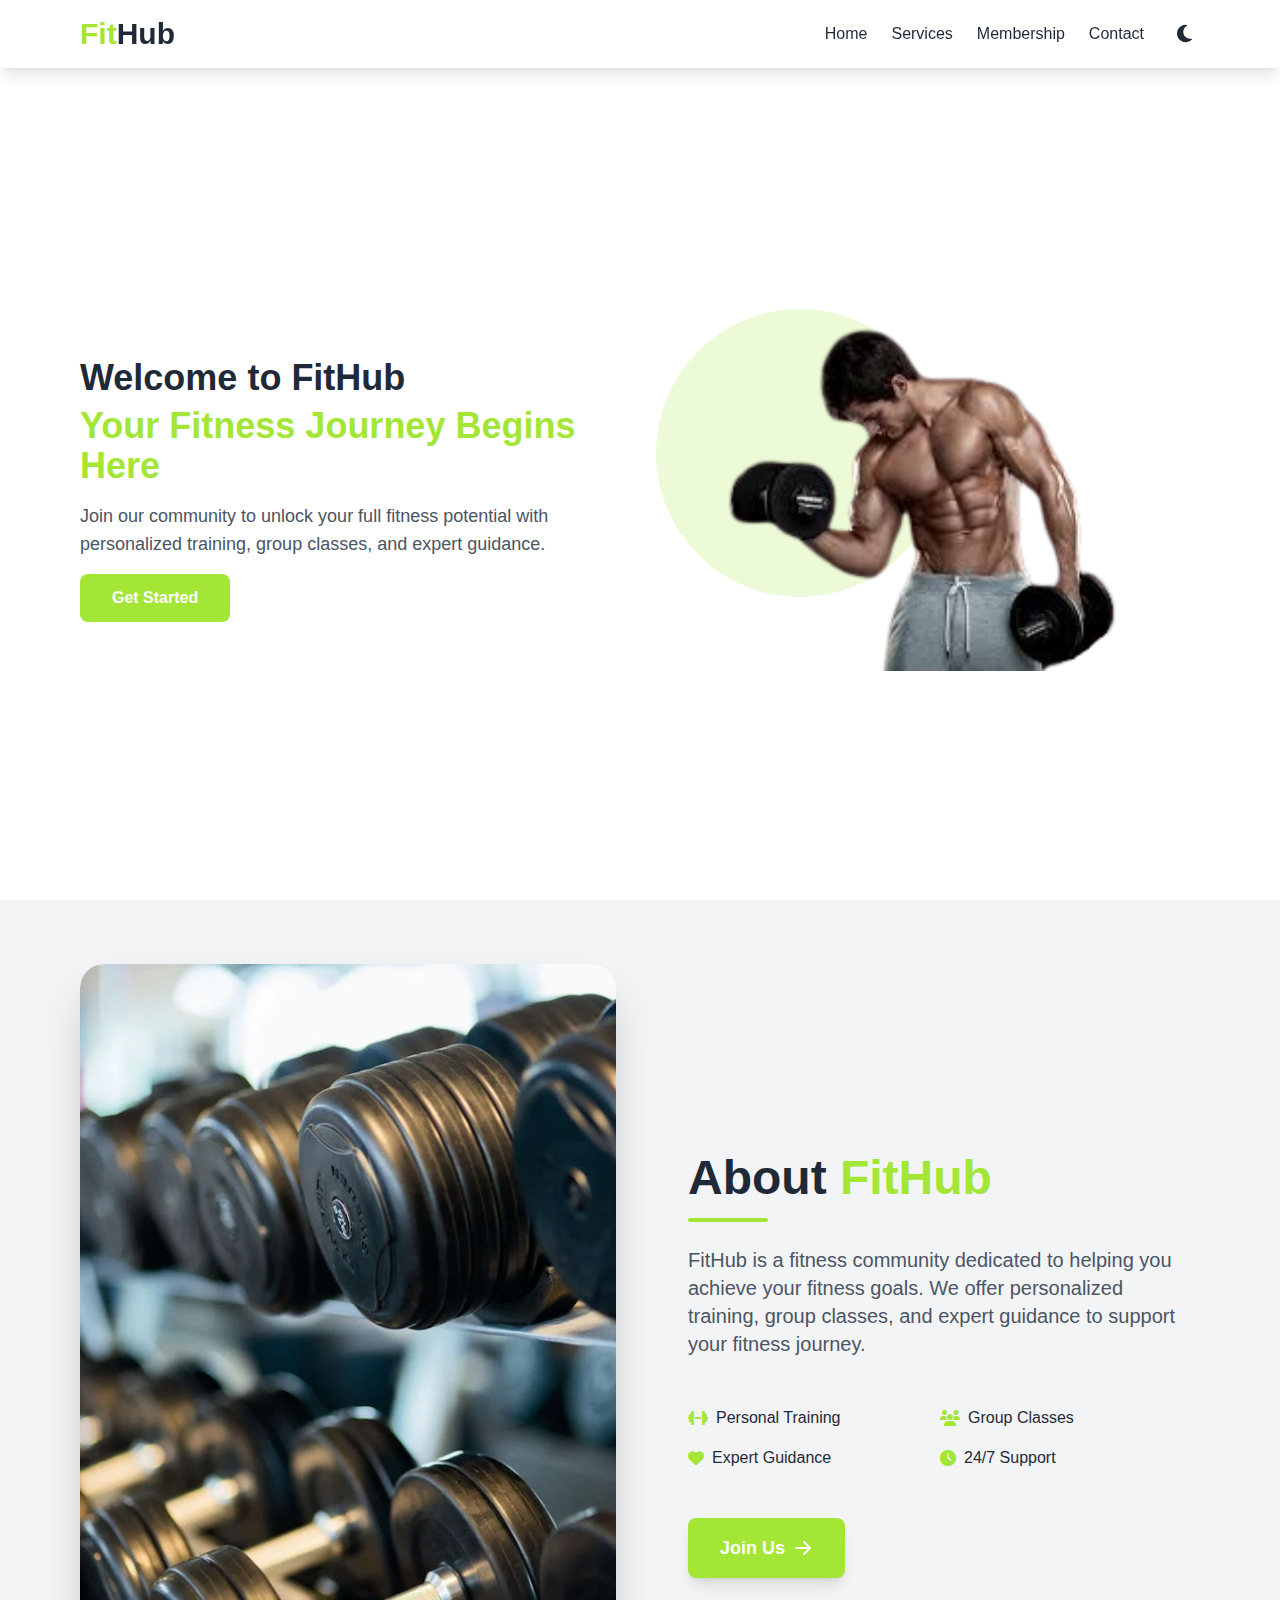
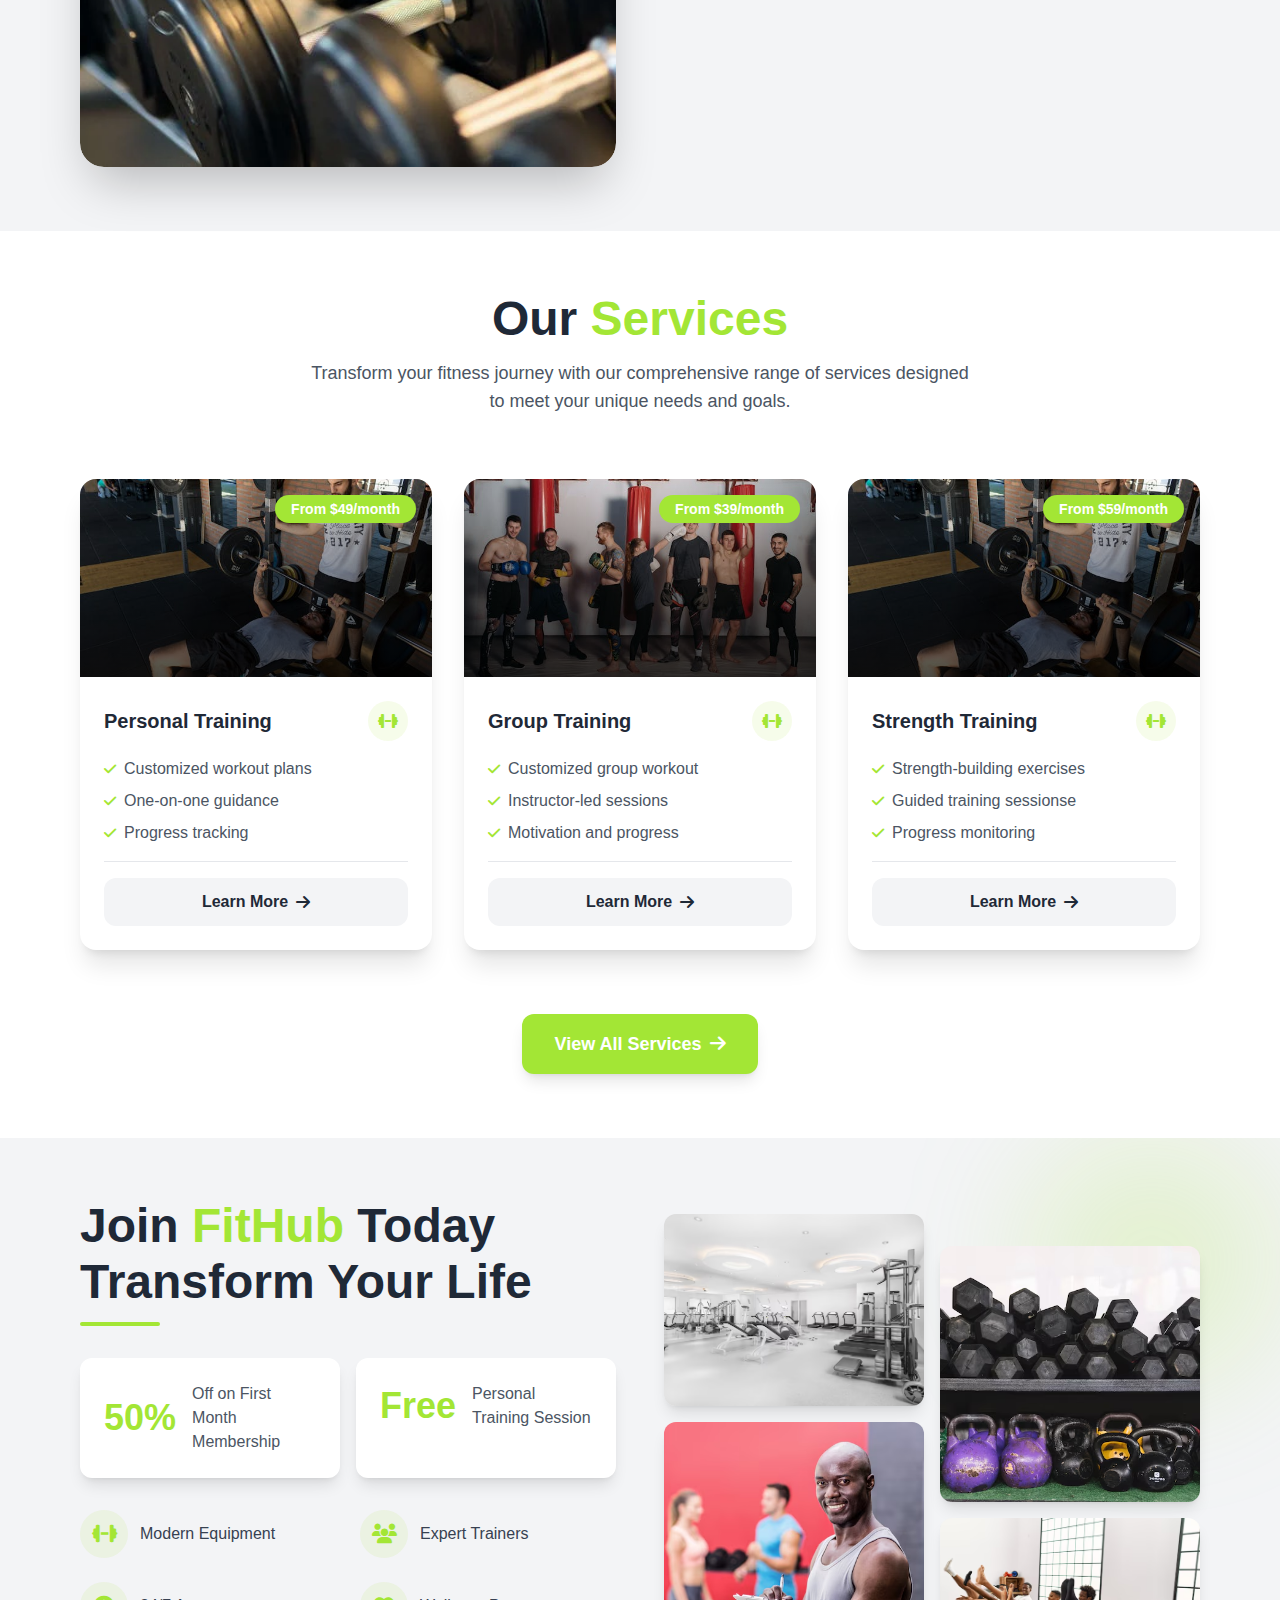
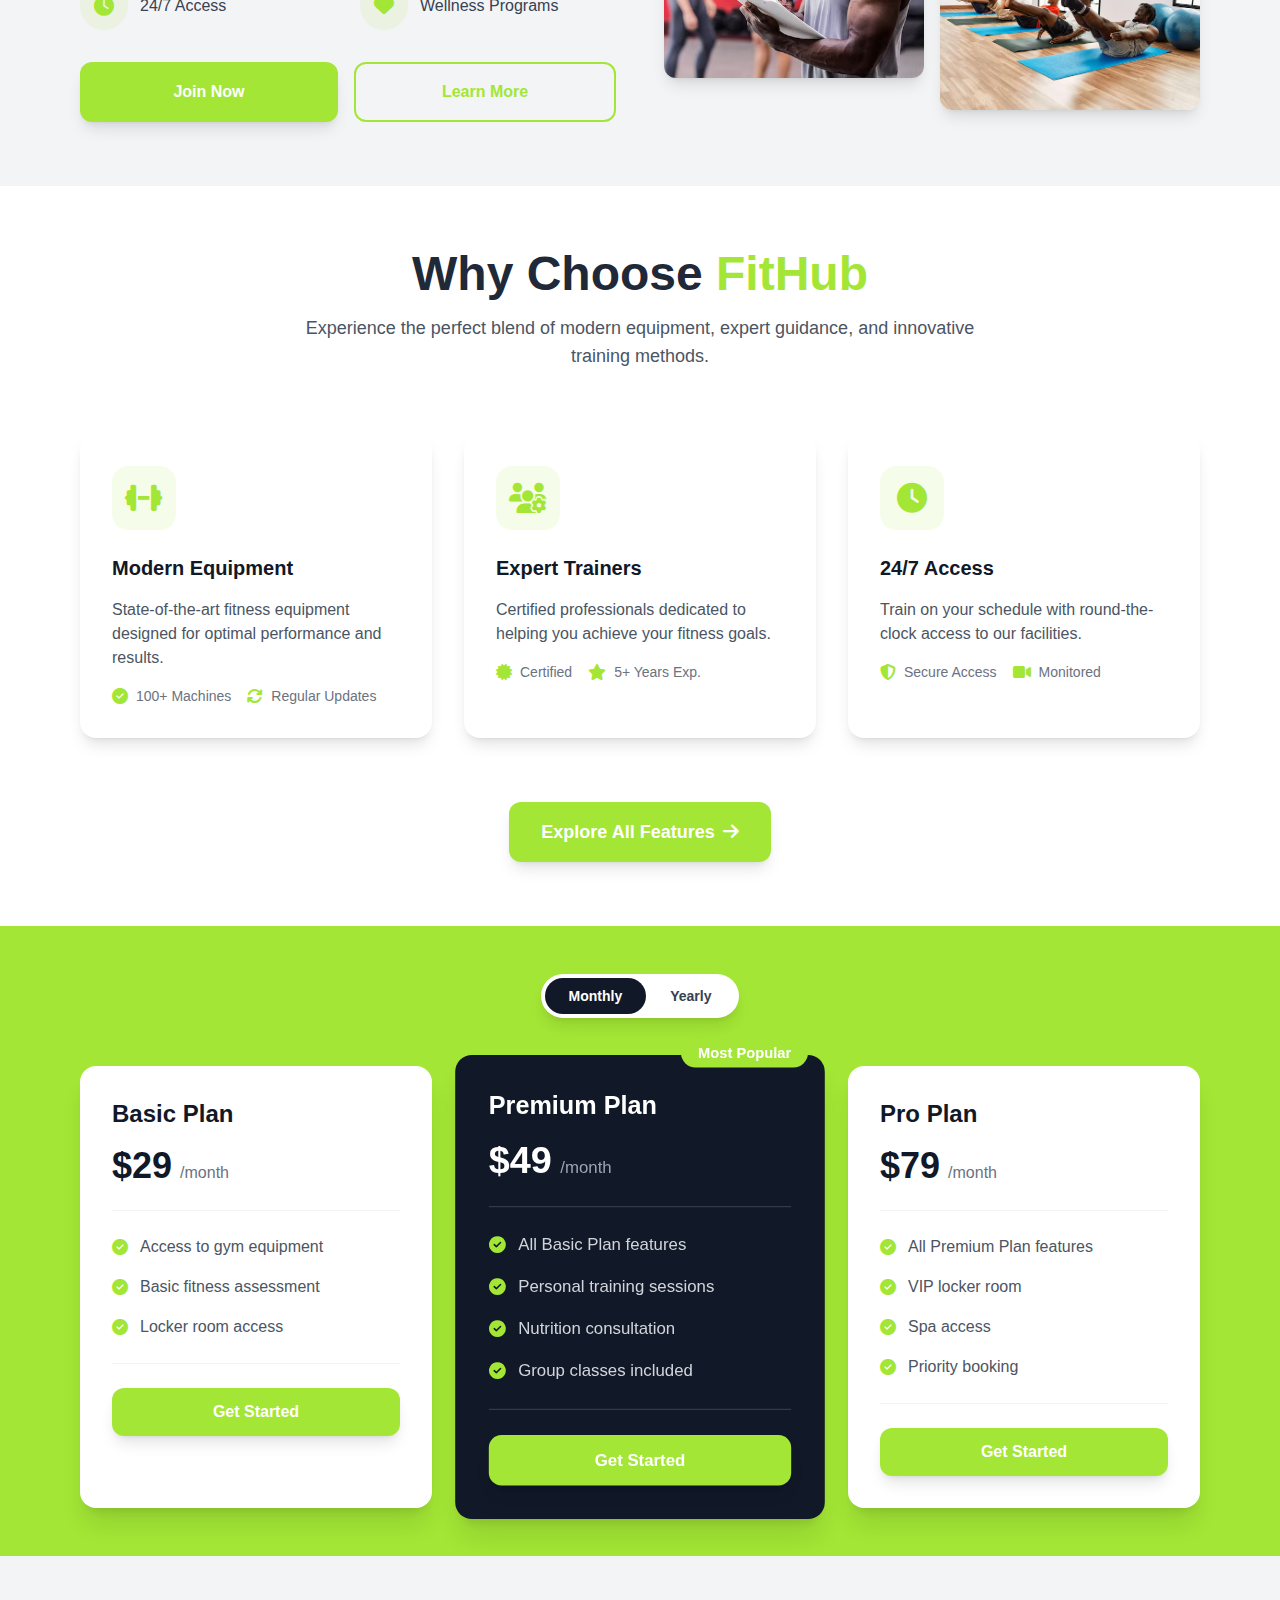
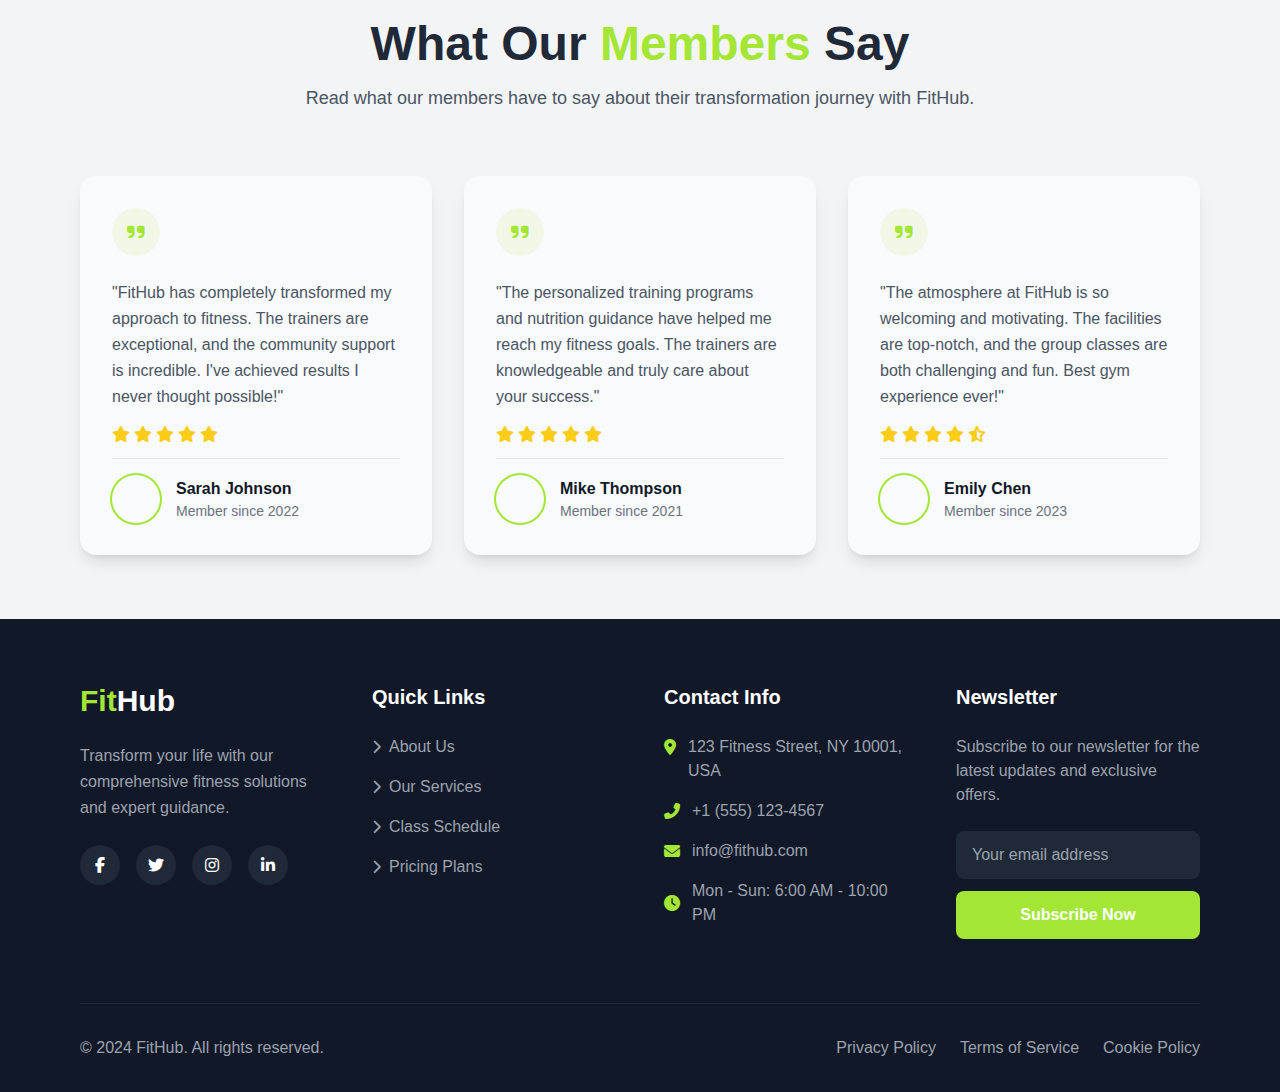
<file: index.html>
<!DOCTYPE html>
<html lang="en">

<head>
    <meta charset="UTF-8">
    <meta name="viewport" content="width=device-width, initial-scale=1.0">
    <title>FitHub</title>
    <link rel="stylesheet" href="src/css/output.css">
    <link rel="stylesheet" href="https://cdnjs.cloudflare.com/ajax/libs/font-awesome/6.7.2/css/all.min.css">
    <style>
        .mobile-menu-enter {
            animation: slideIn 0.3s ease-out forwards;
        }

        .mobile-menu-exit {
            animation: slideOut 0.3s ease-out forwards;
        }

        @keyframes slideIn {
            from {
                transform: translateX(-100%);
                opacity: 0;
            }

            to {
                transform: translateX(0);
                opacity: 1;
            }
        }

        @keyframes slideOut {
            from {
                transform: translateX(0);
                opacity: 1;
            }

            to {
                transform: translateX(-100%);
                opacity: 0;
            }
        }
    </style>
</head>

<body class="font-sans text-gray-800 dark:bg-gray-900 dark:text-white transition-colors duration-200 ease">
    <!-- Header -->
    <header class="bg-white dark:bg-gray-800 w-full shadow-lg fixed top-0 left-0 z-50 transition-colors duration-300">
        <nav class="container mx-auto px-4 py-4 flex items-center justify-between md:px-8 md:py-4 lg:px-20">
            <div class="flex items-center">
                <a href="#" class="font-bold text-2xl lg:text-3xl">
                    <span class="text-lime-400">Fit<span class="dark:text-white text-gray-800">Hub</span></span>
                </a>
            </div>
            <!-- Desktop Navigation -->
            <ul class="hidden md:flex items-center space-x-6">
                <li><a href="index.html" class=" link">Home</a>
                </li>
                <li><a href="service.html" class="link">Services</a>
                </li>
                <li><a href="membership.html" class="link">Membership</a>
                </li>
                <li><a href="contact.html" class="link">Contact</a>
                </li>
                <li>
                    <button id="themeToggle" class="themeToggle">
                        <i class="fa fa-moon dark:fa-sun text-xl"></i>
                    </button>
                </li>
            </ul>
            <div class="md:hidden flex items-center justify-center space-x-2 ">
                <!-- Mobile Menu Button -->
                <button id="mobileMenuBtn" class="inline-flex items-center justify-center">
                    <i class="fa fa-bars text-xl dark:text-white"></i>
                </button>
                <div class="themeToggle">
                    <i class="fa fa-moon dark:fa-sun text-xl inline-flex items-center justify-center"></i>
                </div>
            </div>
        </nav>
    </header>
    <!-- Mobile Navigation -->
    <div id="mobileMenu"
        class="fixed inset-0 bg-white dark:bg-gray-800 z-40 transform translate-x-full transition-transform duration-300 md:hidden">
        <div class="flex justify-end p-4">
            <button id="closeMenu" class="text-2xl">
                <i class="fa fa-times"></i>
            </button>
        </div>
        <ul class="flex flex-col items-center space-y-6 pt-10">
            <li><a href="index.html" class="text-xl link">Home</a>
            </li>
            <li><a href="service.html" class="text-xl link">Services</a>
            </li>
            <li><a href="membership.html" class="text-xl link">Membership</a>
            </li>
            <li><a href="contact.html" class="text-xl link">Contact</a>
            </li>
        </ul>
    </div>
    <!-- Hero Section -->
    <section class="min-h-screen flex items-center pt-20">
        <div class="container mx-auto px-4 grid md:grid-cols-2 gap-8 items-center md:px-8 lg:px-20">
            <div class="space-y-4">
                <h1 class="text-xl md:text-3xl lg:text-4xl font-bold leading-tight">
                    Welcome to FitHub
                    <span class="text-lime-400 block mt-2">Your Fitness Journey Begins Here</span>
                </h1>
                <p class="text-gray-600 dark:text-gray-300 text-lg">
                    Join our community to unlock your full fitness potential with personalized training,
                    group classes, and expert guidance.
                </p>
                <button class="bg-lime-400 hover:bg-lime-500 text-white font-bold px-8 py-3 rounded-lg 
                             transform hover:scale-105 transition-all duration-300">
                    Get Started
                </button>
            </div>
            <div class="relative h-[250px] md:h-full sm:h-full lg:h-full">
                <div class="absolute w-72 h-72 bg-lime-400/20 rounded-full -z-10 animate-pulse"></div>
                <img src="src/assets/Person.png" alt="Fitness Person" class="h-full w-full object-cover" loading="lazy">
            </div>
        </div>
    </section>
    <!-- About Section -->
    <section class="py-16 dark:bg-gray-800 bg-gray-100">
        <div class="container mx-auto px-4 grid md:grid-cols-2 gap-12 items-center md:px-8 lg:px-20">
            <!-- Image Container -->
            <div class="relative group overflow-hidden rounded-3xl shadow-2xl">
                <div class="transform hover:scale-105 transition-transform duration-500 ease-in-out">
                    <img src="src/assets/FitHub_About_img.webp" alt="About FitHub"
                        class="w-full h-full object-cover rounded-3xl shadow-lg" loading="lazy">
                </div>
            </div>
            <!-- Content Container -->
            <div class="space-y-6 px-4 md:px-6">
                <!-- Section Title -->
                <div class="space-y-4">
                    <h2 class="text-3xl md:text-4xl lg:text-5xl font-bold leading-tight">
                        About <span class="text-lime-400">FitHub</span>
                    </h2>
                    <div class="w-20 h-1 bg-lime-400 rounded-full"></div>
                </div>
                <!-- Description -->
                <p class="text-lg md:text-xl text-gray-600 dark:text-gray-300 leading-relaxed">
                    FitHub is a fitness community dedicated to helping you achieve your fitness goals.
                    We offer personalized training, group classes, and expert guidance to support
                    your fitness journey.
                </p>
                <!-- Features Grid -->
                <div class="grid grid-cols-2 gap-4 py-6">
                    <div class="flex items-center space-x-2">
                        <i class="fas fa-dumbbell text-lime-400"></i>
                        <span class="dark:text-gray-300">Personal Training</span>
                    </div>
                    <div class="flex items-center space-x-2">
                        <i class="fas fa-users text-lime-400"></i>
                        <span class="dark:text-gray-300">Group Classes</span>
                    </div>
                    <div class="flex items-center space-x-2">
                        <i class="fas fa-heart text-lime-400"></i>
                        <span class="dark:text-gray-300">Expert Guidance</span>
                    </div>
                    <div class="flex items-center space-x-2">
                        <i class="fas fa-clock text-lime-400"></i>
                        <span class="dark:text-gray-300">24/7 Support</span>
                    </div>
                </div>
                <!-- CTA Button -->
                <button class="group inline-flex items-center px-8 py-4 text-lg font-semibold text-white 
                        bg-lime-400 rounded-lg hover:bg-lime-500 transform hover:-translate-y-1 
                        transition-all duration-300 shadow-lg hover:shadow-xl">
                    Join Us
                    <svg xmlns="http://www.w3.org/2000/svg"
                        class="h-5 w-5 ml-2 group-hover:translate-x-2 transition-transform duration-300"
                        viewBox="0 0 20 20" fill="currentColor">
                        <path fill-rule="evenodd"
                            d="M10.293 3.293a1 1 0 011.414 0l6 6a1 1 0 010 1.414l-6 6a1 1 0 01-1.414-1.414L14.586 11H3a1 1 0 110-2h11.586l-4.293-4.293a1 1 0 010-1.414z"
                            clip-rule="evenodd" />
                    </svg>
                </button>
            </div>
        </div>
    </section>
    <!-- Services Section -->
    <section class="py-16 bg-white dark:bg-gray-900">
        <div class="container mx-auto px-4 md:px-8 lg:px-20">
            <!-- Section Header -->
            <div class="text-center mb-16 space-y-4">
                <h2 class="text-3xl md:text-4xl lg:text-5xl font-bold leading-tight">
                    Our <span class="text-lime-400">Services</span>
                </h2>
                <p class="text-gray-600 dark:text-gray-300 text-lg max-w-2xl mx-auto">
                    Transform your fitness journey with our comprehensive range of services designed to meet your unique
                    needs and goals.
                </p>
            </div>
            <!-- Services Grid -->
            <div class="grid grid-cols-1 md:grid-cols-2 lg:grid-cols-3 gap-8 max-w-7xl mx-auto">
                <!-- Service Card 1 -->
                <div class="group relative bg-white dark:bg-gray-800 rounded-2xl overflow-hidden shadow-xl hover:shadow-2xl 
                        transition-all duration-300 transform hover:-translate-y-2">
                    <!-- Card Image -->
                    <div class="aspect-video relative overflow-hidden">
                        <img src="src/assets/img1.jpeg" alt="Personal Training"
                            class="w-full h-full object-cover transform group-hover:scale-110 transition-transform duration-700"
                            loading="lazy">
                        <div class="absolute inset-0 bg-gradient-to-t from-black/70 to-transparent"></div>
                        <!-- Floating Price Tag -->
                        <div class="floating_price_tag">
                            From $49/month
                        </div>
                    </div>
                    <!-- Card Content -->
                    <div class="p-6 space-y-4">
                        <!-- Title and Icon -->
                        <div class="flex items-center justify-between">
                            <h3 class="text-xl font-bold group-hover:text-lime-400 transition-colors">Personal Training
                            </h3>
                            <span class="w-10 h-10 rounded-full bg-lime-400/10 flex items-center justify-center">
                                <i class="fas fa-dumbbell text-lime-400"></i>
                            </span>
                        </div>
                        <!-- Features List -->
                        <ul class="space-y-2 text-gray-600 dark:text-gray-300">
                            <li class="flex items-center space-x-2">
                                <i class="fas fa-check text-lime-400 text-sm"></i>
                                <span>Customized workout plans</span>
                            </li>
                            <li class="flex items-center space-x-2">
                                <i class="fas fa-check text-lime-400 text-sm"></i>
                                <span>One-on-one guidance</span>
                            </li>
                            <li class="flex items-center space-x-2">
                                <i class="fas fa-check text-lime-400 text-sm"></i>
                                <span>Progress tracking</span>
                            </li>
                        </ul>
                        <!-- Card Footer -->
                        <div class="pt-4 border-t border-gray-200 dark:border-gray-700">
                            <button class="button_service_card">
                                <span>Learn More</span>
                                <i
                                    class="fas fa-arrow-right group-hover:translate-x-2 transition-transform duration-300"></i>
                            </button>
                        </div>
                    </div>
                </div>

                <!-- Service Card 2 -->
                <div class="group relative bg-white dark:bg-gray-800 rounded-2xl overflow-hidden shadow-xl hover:shadow-2xl 
                        transition-all duration-300 transform hover:-translate-y-2">
                    <!-- Card Image -->
                    <div class="aspect-video relative overflow-hidden">
                        <img src="src/assets/img2.jpeg" alt="Personal Training"
                            class="w-full h-full object-cover transform group-hover:scale-110 transition-transform duration-700"
                            loading="lazy">
                        <div class="absolute inset-0 bg-gradient-to-t from-black/70 to-transparent"></div>
                        <!-- Floating Price Tag -->
                        <div class="floating_price_tag">
                            From $39/month
                        </div>
                    </div>
                    <!-- Card Content -->
                    <div class="p-6 space-y-4">
                        <!-- Title and Icon -->
                        <div class="flex items-center justify-between">
                            <h3 class="text-xl font-bold group-hover:text-lime-400 transition-colors">Group Training
                            </h3>
                            <span class="w-10 h-10 rounded-full bg-lime-400/10 flex items-center justify-center">
                                <i class="fas fa-dumbbell text-lime-400"></i>
                            </span>
                        </div>
                        <!-- Features List -->
                        <ul class="space-y-2 text-gray-600 dark:text-gray-300">
                            <li class="flex items-center space-x-2">
                                <i class="fas fa-check text-lime-400 text-sm"></i>
                                <span> Customized group workout</span>
                            </li>
                            <li class="flex items-center space-x-2">
                                <i class="fas fa-check text-lime-400 text-sm"></i>
                                <span>Instructor-led sessions</span>
                            </li>
                            <li class="flex items-center space-x-2">
                                <i class="fas fa-check text-lime-400 text-sm"></i>
                                <span>Motivation and progress</span>
                            </li>
                        </ul>
                        <!-- Card Footer -->
                        <div class="pt-4 border-t border-gray-200 dark:border-gray-700">
                            <button class="button_service_card">
                                <span>Learn More</span>
                                <i
                                    class="fas fa-arrow-right group-hover:translate-x-2 transition-transform duration-300"></i>
                            </button>
                        </div>
                    </div>
                </div>

                <!-- Service Card 3 -->
                <div class="group relative bg-white dark:bg-gray-800 rounded-2xl overflow-hidden shadow-xl hover:shadow-2xl 
                        transition-all duration-300 transform hover:-translate-y-2">
                    <!-- Card Image -->
                    <div class="aspect-video relative overflow-hidden">
                        <img src="src/assets/img1.jpeg" alt="Personal Training"
                            class="w-full h-full object-cover transform group-hover:scale-110 transition-transform duration-700"
                            loading="lazy">
                        <div class="absolute inset-0 bg-gradient-to-t from-black/70 to-transparent"></div>
                        <!-- Floating Price Tag -->
                        <div class="floating_price_tag">
                            From $59/month
                        </div>
                    </div>
                    <!-- Card Content -->
                    <div class="p-6 space-y-4">
                        <!-- Title and Icon -->
                        <div class="flex items-center justify-between">
                            <h3 class="text-xl font-bold group-hover:text-lime-400 transition-colors">Strength Training
                            </h3>
                            <span class="w-10 h-10 rounded-full bg-lime-400/10 flex items-center justify-center">
                                <i class="fas fa-dumbbell text-lime-400"></i>
                            </span>
                        </div>

                        <!-- Features List -->
                        <ul class="space-y-2 text-gray-600 dark:text-gray-300">
                            <li class="flex items-center space-x-2">
                                <i class="fas fa-check text-lime-400 text-sm"></i>
                                <span>Strength-building exercises</span>
                            </li>
                            <li class="flex items-center space-x-2">
                                <i class="fas fa-check text-lime-400 text-sm"></i>
                                <span>Guided training sessionse</span>
                            </li>
                            <li class="flex items-center space-x-2">
                                <i class="fas fa-check text-lime-400 text-sm"></i>
                                <span>Progress monitoring</span>
                            </li>
                        </ul>
                        <!-- Card Footer -->
                        <div class="pt-4 border-t border-gray-200 dark:border-gray-700">
                            <button class="button_service_card">
                                <span>Learn More</span>
                                <i
                                    class="fas fa-arrow-right group-hover:translate-x-2 transition-transform duration-300"></i>
                            </button>
                        </div>
                    </div>
                </div>
            </div>
            <!-- Bottom CTA -->
            <div class="mt-16 text-center">
                <button class="button_service">
                    <span>View All Services</span>
                    <i class="fas fa-arrow-right"></i>
                </button>
            </div>
        </div>
    </section>
    <!-- Advertisement Section -->
    <section class="py-16 bg-gray-100 dark:bg-gray-800 overflow-hidden">
        <div class="container mx-auto px-4 md:px-8 lg:px-20">
            <!-- Main Content -->
            <div class="grid lg:grid-cols-2 gap-12 items-center">
                <!-- Left Content -->
                <div class="space-y-8">
                    <div class="space-y-4">
                        <h2 class="text-3xl md:text-4xl lg:text-5xl font-bold leading-tight">
                            Join <span class="text-lime-400">FitHub</span> Today
                            <span class="block mt-2">Transform Your Life</span>
                        </h2>
                        <div class="w-20 h-1 bg-lime-400 rounded-full"></div>
                    </div>
                    <!-- Promotion Cards -->
                    <div class="grid sm:grid-cols-2 gap-4">
                        <!-- Promo Card 1 -->
                        <div
                            class="bg-white dark:bg-gray-700 p-6 rounded-xl shadow-lg hover:shadow-xl transition-shadow duration-300">
                            <div class="flex items-center space-x-4">
                                <span class="text-4xl font-bold text-lime-400">50%</span>
                                <p class="text-gray-600 dark:text-gray-300">Off on First Month Membership</p>
                            </div>
                        </div>
                        <!-- Promo Card 2 -->
                        <div
                            class="bg-white dark:bg-gray-700 p-6 rounded-xl shadow-lg hover:shadow-xl transition-shadow duration-300">
                            <div class="flex items-center space-x-4">
                                <span class="text-4xl font-bold text-lime-400">Free</span>
                                <p class="text-gray-600 dark:text-gray-300">Personal Training Session</p>
                            </div>
                        </div>
                    </div>
                    <!-- Features List -->
                    <div class="grid sm:grid-cols-2 gap-6">
                        <div class="flex items-center space-x-3">
                            <div class="w-12 h-12 bg-lime-400/10 rounded-full flex items-center justify-center">
                                <i class="fas fa-dumbbell text-lime-400 text-xl"></i>
                            </div>
                            <span class="text-gray-700 dark:text-gray-300">Modern Equipment</span>
                        </div>
                        <div class="flex items-center space-x-3">
                            <div class="w-12 h-12 bg-lime-400/10 rounded-full flex items-center justify-center">
                                <i class="fas fa-users text-lime-400 text-xl"></i>
                            </div>
                            <span class="text-gray-700 dark:text-gray-300">Expert Trainers</span>
                        </div>
                        <div class="flex items-center space-x-3">
                            <div class="w-12 h-12 bg-lime-400/10 rounded-full flex items-center justify-center">
                                <i class="fas fa-clock text-lime-400 text-xl"></i>
                            </div>
                            <span class="text-gray-700 dark:text-gray-300">24/7 Access</span>
                        </div>
                        <div class="flex items-center space-x-3">
                            <div class="w-12 h-12 bg-lime-400/10 rounded-full flex items-center justify-center">
                                <i class="fas fa-heart text-lime-400 text-xl"></i>
                            </div>
                            <span class="text-gray-700 dark:text-gray-300">Wellness Programs</span>
                        </div>
                    </div>
                    <!-- CTA Buttons -->
                    <div class="flex flex-col sm:flex-row gap-4">
                        <button class="flex-1 bg-lime-400 hover:bg-lime-500 text-white font-semibold py-4 px-8 rounded-xl 
                                 transform hover:-translate-y-1 transition-all duration-300 shadow-lg hover:shadow-xl">
                            Join Now
                        </button>
                        <button class="flex-1 border-2 border-lime-400 text-lime-400 hover:bg-lime-400 hover:text-white 
                                 font-semibold py-4 px-8 rounded-xl transition-all duration-300">
                            Learn More
                        </button>
                    </div>
                </div>
                <!-- Right Content - Image Gallery -->
                <div class="grid grid-cols-2 gap-4 relative">
                    <!-- Background Decoration -->
                    <div class="absolute -right-20 -top-20 w-64 h-64 bg-lime-400/20 rounded-full blur-3xl"></div>
                    <!-- Images -->
                    <div class="space-y-4">
                        <img src="src/assets/img4.avif" alt="Gym Facility"
                            class="w-full h-48 object-cover rounded-xl shadow-lg transform hover:scale-105 transition-transform duration-300"
                            loading="lazy">
                        <img src="src/assets/img5.avif" alt="Training Session"
                            class="w-full h-64 object-cover rounded-xl shadow-lg transform hover:scale-105 transition-transform duration-300"
                            loading="lazy">
                    </div>
                    <div class="space-y-4 mt-8">
                        <img src="src/assets/img6.avif" alt="Equipment"
                            class="w-full h-64 object-cover rounded-xl shadow-lg transform hover:scale-105 transition-transform duration-300"
                            loading="lazy">
                        <img src="src/assets/img7.avif" alt="Group Class"
                            class="w-full h-48 object-cover rounded-xl shadow-lg transform hover:scale-105 transition-transform duration-300"
                            loading="lazy">
                    </div>
                </div>
            </div>
        </div>
    </section>
    <!-- Features Section -->
    <section class="py-16 bg-white dark:bg-gray-900 overflow-hidden">
        <div class="container mx-auto px-4 md:px-8 lg:px-20">
            <!-- Section Header -->
            <div class="text-center mb-16 space-y-4">
                <h2 class="text-3xl md:text-4xl lg:text-5xl font-bold leading-tight">
                    Why Choose <span class="text-lime-400">FitHub</span>
                </h2>
                <p class="text-gray-600 dark:text-gray-300 text-lg max-w-2xl mx-auto">
                    Experience the perfect blend of modern equipment, expert guidance, and innovative training methods.
                </p>
            </div>
            <!-- Features Grid -->
            <div class="grid md:grid-cols-2 lg:grid-cols-3 gap-8 max-w-7xl mx-auto">
                <!-- Feature Card 1 -->
                <div class="bg-white dark:bg-gray-700 rounded-2xl p-8 shadow-lg hover:shadow-xl 
                        transition-all duration-300 transform hover:-translate-y-2">
                    <div class="space-y-6">
                        <!-- Icon -->
                        <div class="w-16 h-16 bg-lime-400/10 rounded-2xl flex items-center justify-center">
                            <i class="fas fa-dumbbell text-lime-400 text-3xl"></i>
                        </div>
                        <!-- Content -->
                        <div class="space-y-4">
                            <h3 class="text-xl font-bold text-gray-900 dark:text-white">Modern Equipment</h3>
                            <p class="text-gray-600 dark:text-gray-300">
                                State-of-the-art fitness equipment designed for optimal performance and results.
                            </p>
                            <!-- Stats -->
                            <div class="flex items-center space-x-4">
                                <div class="flex items-center space-x-2">
                                    <i class="fas fa-check-circle text-lime-400"></i>
                                    <span class="text-sm text-gray-500 dark:text-gray-400">100+ Machines</span>
                                </div>
                                <div class="flex items-center space-x-2">
                                    <i class="fas fa-sync text-lime-400"></i>
                                    <span class="text-sm text-gray-500 dark:text-gray-400">Regular Updates</span>
                                </div>
                            </div>
                        </div>
                    </div>
                </div>
                <!-- Feature Card 2 -->
                <div class="bg-white dark:bg-gray-700 rounded-2xl p-8 shadow-lg hover:shadow-xl 
                        transition-all duration-300 transform hover:-translate-y-2">
                    <div class="space-y-6">
                        <div class="w-16 h-16 bg-lime-400/10 rounded-2xl flex items-center justify-center">
                            <i class="fas fa-users-cog text-lime-400 text-3xl"></i>
                        </div>
                        <div class="space-y-4">
                            <h3 class="text-xl font-bold text-gray-900 dark:text-white">Expert Trainers</h3>
                            <p class="text-gray-600 dark:text-gray-300">
                                Certified professionals dedicated to helping you achieve your fitness goals.
                            </p>
                            <div class="flex items-center space-x-4">
                                <div class="flex items-center space-x-2">
                                    <i class="fas fa-certificate text-lime-400"></i>
                                    <span class="text-sm text-gray-500 dark:text-gray-400">Certified</span>
                                </div>
                                <div class="flex items-center space-x-2">
                                    <i class="fas fa-star text-lime-400"></i>
                                    <span class="text-sm text-gray-500 dark:text-gray-400">5+ Years Exp.</span>
                                </div>
                            </div>
                        </div>
                    </div>
                </div>
                <!-- Feature Card 3 -->
                <div class="bg-white dark:bg-gray-700 rounded-2xl p-8 shadow-lg hover:shadow-xl 
                        transition-all duration-300 transform hover:-translate-y-2">
                    <div class="space-y-6">
                        <div class="w-16 h-16 bg-lime-400/10 rounded-2xl flex items-center justify-center">
                            <i class="fas fa-clock text-lime-400 text-3xl"></i>
                        </div>
                        <div class="space-y-4">
                            <h3 class="text-xl font-bold text-gray-900 dark:text-white">24/7 Access</h3>
                            <p class="text-gray-600 dark:text-gray-300">
                                Train on your schedule with round-the-clock access to our facilities.
                            </p>
                            <div class="flex items-center space-x-4">
                                <div class="flex items-center space-x-2">
                                    <i class="fas fa-shield-alt text-lime-400"></i>
                                    <span class="text-sm text-gray-500 dark:text-gray-400">Secure Access</span>
                                </div>
                                <div class="flex items-center space-x-2">
                                    <i class="fas fa-video text-lime-400"></i>
                                    <span class="text-sm text-gray-500 dark:text-gray-400">Monitored</span>
                                </div>
                            </div>
                        </div>
                    </div>
                </div>
            </div>
            <!-- Bottom CTA -->
            <div class="mt-16 text-center">
                <button class="inline-flex items-center px-8 py-4 text-lg font-semibold text-white 
                        bg-lime-400 rounded-xl hover:bg-lime-500 transform hover:-translate-y-1 
                        transition-all duration-300 shadow-lg hover:shadow-xl">
                    <span>Explore All Features</span>
                    <i class="fas fa-arrow-right ml-2"></i>
                </button>
            </div>
        </div>
    </section>
    <!-- Discount Section -->
    <section class="bg-lime-400 py-12 relative overflow-hidden">
        <!-- Background Pattern -->
        <div class="absolute inset-0 opacity-10">
            <div class="absolute inset-0 bg-pattern transform rotate-12 scale-150"></div>
        </div>
        <div class="container mx-auto px-4 md:px-8 lg:px-20 relative">
            <!-- Toggle Container -->
            <div class="flex justify-center mb-12">
                <div class="bg-white dark:bg-gray-800 rounded-full p-1 inline-flex items-center shadow-lg">
                    <button
                        class="px-6 py-2 rounded-full text-sm font-semibold transition-all duration-300 bg-gray-900 text-white">
                        Monthly
                    </button>
                    <button
                        class="px-6 py-2 rounded-full text-sm font-semibold transition-all duration-300 text-gray-700 dark:text-gray-300">
                        Yearly
                    </button>
                </div>
            </div>
            <!-- Price Cards Container -->
            <div class="grid md:grid-cols-2 lg:grid-cols-3 gap-8 max-w-7xl mx-auto">
                <!-- Basic Plan -->
                <div
                    class="bg-white dark:bg-gray-800 rounded-2xl p-8 shadow-xl transform hover:-translate-y-2 transition-all duration-300">
                    <div class="space-y-6">
                        <!-- Plan Header -->
                        <div class="space-y-4">
                            <h3 class="text-2xl font-bold text-gray-900 dark:text-white">Basic Plan</h3>
                            <div class="flex items-baseline">
                                <span class="text-4xl font-bold text-gray-900 dark:text-white">$29</span>
                                <span class="text-gray-500 dark:text-gray-400 ml-2">/month</span>
                            </div>
                        </div>
                        <!-- Features List -->
                        <ul class="space-y-4 py-6 border-y border-gray-100 dark:border-gray-700">
                            <li class="flex items-center space-x-3">
                                <i class="fas fa-check-circle text-lime-400"></i>
                                <span class="text-gray-600 dark:text-gray-300">Access to gym equipment</span>
                            </li>
                            <li class="flex items-center space-x-3">
                                <i class="fas fa-check-circle text-lime-400"></i>
                                <span class="text-gray-600 dark:text-gray-300">Basic fitness assessment</span>
                            </li>
                            <li class="flex items-center space-x-3">
                                <i class="fas fa-check-circle text-lime-400"></i>
                                <span class="text-gray-600 dark:text-gray-300">Locker room access</span>
                            </li>
                        </ul>

                        <!-- CTA Button -->
                        <button class="w-full bg-lime-400 hover:bg-lime-500 text-white font-semibold py-3 px-6 rounded-xl 
                                 transform hover:-translate-y-1 transition-all duration-300 shadow-lg hover:shadow-xl">
                            Get Started
                        </button>
                    </div>
                </div>
                <!-- Premium Plan -->
                <div class="bg-gray-900 dark:bg-gray-700 rounded-2xl p-8 shadow-xl transform hover:-translate-y-2 transition-all duration-300 
                        scale-105 relative">
                    <!-- Popular Badge -->
                    <div
                        class="absolute -top-4 right-4 bg-lime-400 text-white px-4 py-1 rounded-full text-sm font-semibold">
                        Most Popular
                    </div>

                    <div class="space-y-6">
                        <div class="space-y-4">
                            <h3 class="text-2xl font-bold text-white">Premium Plan</h3>
                            <div class="flex items-baseline">
                                <span class="text-4xl font-bold text-white">$49</span>
                                <span class="text-gray-400 ml-2">/month</span>
                            </div>
                        </div>

                        <ul class="space-y-4 py-6 border-y border-gray-700">
                            <li class="flex items-center space-x-3">
                                <i class="fas fa-check-circle text-lime-400"></i>
                                <span class="text-gray-300">All Basic Plan features</span>
                            </li>
                            <li class="flex items-center space-x-3">
                                <i class="fas fa-check-circle text-lime-400"></i>
                                <span class="text-gray-300">Personal training sessions</span>
                            </li>
                            <li class="flex items-center space-x-3">
                                <i class="fas fa-check-circle text-lime-400"></i>
                                <span class="text-gray-300">Nutrition consultation</span>
                            </li>
                            <li class="flex items-center space-x-3">
                                <i class="fas fa-check-circle text-lime-400"></i>
                                <span class="text-gray-300">Group classes included</span>
                            </li>
                        </ul>

                        <button class="w-full bg-lime-400 hover:bg-lime-500 text-white font-semibold py-3 px-6 rounded-xl 
                                 transform hover:-translate-y-1 transition-all duration-300 shadow-lg hover:shadow-xl">
                            Get Started
                        </button>
                    </div>
                </div>
                <!-- Pro Plan -->
                <div
                    class="bg-white dark:bg-gray-800 rounded-2xl p-8 shadow-xl transform hover:-translate-y-2 transition-all duration-300">
                    <div class="space-y-6">
                        <div class="space-y-4">
                            <h3 class="text-2xl font-bold text-gray-900 dark:text-white">Pro Plan</h3>
                            <div class="flex items-baseline">
                                <span class="text-4xl font-bold text-gray-900 dark:text-white">$79</span>
                                <span class="text-gray-500 dark:text-gray-400 ml-2">/month</span>
                            </div>
                        </div>
                        <ul class="space-y-4 py-6 border-y border-gray-100 dark:border-gray-700">
                            <li class="flex items-center space-x-3">
                                <i class="fas fa-check-circle text-lime-400"></i>
                                <span class="text-gray-600 dark:text-gray-300">All Premium Plan features</span>
                            </li>
                            <li class="flex items-center space-x-3">
                                <i class="fas fa-check-circle text-lime-400"></i>
                                <span class="text-gray-600 dark:text-gray-300">VIP locker room</span>
                            </li>
                            <li class="flex items-center space-x-3">
                                <i class="fas fa-check-circle text-lime-400"></i>
                                <span class="text-gray-600 dark:text-gray-300">Spa access</span>
                            </li>
                            <li class="flex items-center space-x-3">
                                <i class="fas fa-check-circle text-lime-400"></i>
                                <span class="text-gray-600 dark:text-gray-300">Priority booking</span>
                            </li>
                        </ul>
                        <button class="w-full bg-lime-400 hover:bg-lime-500 text-white font-semibold py-3 px-6 rounded-xl 
                                 transform hover:-translate-y-1 transition-all duration-300 shadow-lg hover:shadow-xl">
                            Get Started
                        </button>
                    </div>
                </div>
            </div>
        </div>
    </section>
    <!-- Testimonials Section -->
    <section class="py-16 bg-gray-100 dark:bg-gray-800 overflow-hidden">
        <div class="container mx-auto px-4 md:px-8 lg:px-20">
            <!-- Section Header -->
            <div class="text-center mb-16 space-y-4">
                <h2 class="text-3xl md:text-4xl lg:text-5xl font-bold leading-tight">
                    What Our <span class="text-lime-400">Members</span> Say
                </h2>
                <p class="text-gray-600 dark:text-gray-300 text-lg max-w-2xl mx-auto">
                    Read what our members have to say about their transformation journey with FitHub.
                </p>
            </div>
            <!-- Testimonials Grid -->
            <div class="grid md:grid-cols-2 lg:grid-cols-3 gap-8 max-w-7xl mx-auto">
                <!-- Testimonial Card 1 -->
                <div class="Testimonial_Card">
                    <div class="space-y-4">
                        <!-- Quote Icon -->
                        <div class="w-12 h-12 bg-lime-400/10 rounded-full flex items-center justify-center mb-6">
                            <i class="fas fa-quote-right text-lime-400 text-xl"></i>
                        </div>
                        <!-- Testimonial Text -->
                        <p class="text-gray-600 dark:text-gray-300 leading-relaxed">
                            "FitHub has completely transformed my approach to fitness. The trainers are exceptional,
                            and the community support is incredible. I've achieved results I never thought possible!"
                        </p>
                        <!-- Rating Stars -->
                        <div class="flex items-center space-x-1">
                            <i class="fas fa-star text-yellow-400"></i>
                            <i class="fas fa-star text-yellow-400"></i>
                            <i class="fas fa-star text-yellow-400"></i>
                            <i class="fas fa-star text-yellow-400"></i>
                            <i class="fas fa-star text-yellow-400"></i>
                        </div>
                        <!-- Author Info -->
                        <div class="flex items-center space-x-4 pt-4 border-t border-gray-200 dark:border-gray-700">
                            <img src="src/assets/user2.jpg" alt="Sarah Johnson"
                                class="w-12 h-12 rounded-full object-cover ring-2 ring-lime-400" loading="lazy">
                            <div>
                                <h4 class="font-semibold text-gray-900 dark:text-white">Sarah Johnson</h4>
                                <p class="text-sm text-gray-500 dark:text-gray-400">Member since 2022</p>
                            </div>
                        </div>
                    </div>
                </div>
                <!-- Testimonial Card 2 -->
                <div class="Testimonial_Card">
                    <div class="space-y-4">
                        <div class="w-12 h-12 bg-lime-400/10 rounded-full flex items-center justify-center mb-6">
                            <i class="fas fa-quote-right text-lime-400 text-xl"></i>
                        </div>
                        <p class="text-gray-600 dark:text-gray-300 leading-relaxed">
                            "The personalized training programs and nutrition guidance have helped me reach my fitness
                            goals.
                            The trainers are knowledgeable and truly care about your success."
                        </p>
                        <div class="flex items-center space-x-1">
                            <i class="fas fa-star text-yellow-400"></i>
                            <i class="fas fa-star text-yellow-400"></i>
                            <i class="fas fa-star text-yellow-400"></i>
                            <i class="fas fa-star text-yellow-400"></i>
                            <i class="fas fa-star text-yellow-400"></i>
                        </div>
                        <div class="flex items-center space-x-4 pt-4 border-t border-gray-200 dark:border-gray-700">
                            <img src="src/assets/user1.jpg" alt="Mike Thompson"
                                class="w-12 h-12 rounded-full object-cover ring-2 ring-lime-400" loading="lazy">
                            <div>
                                <h4 class="font-semibold text-gray-900 dark:text-white">Mike Thompson</h4>
                                <p class="text-sm text-gray-500 dark:text-gray-400">Member since 2021</p>
                            </div>
                        </div>
                    </div>
                </div>
                <!-- Testimonial Card 3 -->
                <div class="Testimonial_Card">
                    <div class="space-y-4">
                        <div class="w-12 h-12 bg-lime-400/10 rounded-full flex items-center justify-center mb-6">
                            <i class="fas fa-quote-right text-lime-400 text-xl"></i>
                        </div>
                        <p class="text-gray-600 dark:text-gray-300 leading-relaxed">
                            "The atmosphere at FitHub is so welcoming and motivating. The facilities are top-notch,
                            and the group classes are both challenging and fun. Best gym experience ever!"
                        </p>
                        <div class="flex items-center space-x-1">
                            <i class="fas fa-star text-yellow-400"></i>
                            <i class="fas fa-star text-yellow-400"></i>
                            <i class="fas fa-star text-yellow-400"></i>
                            <i class="fas fa-star text-yellow-400"></i>
                            <i class="fas fa-star-half-alt text-yellow-400"></i>
                        </div>
                        <div class="flex items-center space-x-4 pt-4 border-t border-gray-200 dark:border-gray-700">
                            <img src="src/assets/user3.jpg" alt="Emily Chen"
                                class="w-12 h-12 rounded-full object-cover ring-2 ring-lime-400" loading="lazy">
                            <div>
                                <h4 class="font-semibold text-gray-900 dark:text-white">Emily Chen</h4>
                                <p class="text-sm text-gray-500 dark:text-gray-400">Member since 2023</p>
                            </div>
                        </div>
                    </div>
                </div>
            </div>
        </div>
    </section>
    <!-- Footer Section -->
    <footer class="bg-gray-900 text-white pt-16 pb-8">
        <div class="container mx-auto px-4 md:px-8 lg:px-20">
            <!-- Footer Grid -->
            <div class="grid grid-cols-1 md:grid-cols-2 lg:grid-cols-4 gap-12 mb-16">
                <!-- Company Info -->
                <div class="space-y-6">
                    <a href="#" class="inline-block">
                        <span class="text-3xl font-bold">
                            <span class="text-lime-400">Fit</span>Hub
                        </span>
                    </a>
                    <p class="text-gray-400 leading-relaxed">
                        Transform your life with our comprehensive fitness solutions and expert guidance.
                    </p>
                    <!-- Social Links -->
                    <div class="flex space-x-4">
                        <a href="#" class="w-10 h-10 bg-gray-800 rounded-full flex items-center justify-center 
                                    hover:bg-lime-400 transition-colors duration-300">
                            <i class="fab fa-facebook-f"></i>
                        </a>
                        <a href="#" class="w-10 h-10 bg-gray-800 rounded-full flex items-center justify-center 
                                    hover:bg-lime-400 transition-colors duration-300">
                            <i class="fab fa-twitter"></i>
                        </a>
                        <a href="#" class="w-10 h-10 bg-gray-800 rounded-full flex items-center justify-center 
                                    hover:bg-lime-400 transition-colors duration-300">
                            <i class="fab fa-instagram"></i>
                        </a>
                        <a href="#" class="w-10 h-10 bg-gray-800 rounded-full flex items-center justify-center 
                                    hover:bg-lime-400 transition-colors duration-300">
                            <i class="fab fa-linkedin-in"></i>
                        </a>
                    </div>
                </div>
                <!-- Quick Links -->
                <div class="space-y-6">
                    <h3 class="text-xl font-semibold">Quick Links</h3>
                    <ul class="space-y-4">
                        <li>
                            <a href="#"
                                class="text-gray-400 hover:text-lime-400 transition-colors duration-300 flex items-center">
                                <i class="fas fa-chevron-right mr-2 text-sm"></i>
                                About Us
                            </a>
                        </li>
                        <li>
                            <a href="#"
                                class="text-gray-400 hover:text-lime-400 transition-colors duration-300 flex items-center">
                                <i class="fas fa-chevron-right mr-2 text-sm"></i>
                                Our Services
                            </a>
                        </li>
                        <li>
                            <a href="#"
                                class="text-gray-400 hover:text-lime-400 transition-colors duration-300 flex items-center">
                                <i class="fas fa-chevron-right mr-2 text-sm"></i>
                                Class Schedule
                            </a>
                        </li>
                        <li>
                            <a href="#"
                                class="text-gray-400 hover:text-lime-400 transition-colors duration-300 flex items-center">
                                <i class="fas fa-chevron-right mr-2 text-sm"></i>
                                Pricing Plans
                            </a>
                        </li>
                    </ul>
                </div>
                <!-- Contact Info -->
                <div class="space-y-6">
                    <h3 class="text-xl font-semibold">Contact Info</h3>
                    <ul class="space-y-4">
                        <li class="flex items-start space-x-3">
                            <i class="fas fa-map-marker-alt mt-1 text-lime-400"></i>
                            <span class="text-gray-400">123 Fitness Street, NY 10001, USA</span>
                        </li>
                        <li class="flex items-center space-x-3">
                            <i class="fas fa-phone-alt text-lime-400"></i>
                            <span class="text-gray-400">+1 (555) 123-4567</span>
                        </li>
                        <li class="flex items-center space-x-3">
                            <i class="fas fa-envelope text-lime-400"></i>
                            <span class="text-gray-400">info@fithub.com</span>
                        </li>
                        <li class="flex items-center space-x-3">
                            <i class="fas fa-clock text-lime-400"></i>
                            <span class="text-gray-400">Mon - Sun: 6:00 AM - 10:00 PM</span>
                        </li>
                    </ul>
                </div>
                <!-- Newsletter -->
                <div class="space-y-6">
                    <h3 class="text-xl font-semibold">Newsletter</h3>
                    <p class="text-gray-400">
                        Subscribe to our newsletter for the latest updates and exclusive offers.
                    </p>
                    <form class="space-y-3">
                        <div class="relative">
                            <input type="email" placeholder="Your email address"
                                class="w-full bg-gray-800 rounded-lg py-3 px-4 text-gray-300 focus:outline-none focus:ring-2 focus:ring-lime-400">
                        </div>
                        <button class="w-full bg-lime-400 hover:bg-lime-500 text-white font-semibold py-3 px-6 rounded-lg 
                                 transition-all duration-300 transform hover:-translate-y-1">
                            Subscribe Now
                        </button>
                    </form>
                </div>
            </div>
            <!-- Bottom Bar -->
            <div class="border-t border-gray-800 pt-8">
                <div class="flex flex-col md:flex-row justify-between items-center space-y-4 md:space-y-0">
                    <p class="text-gray-400 text-center md:text-left">
                        © 2024 FitHub. All rights reserved.
                    </p>
                    <div class="flex space-x-6">
                        <a href="#" class="text-gray-400 hover:text-lime-400 transition-colors duration-300">
                            Privacy Policy
                        </a>
                        <a href="#" class="text-gray-400 hover:text-lime-400 transition-colors duration-300">
                            Terms of Service
                        </a>
                        <a href="#" class="text-gray-400 hover:text-lime-400 transition-colors duration-300">
                            Cookie Policy
                        </a>
                    </div>
                </div>
            </div>
        </div>
    </footer>







    <script src="src/js/main.js">

    </script>
</body>

</html>
</file>
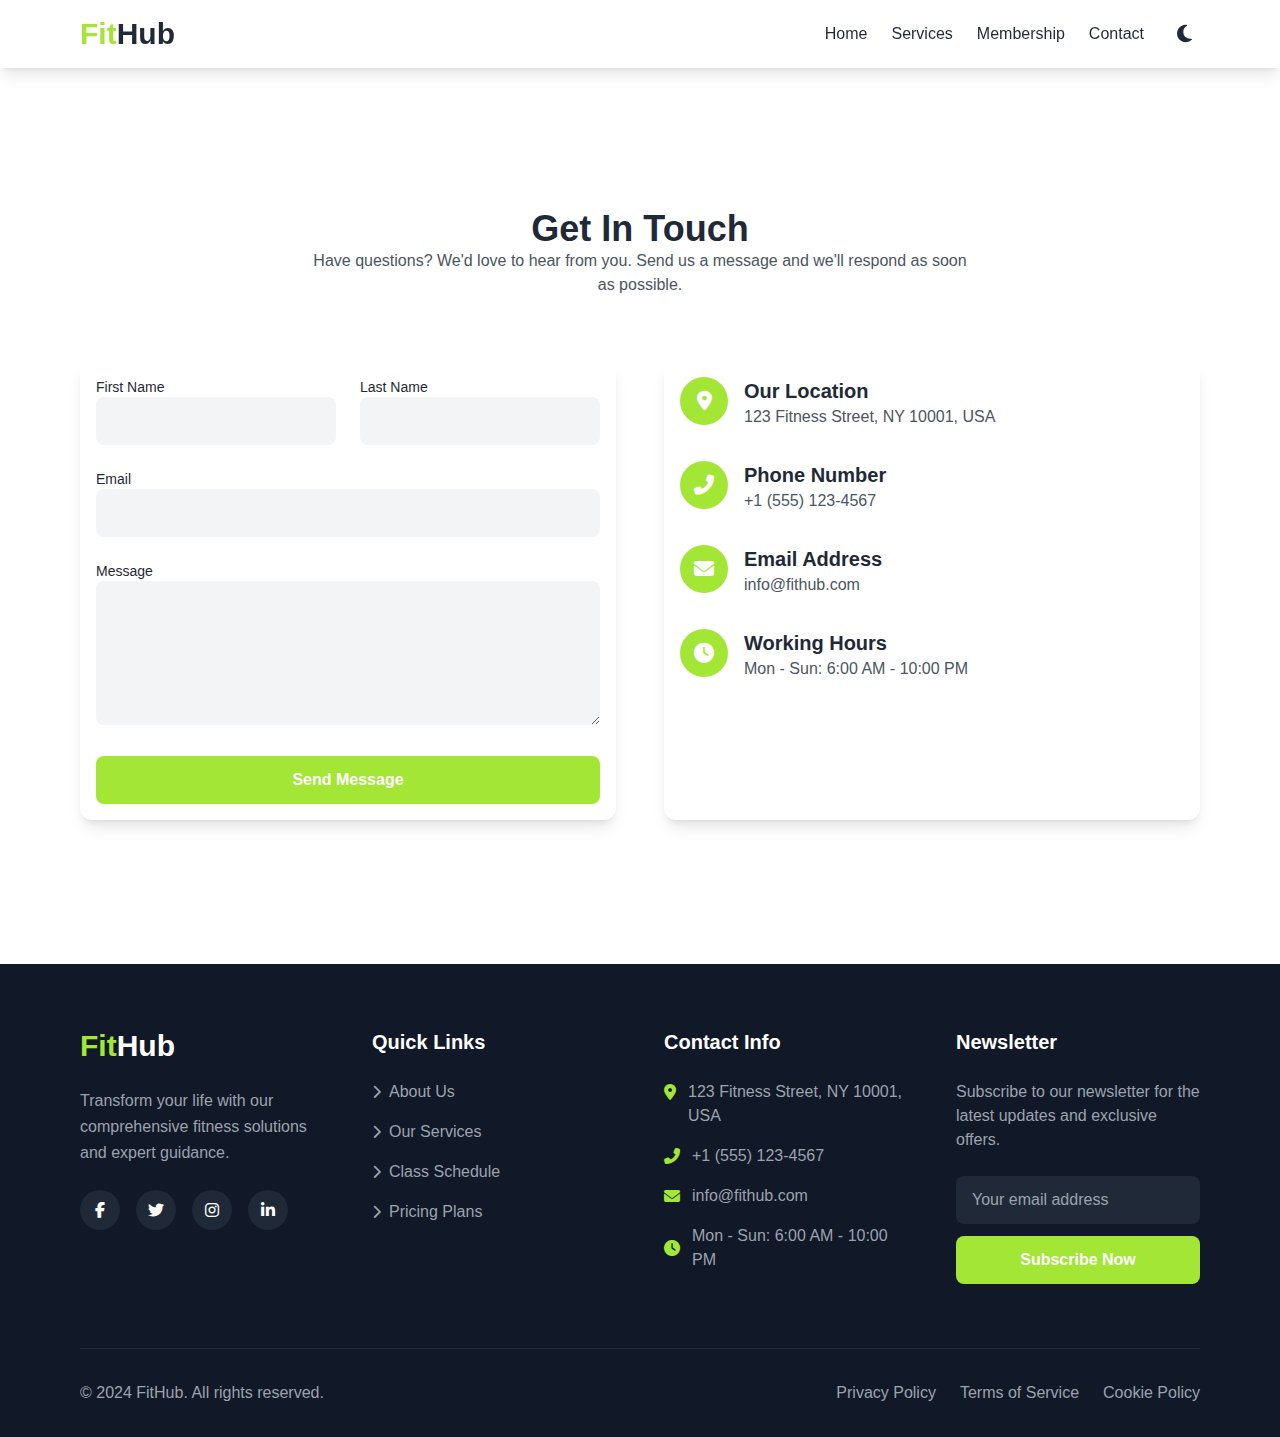
<file: contact.html>
<!DOCTYPE html>
<html lang="en">

<head>
    <meta charset="UTF-8">
    <meta name="viewport" content="width=device-width, initial-scale=1.0">
    <title>FitHub</title>
    <link rel="stylesheet" href="src/css/output.css">
    <link rel="stylesheet" href="https://cdnjs.cloudflare.com/ajax/libs/font-awesome/6.7.2/css/all.min.css">
    <style>
        .mobile-menu-enter {
            animation: slideIn 0.3s ease-out forwards;
        }

        .mobile-menu-exit {
            animation: slideOut 0.3s ease-out forwards;
        }

        @keyframes slideIn {
            from {
                transform: translateX(-100%);
                opacity: 0;
            }

            to {
                transform: translateX(0);
                opacity: 1;
            }
        }

        @keyframes slideOut {
            from {
                transform: translateX(0);
                opacity: 1;
            }

            to {
                transform: translateX(-100%);
                opacity: 0;
            }
        }
    </style>
</head>

<body class="font-sans text-gray-800 dark:bg-gray-900 dark:text-white transition-colors duration-200 ease">
    <!-- Header -->
    <header class="bg-white dark:bg-gray-800 w-full shadow-lg fixed top-0 left-0 z-50 transition-colors duration-300">
        <nav class="container mx-auto px-4 py-4 flex items-center justify-between md:px-8 md:py-4 lg:px-20">
            <div class="flex items-center">
                <a href="#" class="font-bold text-2xl lg:text-3xl">
                    <span class="text-lime-400">Fit<span class="dark:text-white text-gray-800">Hub</span></span>
                </a>
            </div>
            <!-- Desktop Navigation -->
            <ul class="hidden md:flex items-center space-x-6">
                <li><a href="index.html" class=" link">Home</a>
                </li>
                <li><a href="service.html" class="link">Services</a>
                </li>
                <li><a href="membership.html" class="link">Membership</a>
                </li>
                <li><a href="contact.html" class="link">Contact</a>
                </li>
                <li>
                    <button id="themeToggle" class="themeToggle">
                        <i class="fa fa-moon dark:fa-sun text-xl"></i>
                    </button>
                </li>
            </ul>
            <div class="md:hidden flex items-center justify-center space-x-2 ">
                <!-- Mobile Menu Button -->
                <button id="mobileMenuBtn" class="inline-flex items-center justify-center">
                    <i class="fa fa-bars text-xl dark:text-white"></i>
                </button>
                <div class="themeToggle">
                    <i class="fa fa-moon dark:fa-sun text-xl inline-flex items-center justify-center"></i>
                </div>
            </div>
        </nav>
    </header>
    <!-- Mobile Navigation -->
    <div id="mobileMenu"
        class="fixed inset-0 bg-white dark:bg-gray-800 z-40 transform translate-x-full transition-transform duration-300 md:hidden">
        <div class="flex justify-end p-4">
            <button id="closeMenu" class="text-2xl">
                <i class="fa fa-times"></i>
            </button>
        </div>
        <ul class="flex flex-col items-center space-y-6 pt-10">
            <li><a href="index.html" class="text-xl link">Home</a>
            </li>
            <li><a href="service.html" class="text-xl link">Services</a>
            </li>
            <li><a href="membership.html" class="text-xl link">Membership</a>
            </li>
            <li><a href="contact.html" class="text-xl link">Contact</a>
            </li>
        </ul>
    </div>
    <!-- Contact Section -->
    <section class="flex items-center justify-center py-16 mt-16 bg-gray-50 dark:bg-gray-700 min-h-screen">
        <div class="container mx-auto px-4 md:px-8 lg:px-20 py-32">
            <!-- Section Header -->
            <div class="text-center mb-16">
                <h2 class="text-4xl font-bold mb-4">Get In Touch</h2>
                <p class="text-gray-600 dark:text-gray-400 max-w-2xl mx-auto">
                    Have questions? We'd love to hear from you. Send us a message and we'll respond as soon as possible.
                </p>
            </div>
            <!-- Contact Grid -->
            <div class="grid grid-cols-1 lg:grid-cols-2 gap-12">
                <!-- Contact Form -->
                <div class="bg-white dark:bg-gray-800 rounded-xl shadow-lg p-4 w-full">
                    <form class="space-y-6">
                        <div class="grid grid-cols-1 md:grid-cols-2 gap-6">
                            <div>
                                <label class="block text-sm font-medium mb-2">First Name</label>
                                <input type="text"
                                    class="w-full px-4 py-3 rounded-lg bg-gray-100 dark:bg-gray-700 border-transparent focus:border-lime-400 focus:ring-2 focus:ring-lime-400">
                            </div>
                            <div>
                                <label class="block text-sm font-medium mb-2">Last Name</label>
                                <input type="text"
                                    class="w-full px-4 py-3 rounded-lg bg-gray-100 dark:bg-gray-700 border-transparent focus:border-lime-400 focus:ring-2 focus:ring-lime-400">
                            </div>
                        </div>
                        <div>
                            <label class="block text-sm font-medium mb-2">Email</label>
                            <input type="email"
                                class="w-full px-4 py-3 rounded-lg bg-gray-100 dark:bg-gray-700 border-transparent focus:border-lime-400 focus:ring-2 focus:ring-lime-400">
                        </div>
                        <div>
                            <label class="block text-sm font-medium mb-2">Message</label>
                            <textarea rows="5"
                                class="w-full px-4 py-3 rounded-lg bg-gray-100 dark:bg-gray-700 border-transparent focus:border-lime-400 focus:ring-2 focus:ring-lime-400"></textarea>
                        </div>
                        <button
                            class="w-full bg-lime-400 hover:bg-lime-500 text-white font-semibold py-3 px-6 rounded-lg transition-all duration-300 transform hover:-translate-y-1">
                            Send Message
                        </button>
                    </form>
                </div>
                <!-- Contact Information -->
                <div class="bg-white dark:bg-gray-800 rounded-xl shadow-lg p-4 md:p-8">
                    <div class="space-y-8">
                        <!-- Contact Items -->
                        <div class="flex items-start space-x-4">
                            <div
                                class="w-12 h-12 bg-lime-400 rounded-full flex items-center justify-center flex-shrink-0">
                                <i class="fas fa-map-marker-alt text-white text-xl"></i>
                            </div>
                            <div>
                                <h3 class="font-semibold text-xl mb-2">Our Location</h3>
                                <p class="text-gray-600 dark:text-gray-400">123 Fitness Street, NY 10001, USA</p>
                            </div>
                        </div>

                        <div class="flex items-start space-x-4">
                            <div
                                class="w-12 h-12 bg-lime-400 rounded-full flex items-center justify-center flex-shrink-0">
                                <i class="fas fa-phone-alt text-white text-xl"></i>
                            </div>
                            <div>
                                <h3 class="font-semibold text-xl mb-2">Phone Number</h3>
                                <p class="text-gray-600 dark:text-gray-400">+1 (555) 123-4567</p>
                            </div>
                        </div>

                        <div class="flex items-start space-x-4">
                            <div
                                class="w-12 h-12 bg-lime-400 rounded-full flex items-center justify-center flex-shrink-0">
                                <i class="fas fa-envelope text-white text-xl"></i>
                            </div>
                            <div>
                                <h3 class="font-semibold text-xl mb-2">Email Address</h3>
                                <p class="text-gray-600 dark:text-gray-400">info@fithub.com</p>
                            </div>
                        </div>

                        <div class="flex items-start space-x-4">
                            <div
                                class="w-12 h-12 bg-lime-400 rounded-full flex items-center justify-center flex-shrink-0">
                                <i class="fas fa-clock text-white text-xl"></i>
                            </div>
                            <div>
                                <h3 class="font-semibold text-xl mb-2">Working Hours</h3>
                                <p class="text-gray-600 dark:text-gray-400">Mon - Sun: 6:00 AM - 10:00 PM</p>
                            </div>
                        </div>
                    </div>
                </div>
            </div>
        </div>
    </section>
    <!-- Footer Section -->
    <footer class="bg-gray-900 text-white pt-16 pb-8">
        <div class="container mx-auto px-4 md:px-8 lg:px-20">
            <!-- Footer Grid -->
            <div class="grid grid-cols-1 md:grid-cols-2 lg:grid-cols-4 gap-12 mb-16">
                <!-- Company Info -->
                <div class="space-y-6">
                    <a href="#" class="inline-block">
                        <span class="text-3xl font-bold">
                            <span class="text-lime-400">Fit</span>Hub
                        </span>
                    </a>
                    <p class="text-gray-400 leading-relaxed">
                        Transform your life with our comprehensive fitness solutions and expert guidance.
                    </p>
                    <!-- Social Links -->
                    <div class="flex space-x-4">
                        <a href="#" class="w-10 h-10 bg-gray-800 rounded-full flex items-center justify-center 
                                hover:bg-lime-400 transition-colors duration-300">
                            <i class="fab fa-facebook-f"></i>
                        </a>
                        <a href="#" class="w-10 h-10 bg-gray-800 rounded-full flex items-center justify-center 
                                hover:bg-lime-400 transition-colors duration-300">
                            <i class="fab fa-twitter"></i>
                        </a>
                        <a href="#" class="w-10 h-10 bg-gray-800 rounded-full flex items-center justify-center 
                                hover:bg-lime-400 transition-colors duration-300">
                            <i class="fab fa-instagram"></i>
                        </a>
                        <a href="#" class="w-10 h-10 bg-gray-800 rounded-full flex items-center justify-center 
                                hover:bg-lime-400 transition-colors duration-300">
                            <i class="fab fa-linkedin-in"></i>
                        </a>
                    </div>
                </div>
                <!-- Quick Links -->
                <div class="space-y-6">
                    <h3 class="text-xl font-semibold">Quick Links</h3>
                    <ul class="space-y-4">
                        <li>
                            <a href="#"
                                class="text-gray-400 hover:text-lime-400 transition-colors duration-300 flex items-center">
                                <i class="fas fa-chevron-right mr-2 text-sm"></i>
                                About Us
                            </a>
                        </li>
                        <li>
                            <a href="#"
                                class="text-gray-400 hover:text-lime-400 transition-colors duration-300 flex items-center">
                                <i class="fas fa-chevron-right mr-2 text-sm"></i>
                                Our Services
                            </a>
                        </li>
                        <li>
                            <a href="#"
                                class="text-gray-400 hover:text-lime-400 transition-colors duration-300 flex items-center">
                                <i class="fas fa-chevron-right mr-2 text-sm"></i>
                                Class Schedule
                            </a>
                        </li>
                        <li>
                            <a href="#"
                                class="text-gray-400 hover:text-lime-400 transition-colors duration-300 flex items-center">
                                <i class="fas fa-chevron-right mr-2 text-sm"></i>
                                Pricing Plans
                            </a>
                        </li>
                    </ul>
                </div>
                <!-- Contact Info -->
                <div class="space-y-6">
                    <h3 class="text-xl font-semibold">Contact Info</h3>
                    <ul class="space-y-4">
                        <li class="flex items-start space-x-3">
                            <i class="fas fa-map-marker-alt mt-1 text-lime-400"></i>
                            <span class="text-gray-400">123 Fitness Street, NY 10001, USA</span>
                        </li>
                        <li class="flex items-center space-x-3">
                            <i class="fas fa-phone-alt text-lime-400"></i>
                            <span class="text-gray-400">+1 (555) 123-4567</span>
                        </li>
                        <li class="flex items-center space-x-3">
                            <i class="fas fa-envelope text-lime-400"></i>
                            <span class="text-gray-400">info@fithub.com</span>
                        </li>
                        <li class="flex items-center space-x-3">
                            <i class="fas fa-clock text-lime-400"></i>
                            <span class="text-gray-400">Mon - Sun: 6:00 AM - 10:00 PM</span>
                        </li>
                    </ul>
                </div>
                <!-- Newsletter -->
                <div class="space-y-6">
                    <h3 class="text-xl font-semibold">Newsletter</h3>
                    <p class="text-gray-400">
                        Subscribe to our newsletter for the latest updates and exclusive offers.
                    </p>
                    <form class="space-y-3">
                        <div class="relative">
                            <input type="email" placeholder="Your email address"
                                class="w-full bg-gray-800 rounded-lg py-3 px-4 text-gray-300 focus:outline-none focus:ring-2 focus:ring-lime-400">
                        </div>
                        <button class="w-full bg-lime-400 hover:bg-lime-500 text-white font-semibold py-3 px-6 rounded-lg 
                             transition-all duration-300 transform hover:-translate-y-1">
                            Subscribe Now
                        </button>
                    </form>
                </div>
            </div>
            <!-- Bottom Bar -->
            <div class="border-t border-gray-800 pt-8">
                <div class="flex flex-col md:flex-row justify-between items-center space-y-4 md:space-y-0">
                    <p class="text-gray-400 text-center md:text-left">
                        © 2024 FitHub. All rights reserved.
                    </p>
                    <div class="flex space-x-6">
                        <a href="#" class="text-gray-400 hover:text-lime-400 transition-colors duration-300">
                            Privacy Policy
                        </a>
                        <a href="#" class="text-gray-400 hover:text-lime-400 transition-colors duration-300">
                            Terms of Service
                        </a>
                        <a href="#" class="text-gray-400 hover:text-lime-400 transition-colors duration-300">
                            Cookie Policy
                        </a>
                    </div>
                </div>
            </div>
        </div>
    </footer>




    <script src="src/js/main.js"> </script>
</body>

</html>
</file>
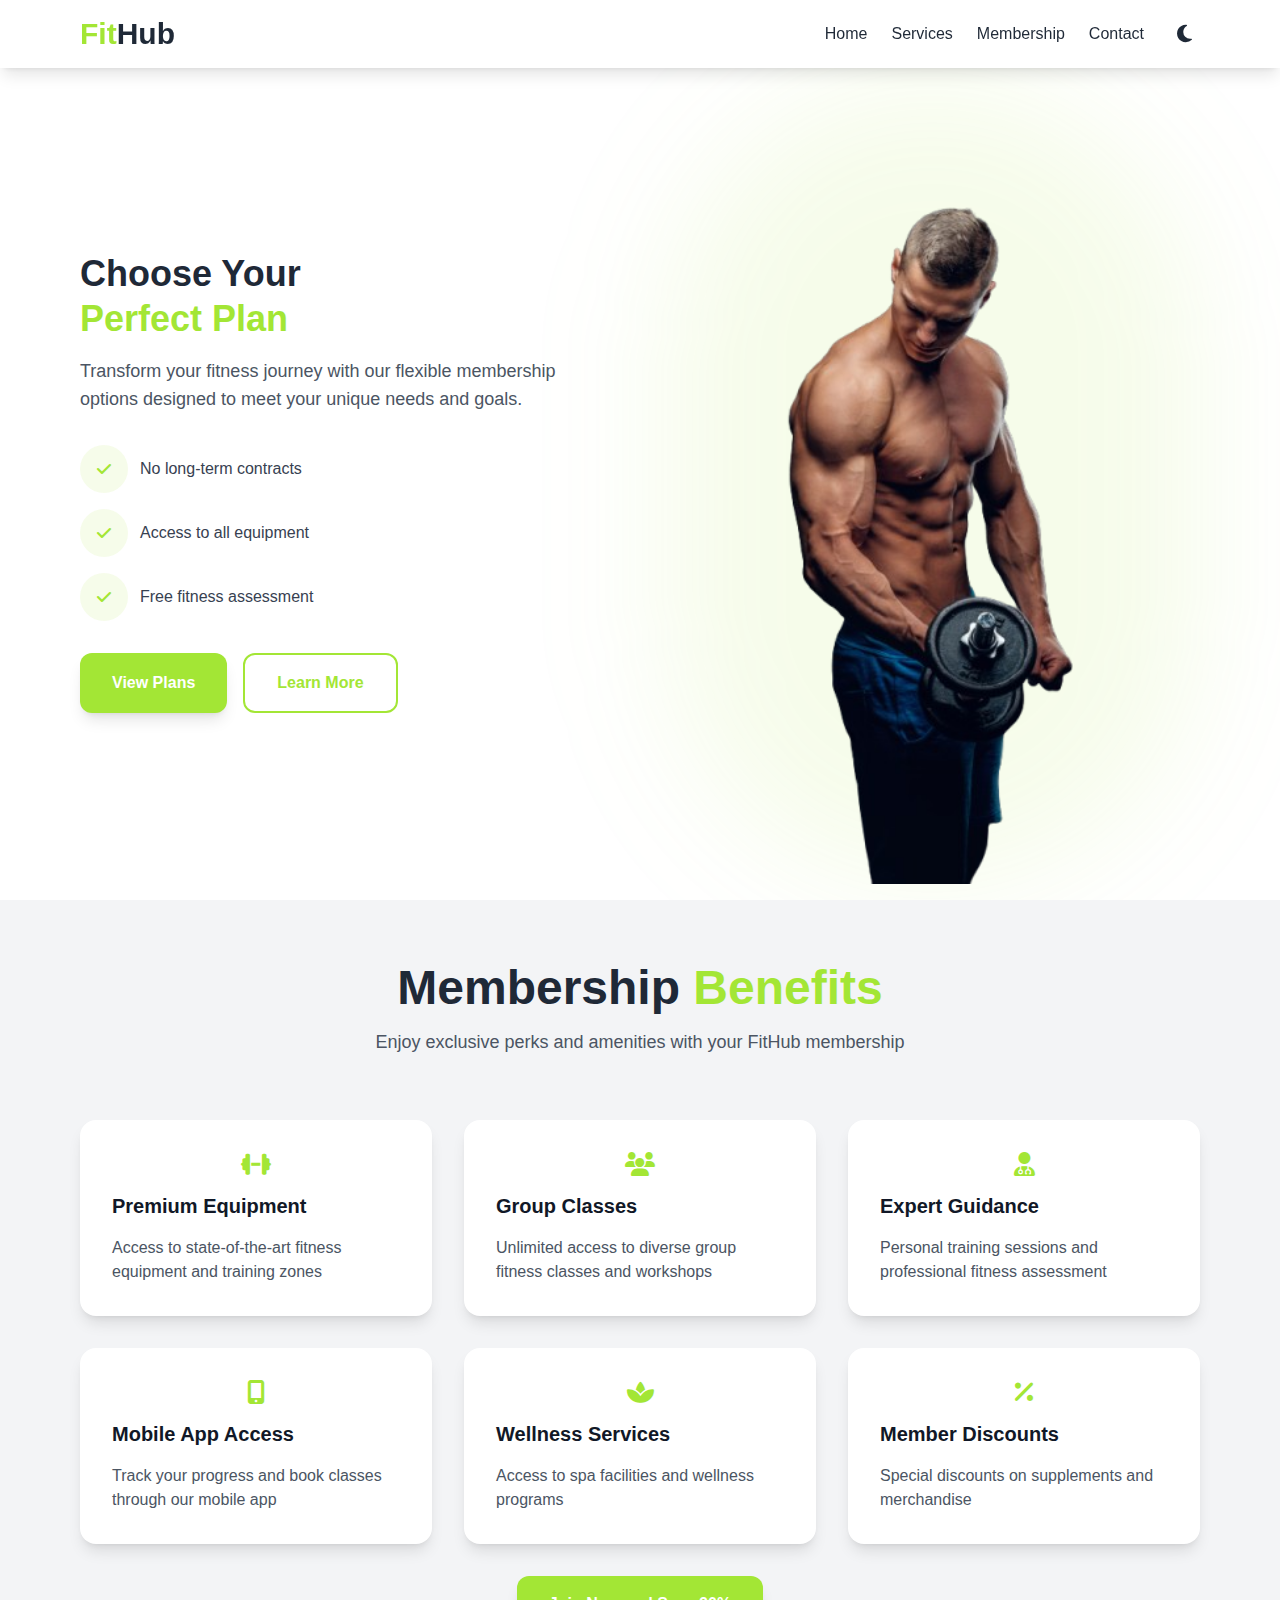
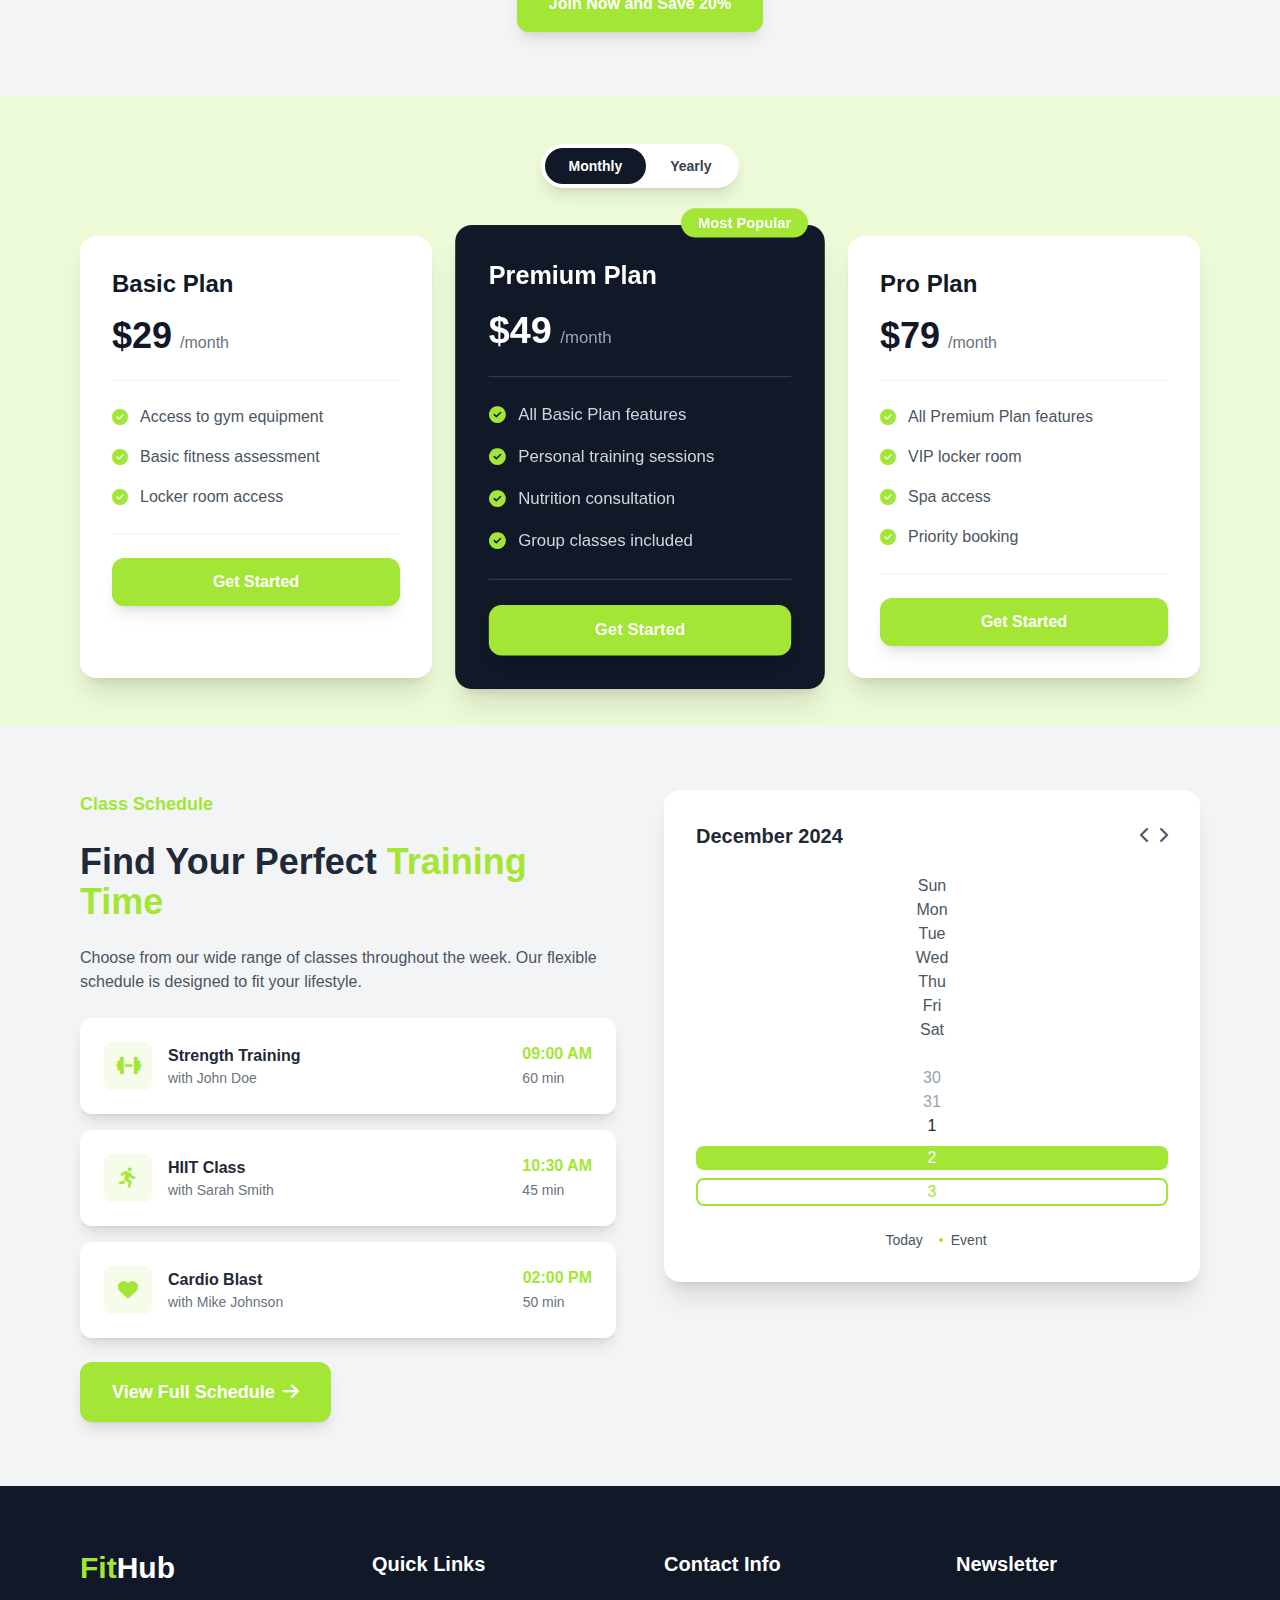
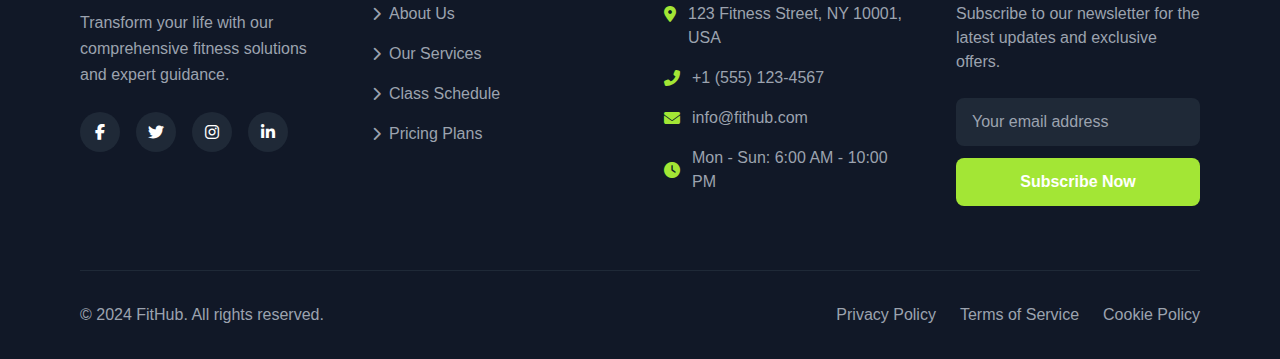
<file: membership.html>
<!DOCTYPE html>
<html lang="en">

<head>
    <meta charset="UTF-8">
    <meta name="viewport" content="width=device-width, initial-scale=1.0">
    <title>Membership</title>
    <link rel="stylesheet" href="src/css/output.css">
    <link rel="stylesheet" href="https://cdnjs.cloudflare.com/ajax/libs/font-awesome/6.7.2/css/all.min.css">
    <style>
        .mobile-menu-enter {
            animation: slideIn 0.3s ease-out forwards;
        }

        .mobile-menu-exit {
            animation: slideOut 0.3s ease-out forwards;
        }

        @keyframes slideIn {
            from {
                transform: translateX(-100%);
                opacity: 0;
            }

            to {
                transform: translateX(0);
                opacity: 1;
            }
        }

        @keyframes slideOut {
            from {
                transform: translateX(0);
                opacity: 1;
            }

            to {
                transform: translateX(-100%);
                opacity: 0;
            }
        }
    </style>
</head>

<body class="font-sans text-gray-800 dark:bg-gray-900 dark:text-white transition-colors duration-200 ease">
    <!-- Header -->
    <header class="bg-white dark:bg-gray-800 w-full shadow-lg fixed top-0 left-0 z-50 transition-colors duration-300">
        <nav class="container mx-auto px-4 py-4 flex items-center justify-between md:px-8 md:py-4 lg:px-20">
            <div class="flex items-center">
                <a href="#" class="font-bold text-2xl lg:text-3xl">
                    <span class="text-lime-400">Fit<span class="dark:text-white text-gray-800">Hub</span></span>
                </a>
            </div>
            <!-- Desktop Navigation -->
            <ul class="hidden md:flex items-center space-x-6">
                <li><a href="index.html" class=" link">Home</a>
                </li>
                <li><a href="service.html" class="link">Services</a>
                </li>
                <li><a href="membershib.html" class="link">Membership</a>
                </li>
                <li><a href="contact.html" class="link">Contact</a>
                </li>
                <li>
                    <button id="themeToggle" class="themeToggle">
                        <i class="fa fa-moon dark:fa-sun text-xl"></i>
                    </button>
                </li>
            </ul>
            <div class="md:hidden flex items-center justify-center space-x-2 ">
                <!-- Mobile Menu Button -->
                <button id="mobileMenuBtn" class="inline-flex items-center justify-center">
                    <i class="fa fa-bars text-xl dark:text-white"></i>
                </button>
                <div class="themeToggle">
                    <i class="fa fa-moon dark:fa-sun text-xl inline-flex items-center justify-center"></i>
                </div>
            </div>
        </nav>
    </header>
    <!-- Mobile Navigation -->
    <div id="mobileMenu"
        class="fixed inset-0 bg-white dark:bg-gray-800 z-40 transform translate-x-full transition-transform duration-300 md:hidden">
        <div class="flex justify-end p-4">
            <button id="closeMenu" class="text-2xl">
                <i class="fa fa-times"></i>
            </button>
        </div>
        <ul class="flex flex-col items-center space-y-6 pt-10">
            <li><a href="index.html" class="text-xl link">Home</a>
            </li>
            <li><a href="service.html" class="text-xl link">Services</a>
            </li>
            <li><a href="membershib.html" class="text-xl link">Membership</a>
            </li>
            <li><a href="contact.html" class="text-xl link">Contact</a>
            </li>
        </ul>
    </div>
    <!-- Membership Hero Section -->
    <section
        class="min-h-screen pt-20 relative bg-gradient-to-br from-gray-50 to-white dark:from-gray-900 dark:to-gray-800 overflow-hidden">
        <div class="container mx-auto px-4 md:px-8 lg:px-20 relative">
            <div class="grid lg:grid-cols-2 gap-12 items-center">
                <!-- Left Content -->
                <div class="space-y-8">
                    <div class="space-y-4">
                        <h1 class="text-4xl md:text-5xl lg:text-6xl font-bold leading-tight">
                            Choose Your
                            <span class="text-lime-400 block">Perfect Plan</span>
                        </h1>
                        <p class="text-gray-600 dark:text-gray-300 text-lg max-w-lg">
                            Transform your fitness journey with our flexible membership options designed to meet your
                            unique needs and goals.
                        </p>
                    </div>
                    <!-- Feature List -->
                    <div class="grid gap-4">
                        <div class="flex items-center space-x-3">
                            <div class="w-12 h-12 bg-lime-400/10 rounded-full flex items-center justify-center">
                                <i class="fas fa-check text-lime-400"></i>
                            </div>
                            <span class="text-gray-700 dark:text-gray-300">No long-term contracts</span>
                        </div>
                        <div class="flex items-center space-x-3">
                            <div class="w-12 h-12 bg-lime-400/10 rounded-full flex items-center justify-center">
                                <i class="fas fa-check text-lime-400"></i>
                            </div>
                            <span class="text-gray-700 dark:text-gray-300">Access to all equipment</span>
                        </div>
                        <div class="flex items-center space-x-3">
                            <div class="w-12 h-12 bg-lime-400/10 rounded-full flex items-center justify-center">
                                <i class="fas fa-check text-lime-400"></i>
                            </div>
                            <span class="text-gray-700 dark:text-gray-300">Free fitness assessment</span>
                        </div>
                    </div>
                    <!-- CTA Buttons -->
                    <div class="flex flex-col sm:flex-row gap-4">
                        <button class="bg-lime-400 hover:bg-lime-500 text-white font-semibold px-8 py-4 rounded-xl 
                                 transform hover:-translate-y-1 transition-all duration-300 shadow-lg hover:shadow-xl">
                            View Plans
                        </button>
                        <button class="border-2 border-lime-400 text-lime-400 hover:bg-lime-400 hover:text-white 
                                 font-semibold px-8 py-4 rounded-xl transition-all duration-300">
                            Learn More
                        </button>
                    </div>
                </div>
                <!-- Right Content - Image -->
                <div class="relative">
                    <div class="absolute inset-0 bg-lime-400/10 dark:bg-lime-400/20 rounded-full blur-3xl"></div>
                    <img src="src/assets/membershib.png" alt="Membership"
                        class="relative rounded-3xl  w-full h-auto object-cover transform hover:scale-105 transition-transform duration-500"
                        loading="lazy">
                </div>
            </div>
        </div>
    </section>
    <!-- Benefits Section -->
    <section class="py-16 bg-gray-100 dark:bg-gray-800">
        <div class="container mx-auto px-4 md:px-8 lg:px-20">
            <!-- Section Header -->
            <div class="text-center mb-16 space-y-4">
                <h2 class="text-3xl md:text-4xl lg:text-5xl font-bold leading-tight">
                    Membership <span class="text-lime-400">Benefits</span>
                </h2>
                <p class="text-gray-600 dark:text-gray-300 text-lg max-w-2xl mx-auto">
                    Enjoy exclusive perks and amenities with your FitHub membership
                </p>
            </div>
            <!-- Benefits Grid -->
            <div class="grid md:grid-cols-2 lg:grid-cols-3 gap-8">
                <!-- Benefit Card 1 -->
                <div class="bg-white dark:bg-gray-900 rounded-2xl p-8 shadow-lg hover:shadow-2xl 
                        transition-all duration-300 transform hover:-translate-y-2">
                    <div class="space-y-4">
                        <div class="flex items-center justify-center">
                            <i class="fas fa-dumbbell text-lime-400 text-2xl"></i>
                        </div>
                        <h3 class="text-xl font-bold text-gray-900 dark:text-white">Premium Equipment</h3>
                        <p class="text-gray-600 dark:text-gray-300">
                            Access to state-of-the-art fitness equipment and training zones
                        </p>
                    </div>
                </div>
                <!-- Benefit Card 2 -->
                <div class="bg-white dark:bg-gray-900 rounded-2xl p-8 shadow-lg hover:shadow-2xl 
                        transition-all duration-300 transform hover:-translate-y-2">
                    <div class="space-y-4">
                        <div class="flex items-center justify-center">
                            <i class="fas fa-users text-lime-400 text-2xl"></i>
                        </div>
                        <h3 class="text-xl font-bold text-gray-900 dark:text-white">Group Classes</h3>
                        <p class="text-gray-600 dark:text-gray-300">
                            Unlimited access to diverse group fitness classes and workshops
                        </p>
                    </div>
                </div>
                <!-- Benefit Card 3 -->
                <div class="bg-white dark:bg-gray-900 rounded-2xl p-8 shadow-lg hover:shadow-2xl 
                        transition-all duration-300 transform hover:-translate-y-2">
                    <div class="space-y-4">
                        <div class="flex items-center justify-center">
                            <i class="fas fa-user-md text-lime-400 text-2xl"></i>
                        </div>
                        <h3 class="text-xl font-bold text-gray-900 dark:text-white">Expert Guidance</h3>
                        <p class="text-gray-600 dark:text-gray-300">
                            Personal training sessions and professional fitness assessment
                        </p>
                    </div>
                </div>
                <!-- Benefit Card 4 -->
                <div class="bg-white dark:bg-gray-900 rounded-2xl p-8 shadow-lg hover:shadow-2xl 
                        transition-all duration-300 transform hover:-translate-y-2">
                    <div class="space-y-4">
                        <div class="flex items-center justify-center">
                            <i class="fas fa-mobile-alt text-lime-400 text-2xl"></i>
                        </div>
                        <h3 class="text-xl font-bold text-gray-900 dark:text-white">Mobile App Access</h3>
                        <p class="text-gray-600 dark:text-gray-300">
                            Track your progress and book classes through our mobile app
                        </p>
                    </div>
                </div>
                <!-- Benefit Card 5 -->
                <div class="bg-white dark:bg-gray-900 rounded-2xl p-8 shadow-lg hover:shadow-2xl 
                        transition-all duration-300 transform hover:-translate-y-2">
                    <div class="space-y-4">
                        <div class="flex items-center justify-center">
                            <i class="fas fa-spa text-lime-400 text-2xl"></i>
                        </div>
                        <h3 class="text-xl font-bold text-gray-900 dark:text-white">Wellness Services</h3>
                        <p class="text-gray-600 dark:text-gray-300">
                            Access to spa facilities and wellness programs
                        </p>
                    </div>
                </div>
                <!-- Benefit Card 6 -->
                <div class="bg-white dark:bg-gray-900 rounded-2xl p-8 shadow-lg hover:shadow-2xl 
                        transition-all duration-300 transform hover:-translate-y-2">
                    <div class="space-y-4">
                        <div class="flex items-center justify-center">
                            <i class="fas fa-percent text-lime-400 text-2xl"></i>
                        </div>
                        <h3 class="text-xl font-bold text-gray-900 dark:text-white">Member Discounts</h3>
                        <p class="text-gray-600 dark:text-gray-300">
                            Special discounts on supplements and merchandise
                        </p>
                    </div>
                </div>
            </div>
            <!-- CTA Button -->
            <div class="text-center pt-8">
                <button class="bg-lime-400 hover:bg-lime-500 text-white font-semibold px-8 py-4 rounded-xl 
                         transform hover:-translate-y-1 transition-all duration-300 shadow-lg hover:shadow-xl">
                    Join Now and Save 20%
                </button>
            </div>
        </div>
    </section>
    <!-- Discount Section -->
    <section class="bg-lime-400/20 py-12 relative overflow-hidden">
        <!-- Background Pattern -->
        <div class="absolute inset-0 opacity-10">
            <div class="absolute inset-0 bg-pattern transform rotate-12 scale-150"></div>
        </div>
        <div class="container mx-auto px-4 md:px-8 lg:px-20 relative">
            <!-- Toggle Container -->
            <div class="flex justify-center mb-12">
                <div class="bg-white dark:bg-gray-800 rounded-full p-1 inline-flex items-center shadow-lg">
                    <button
                        class="px-6 py-2 rounded-full text-sm font-semibold transition-all duration-300 bg-gray-900 text-white">
                        Monthly
                    </button>
                    <button
                        class="px-6 py-2 rounded-full text-sm font-semibold transition-all duration-300 text-gray-700 dark:text-gray-300">
                        Yearly
                    </button>
                </div>
            </div>
            <!-- Price Cards Container -->
            <div class="grid md:grid-cols-2 lg:grid-cols-3 gap-8 max-w-7xl mx-auto">
                <!-- Basic Plan -->
                <div
                    class="bg-white dark:bg-gray-800 rounded-2xl p-8 shadow-xl transform hover:-translate-y-2 transition-all duration-300">
                    <div class="space-y-6">
                        <!-- Plan Header -->
                        <div class="space-y-4">
                            <h3 class="text-2xl font-bold text-gray-900 dark:text-white">Basic Plan</h3>
                            <div class="flex items-baseline">
                                <span class="text-4xl font-bold text-gray-900 dark:text-white">$29</span>
                                <span class="text-gray-500 dark:text-gray-400 ml-2">/month</span>
                            </div>
                        </div>
                        <!-- Features List -->
                        <ul class="space-y-4 py-6 border-y border-gray-100 dark:border-gray-700">
                            <li class="flex items-center space-x-3">
                                <i class="fas fa-check-circle text-lime-400"></i>
                                <span class="text-gray-600 dark:text-gray-300">Access to gym equipment</span>
                            </li>
                            <li class="flex items-center space-x-3">
                                <i class="fas fa-check-circle text-lime-400"></i>
                                <span class="text-gray-600 dark:text-gray-300">Basic fitness assessment</span>
                            </li>
                            <li class="flex items-center space-x-3">
                                <i class="fas fa-check-circle text-lime-400"></i>
                                <span class="text-gray-600 dark:text-gray-300">Locker room access</span>
                            </li>
                        </ul>

                        <!-- CTA Button -->
                        <button class="w-full bg-lime-400 hover:bg-lime-500 text-white font-semibold py-3 px-6 rounded-xl 
                                 transform hover:-translate-y-1 transition-all duration-300 shadow-lg hover:shadow-xl">
                            Get Started
                        </button>
                    </div>
                </div>
                <!-- Premium Plan -->
                <div class="bg-gray-900 dark:bg-gray-700 rounded-2xl p-8 shadow-xl transform hover:-translate-y-2 transition-all duration-300 
                        scale-105 relative">
                    <!-- Popular Badge -->
                    <div
                        class="absolute -top-4 right-4 bg-lime-400 text-white px-4 py-1 rounded-full text-sm font-semibold">
                        Most Popular
                    </div>

                    <div class="space-y-6">
                        <div class="space-y-4">
                            <h3 class="text-2xl font-bold text-white">Premium Plan</h3>
                            <div class="flex items-baseline">
                                <span class="text-4xl font-bold text-white">$49</span>
                                <span class="text-gray-400 ml-2">/month</span>
                            </div>
                        </div>

                        <ul class="space-y-4 py-6 border-y border-gray-700">
                            <li class="flex items-center space-x-3">
                                <i class="fas fa-check-circle text-lime-400"></i>
                                <span class="text-gray-300">All Basic Plan features</span>
                            </li>
                            <li class="flex items-center space-x-3">
                                <i class="fas fa-check-circle text-lime-400"></i>
                                <span class="text-gray-300">Personal training sessions</span>
                            </li>
                            <li class="flex items-center space-x-3">
                                <i class="fas fa-check-circle text-lime-400"></i>
                                <span class="text-gray-300">Nutrition consultation</span>
                            </li>
                            <li class="flex items-center space-x-3">
                                <i class="fas fa-check-circle text-lime-400"></i>
                                <span class="text-gray-300">Group classes included</span>
                            </li>
                        </ul>

                        <button class="w-full bg-lime-400 hover:bg-lime-500 text-white font-semibold py-3 px-6 rounded-xl 
                                 transform hover:-translate-y-1 transition-all duration-300 shadow-lg hover:shadow-xl">
                            Get Started
                        </button>
                    </div>
                </div>
                <!-- Pro Plan -->
                <div
                    class="bg-white dark:bg-gray-800 rounded-2xl p-8 shadow-xl transform hover:-translate-y-2 transition-all duration-300">
                    <div class="space-y-6">
                        <div class="space-y-4">
                            <h3 class="text-2xl font-bold text-gray-900 dark:text-white">Pro Plan</h3>
                            <div class="flex items-baseline">
                                <span class="text-4xl font-bold text-gray-900 dark:text-white">$79</span>
                                <span class="text-gray-500 dark:text-gray-400 ml-2">/month</span>
                            </div>
                        </div>
                        <ul class="space-y-4 py-6 border-y border-gray-100 dark:border-gray-700">
                            <li class="flex items-center space-x-3">
                                <i class="fas fa-check-circle text-lime-400"></i>
                                <span class="text-gray-600 dark:text-gray-300">All Premium Plan features</span>
                            </li>
                            <li class="flex items-center space-x-3">
                                <i class="fas fa-check-circle text-lime-400"></i>
                                <span class="text-gray-600 dark:text-gray-300">VIP locker room</span>
                            </li>
                            <li class="flex items-center space-x-3">
                                <i class="fas fa-check-circle text-lime-400"></i>
                                <span class="text-gray-600 dark:text-gray-300">Spa access</span>
                            </li>
                            <li class="flex items-center space-x-3">
                                <i class="fas fa-check-circle text-lime-400"></i>
                                <span class="text-gray-600 dark:text-gray-300">Priority booking</span>
                            </li>
                        </ul>
                        <button class="w-full bg-lime-400 hover:bg-lime-500 text-white font-semibold py-3 px-6 rounded-xl 
                                 transform hover:-translate-y-1 transition-all duration-300 shadow-lg hover:shadow-xl">
                            Get Started
                        </button>
                    </div>
                </div>
            </div>
        </div>
    </section>
    <!-- Schedule Section -->
    <section class="py-16 bg-gray-100 dark:bg-gray-800">
        <div class="container mx-auto px-4 md:px-8 lg:px-20">
            <div class="grid lg:grid-cols-2 gap-12 items-start">
                <!-- Left Content -->
                <div class="space-y-6">
                    <span class="text-lime-400 font-semibold text-lg">Class Schedule</span>
                    <h2 class="text-3xl md:text-4xl font-bold leading-tight">
                        Find Your Perfect <span class="text-lime-400">Training Time</span>
                    </h2>
                    <p class="text-gray-600 dark:text-gray-300">
                        Choose from our wide range of classes throughout the week. Our flexible schedule is designed to
                        fit your lifestyle.
                    </p>
                    <!-- Schedule Grid -->
                    <div class="grid gap-4 mt-8">
                        <!-- Schedule Item 1 -->
                        <div
                            class="bg-white dark:bg-gray-700 p-6 rounded-xl shadow-lg hover:shadow-xl transition-all duration-300 transform hover:-translate-y-1">
                            <div class="flex items-center justify-between">
                                <div class="flex items-center space-x-4">
                                    <div class="w-12 h-12 bg-lime-400/10 rounded-lg flex items-center justify-center">
                                        <i class="fas fa-dumbbell text-lime-400 text-xl"></i>
                                    </div>
                                    <div>
                                        <h3 class="font-semibold text-gray-800 dark:text-white">Strength Training</h3>
                                        <p class="text-sm text-gray-500 dark:text-gray-400">with John Doe</p>
                                    </div>
                                </div>
                                <div class="text-right">
                                    <span class="block font-semibold text-lime-400">09:00 AM</span>
                                    <span class="text-sm text-gray-500 dark:text-gray-400">60 min</span>
                                </div>
                            </div>
                        </div>
                        <!-- Schedule Item 2 -->
                        <div
                            class="bg-white dark:bg-gray-700 p-6 rounded-xl shadow-lg hover:shadow-xl transition-all duration-300 transform hover:-translate-y-1">
                            <div class="flex items-center justify-between">
                                <div class="flex items-center space-x-4">
                                    <div class="w-12 h-12 bg-lime-400/10 rounded-lg flex items-center justify-center">
                                        <i class="fas fa-running text-lime-400 text-xl"></i>
                                    </div>
                                    <div>
                                        <h3 class="font-semibold text-gray-800 dark:text-white">HIIT Class</h3>
                                        <p class="text-sm text-gray-500 dark:text-gray-400">with Sarah Smith</p>
                                    </div>
                                </div>
                                <div class="text-right">
                                    <span class="block font-semibold text-lime-400">10:30 AM</span>
                                    <span class="text-sm text-gray-500 dark:text-gray-400">45 min</span>
                                </div>
                            </div>
                        </div>
                        <!-- Schedule Item 3 -->
                        <div
                            class="bg-white dark:bg-gray-700 p-6 rounded-xl shadow-lg hover:shadow-xl transition-all duration-300 transform hover:-translate-y-1">
                            <div class="flex items-center justify-between">
                                <div class="flex items-center space-x-4">
                                    <div class="w-12 h-12 bg-lime-400/10 rounded-lg flex items-center justify-center">
                                        <i class="fas fa-heart text-lime-400 text-xl"></i>
                                    </div>
                                    <div>
                                        <h3 class="font-semibold text-gray-800 dark:text-white">Cardio Blast</h3>
                                        <p class="text-sm text-gray-500 dark:text-gray-400">with Mike Johnson</p>
                                    </div>
                                </div>
                                <div class="text-right">
                                    <span class="block font-semibold text-lime-400">02:00 PM</span>
                                    <span class="text-sm text-gray-500 dark:text-gray-400">50 min</span>
                                </div>
                            </div>
                        </div>
                    </div>

                    <button
                        class="inline-flex items-center px-8 py-4 text-lg font-semibold text-white bg-lime-400 rounded-xl hover:bg-lime-500 transform hover:-translate-y-1 transition-all duration-300 shadow-lg hover:shadow-xl">
                        <span>View Full Schedule</span>
                        <i class="fas fa-arrow-right ml-2"></i>
                    </button>
                </div>
                <!-- Right Content - Calendar -->
                <div class="bg-white dark:bg-gray-700 p-8 rounded-2xl shadow-xl">
                    <div class="space-y-6">
                        <!-- Calendar Header -->
                        <div class="flex justify-between items-center">
                            <h3 class="text-xl font-bold text-gray-800 dark:text-white">December 2024</h3>
                            <div class="flex space-x-2">
                                <button
                                    class="p-2 hover:bg-gray-100 dark:hover:bg-gray-600 rounded-lg transition-colors duration-300">
                                    <i class="fas fa-chevron-left text-gray-600 dark:text-gray-300"></i>
                                </button>
                                <button
                                    class="p-2 hover:bg-gray-100 dark:hover:bg-gray-600 rounded-lg transition-colors duration-300">
                                    <i class="fas fa-chevron-right text-gray-600 dark:text-gray-300"></i>
                                </button>
                            </div>
                        </div>
                        <!-- Calendar Days -->
                        <div class="grid grid-cols-7 gap-2 text-center font-medium text-gray-600 dark:text-gray-300">
                            <span>Sun</span>
                            <span>Mon</span>
                            <span>Tue</span>
                            <span>Wed</span>
                            <span>Thu</span>
                            <span>Fri</span>
                            <span>Sat</span>
                        </div>
                        <!-- Calendar Grid -->
                        <div class="grid grid-cols-1 gap-3">
                            <!-- Previous Month Days -->
                            <button
                                class="p-2 text-gray-400 hover:bg-gray-100 dark:hover:bg-gray-600 rounded-lg transition-colors duration-300">30</button>
                            <button
                                class="p-2 text-gray-400 hover:bg-gray-100 dark:hover:bg-gray-600 rounded-lg transition-colors duration-300">31</button>
                            <button
                                class="p-2 hover:bg-lime-400 hover:text-white rounded-lg transition-colors duration-300">1</button>
                            <button class="p-2 bg-lime-400 text-white rounded-lg mt-2">2</button>
                            <button
                                class="p-2 border-2 border-lime-400 text-lime-400 hover:bg-lime-400 hover:text-white rounded-lg transition-colors duration-300 mt-2">3</button>
                        </div>
                        <!-- Legend -->
                        <div class="flex items-center justify-center space-x-4 text-sm">
                            <div class="flex items-center space-x-2">
                                <div class="w-3 h-3 bg-lime-400 rounded-full"></div>
                                <span class="text-gray-600 dark:text-gray-300">Today</span>
                            </div>
                            <div class="flex items-center space-x-2">
                                <div class="w-3 h-3 border-2 border-lime-400 rounded-full"></div>
                                <span class="text-gray-600 dark:text-gray-300">Event</span>
                            </div>
                        </div>
                    </div>
                </div>
            </div>
        </div>
    </section>
    <!-- Footer Section -->
    <footer class="bg-gray-900 text-white pt-16 pb-8">
        <div class="container mx-auto px-4 md:px-8 lg:px-20">
            <!-- Footer Grid -->
            <div class="grid grid-cols-1 md:grid-cols-2 lg:grid-cols-4 gap-12 mb-16">
                <!-- Company Info -->
                <div class="space-y-6">
                    <a href="#" class="inline-block">
                        <span class="text-3xl font-bold">
                            <span class="text-lime-400">Fit</span>Hub
                        </span>
                    </a>
                    <p class="text-gray-400 leading-relaxed">
                        Transform your life with our comprehensive fitness solutions and expert guidance.
                    </p>
                    <!-- Social Links -->
                    <div class="flex space-x-4">
                        <a href="#" class="w-10 h-10 bg-gray-800 rounded-full flex items-center justify-center 
                                    hover:bg-lime-400 transition-colors duration-300">
                            <i class="fab fa-facebook-f"></i>
                        </a>
                        <a href="#" class="w-10 h-10 bg-gray-800 rounded-full flex items-center justify-center 
                                    hover:bg-lime-400 transition-colors duration-300">
                            <i class="fab fa-twitter"></i>
                        </a>
                        <a href="#" class="w-10 h-10 bg-gray-800 rounded-full flex items-center justify-center 
                                    hover:bg-lime-400 transition-colors duration-300">
                            <i class="fab fa-instagram"></i>
                        </a>
                        <a href="#" class="w-10 h-10 bg-gray-800 rounded-full flex items-center justify-center 
                                    hover:bg-lime-400 transition-colors duration-300">
                            <i class="fab fa-linkedin-in"></i>
                        </a>
                    </div>
                </div>
                <!-- Quick Links -->
                <div class="space-y-6">
                    <h3 class="text-xl font-semibold">Quick Links</h3>
                    <ul class="space-y-4">
                        <li>
                            <a href="#"
                                class="text-gray-400 hover:text-lime-400 transition-colors duration-300 flex items-center">
                                <i class="fas fa-chevron-right mr-2 text-sm"></i>
                                About Us
                            </a>
                        </li>
                        <li>
                            <a href="#"
                                class="text-gray-400 hover:text-lime-400 transition-colors duration-300 flex items-center">
                                <i class="fas fa-chevron-right mr-2 text-sm"></i>
                                Our Services
                            </a>
                        </li>
                        <li>
                            <a href="#"
                                class="text-gray-400 hover:text-lime-400 transition-colors duration-300 flex items-center">
                                <i class="fas fa-chevron-right mr-2 text-sm"></i>
                                Class Schedule
                            </a>
                        </li>
                        <li>
                            <a href="#"
                                class="text-gray-400 hover:text-lime-400 transition-colors duration-300 flex items-center">
                                <i class="fas fa-chevron-right mr-2 text-sm"></i>
                                Pricing Plans
                            </a>
                        </li>
                    </ul>
                </div>
                <!-- Contact Info -->
                <div class="space-y-6">
                    <h3 class="text-xl font-semibold">Contact Info</h3>
                    <ul class="space-y-4">
                        <li class="flex items-start space-x-3">
                            <i class="fas fa-map-marker-alt mt-1 text-lime-400"></i>
                            <span class="text-gray-400">123 Fitness Street, NY 10001, USA</span>
                        </li>
                        <li class="flex items-center space-x-3">
                            <i class="fas fa-phone-alt text-lime-400"></i>
                            <span class="text-gray-400">+1 (555) 123-4567</span>
                        </li>
                        <li class="flex items-center space-x-3">
                            <i class="fas fa-envelope text-lime-400"></i>
                            <span class="text-gray-400">info@fithub.com</span>
                        </li>
                        <li class="flex items-center space-x-3">
                            <i class="fas fa-clock text-lime-400"></i>
                            <span class="text-gray-400">Mon - Sun: 6:00 AM - 10:00 PM</span>
                        </li>
                    </ul>
                </div>
                <!-- Newsletter -->
                <div class="space-y-6">
                    <h3 class="text-xl font-semibold">Newsletter</h3>
                    <p class="text-gray-400">
                        Subscribe to our newsletter for the latest updates and exclusive offers.
                    </p>
                    <form class="space-y-3">
                        <div class="relative">
                            <input type="email" placeholder="Your email address"
                                class="w-full bg-gray-800 rounded-lg py-3 px-4 text-gray-300 focus:outline-none focus:ring-2 focus:ring-lime-400">
                        </div>
                        <button class="w-full bg-lime-400 hover:bg-lime-500 text-white font-semibold py-3 px-6 rounded-lg 
                                 transition-all duration-300 transform hover:-translate-y-1">
                            Subscribe Now
                        </button>
                    </form>
                </div>
            </div>
            <!-- Bottom Bar -->
            <div class="border-t border-gray-800 pt-8">
                <div class="flex flex-col md:flex-row justify-between items-center space-y-4 md:space-y-0">
                    <p class="text-gray-400 text-center md:text-left">
                        © 2024 FitHub. All rights reserved.
                    </p>
                    <div class="flex space-x-6">
                        <a href="#" class="text-gray-400 hover:text-lime-400 transition-colors duration-300">
                            Privacy Policy
                        </a>
                        <a href="#" class="text-gray-400 hover:text-lime-400 transition-colors duration-300">
                            Terms of Service
                        </a>
                        <a href="#" class="text-gray-400 hover:text-lime-400 transition-colors duration-300">
                            Cookie Policy
                        </a>
                    </div>
                </div>
            </div>
        </div>
    </footer>




    <script src="src/js/main.js"> </script>
</body>

</html>
</file>
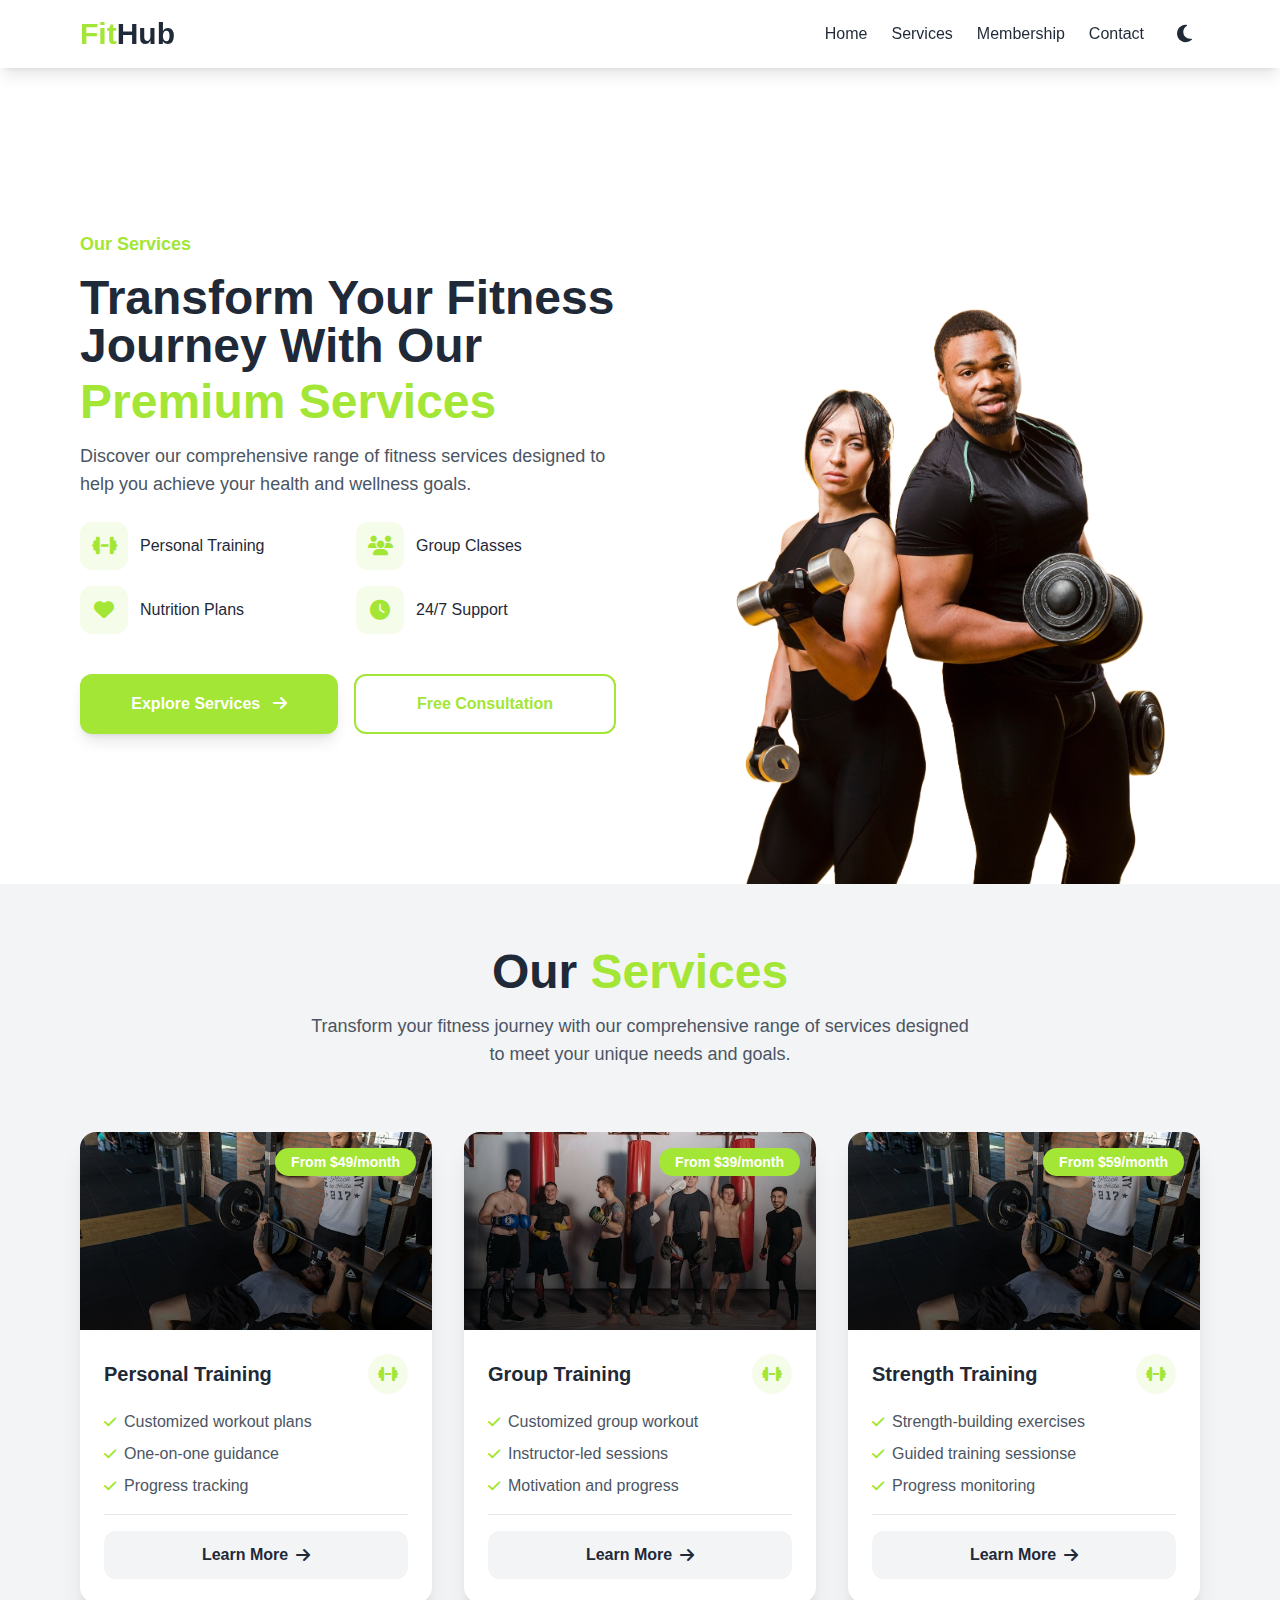
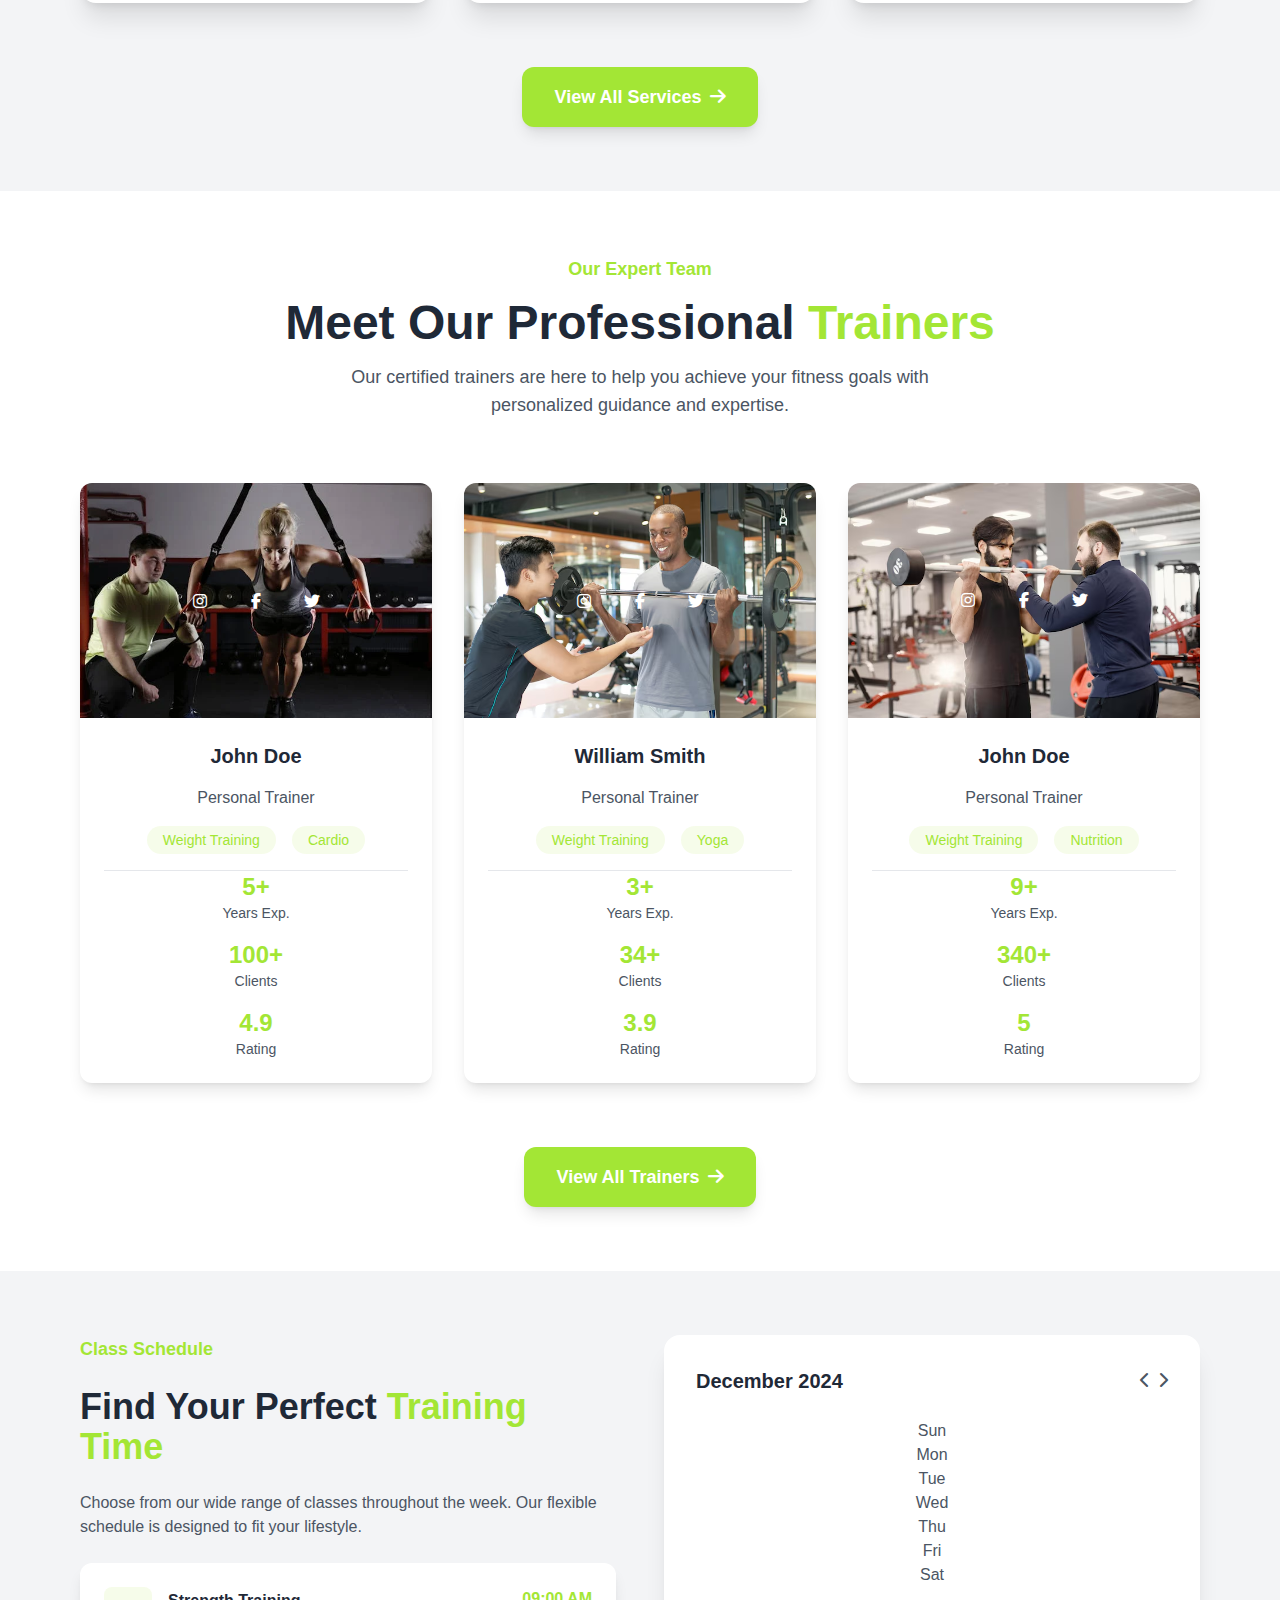
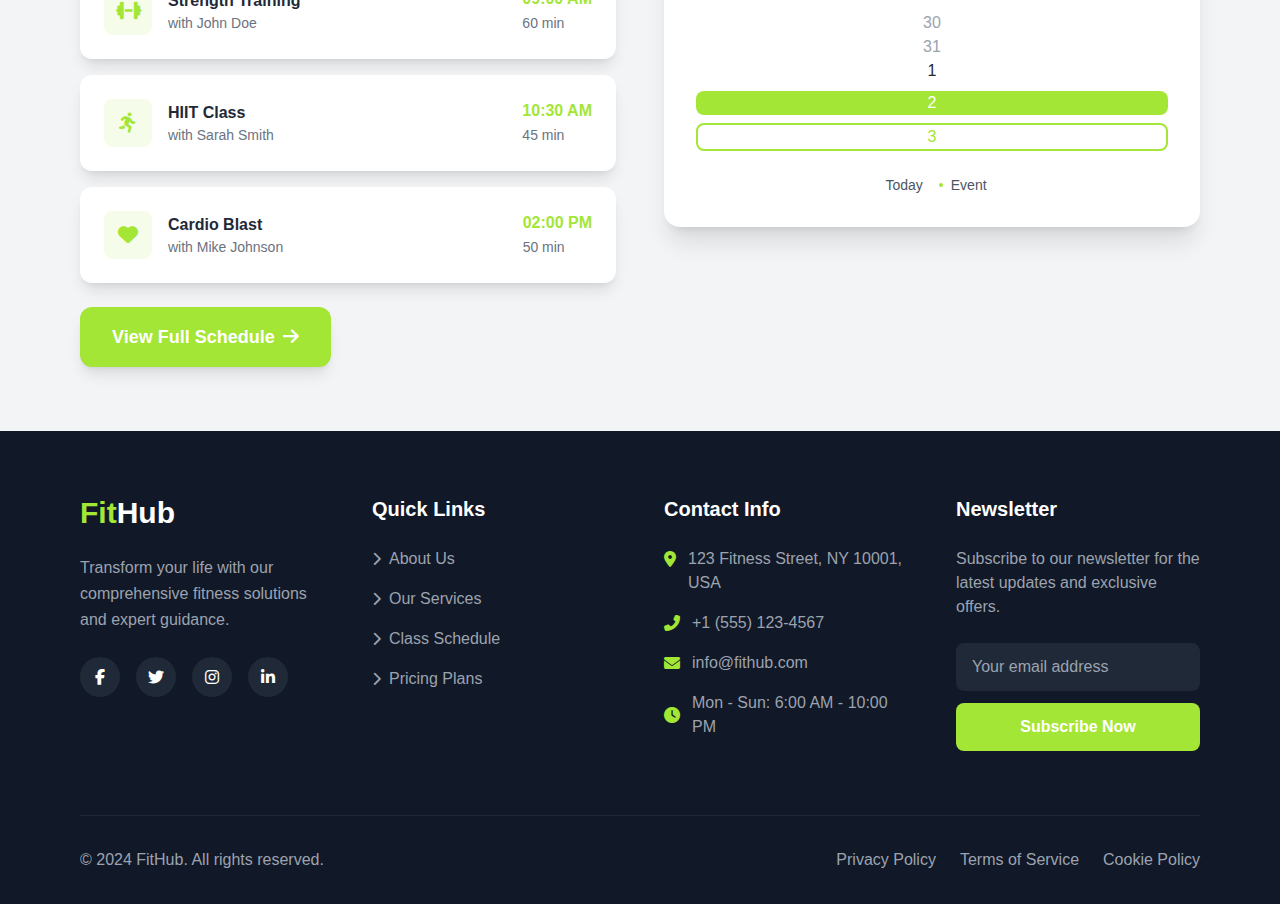
<file: service.html>
<!DOCTYPE html>
<html lang="en">

<head>
    <meta charset="UTF-8">
    <meta name="viewport" content="width=device-width, initial-scale=1.0">
    <title>Service</title>
    <link rel="stylesheet" href="src/css/output.css">
    <link rel="stylesheet" href="https://cdnjs.cloudflare.com/ajax/libs/font-awesome/6.7.2/css/all.min.css">
    <style>
        .mobile-menu-enter {
            animation: slideIn 0.3s ease-out forwards;
        }

        .mobile-menu-exit {
            animation: slideOut 0.3s ease-out forwards;
        }

        .active_link {
            color: #a3e635;
        }

        @keyframes slideIn {
            from {
                transform: translateX(-100%);
                opacity: 0;
            }

            to {
                transform: translateX(0);
                opacity: 1;
            }
        }

        @keyframes slideOut {
            from {
                transform: translateX(0);
                opacity: 1;
            }

            to {
                transform: translateX(-100%);
                opacity: 0;
            }
        }
    </style>
</head>

<body class="font-sans text-gray-800 dark:bg-gray-900 dark:text-white transition-colors duration-200 ease">
    <!-- Header -->
    <header class="bg-white dark:bg-gray-800 w-full shadow-lg fixed top-0 left-0 z-50 transition-colors duration-300">
        <nav class="container mx-auto px-4 py-4 flex items-center justify-between md:px-8 md:py-4 lg:px-20">
            <div class="flex items-center">
                <a href="#" class="font-bold text-2xl lg:text-3xl">
                    <span class="text-lime-400">Fit<span class="dark:text-white text-gray-800">Hub</span></span>
                </a>
            </div>
            <!-- Desktop Navigation -->
            <ul class="hidden md:flex items-center space-x-6">
                <li><a href="index.html" class=" link ">Home</a>
                </li>
                <li><a href="service.html" class="link">Services</a>
                </li>
                <li><a href="membership.html" class="link">Membership</a>
                </li>
                <li><a href="contact.html" class="link">Contact</a>
                </li>
                <li>
                    <button id="themeToggle" class="themeToggle">
                        <i class="fa fa-moon dark:fa-sun text-xl"></i>
                    </button>
                </li>
            </ul>
            <div class="md:hidden flex items-center justify-center space-x-2 ">
                <!-- Mobile Menu Button -->
                <button id="mobileMenuBtn" class="inline-flex items-center justify-center">
                    <i class="fa fa-bars text-xl dark:text-white"></i>
                </button>
                <div class="themeToggle">
                    <i class="fa fa-moon dark:fa-sun text-xl inline-flex items-center justify-center"></i>
                </div>
            </div>
        </nav>
    </header>
    <!-- Mobile Navigation -->
    <div id="mobileMenu"
        class="fixed inset-0 bg-white dark:bg-gray-800 z-40 transform translate-x-full transition-transform duration-300 md:hidden">
        <div class="flex justify-end p-4">
            <button id="closeMenu" class="text-2xl">
                <i class="fa fa-times"></i>
            </button>
        </div>
        <ul class="flex flex-col items-center space-y-6 pt-10">
            <li><a href="index.html" class="text-xl link">Home</a>
            </li>
            <li><a href="service.html" class="text-xl link">Services</a>
            </li>
            <li><a href="membership.html" class="text-xl link">Membership</a>
            </li>
            <li><a href="contact.html" class="text-xl link">Contact</a>
            </li>
        </ul>
    </div>
    <!-- Service Hero Section -->
    <section
        class="min-h-[60vh] flex items-center pt-20 md:pt-4 lg:pt-0 bg-white dark:bg-gray-900 relative overflow-hidden">
        <div class="container mx-auto px-4 md:px-8 lg:px-20 relative">
            <!-- Hero Content -->
            <div class="grid lg:grid-cols-2 gap-12 items-center">
                <!-- Left Content -->
                <div class="space-y-6">
                    <div class="space-y-4">
                        <span class="text-lime-400 font-semibold text-lg">Our Services</span>
                        <h1 class="text-3xl md:text-4xl lg:text-5xl font-bold leading-tight">
                            Transform Your Fitness Journey With Our
                            <span class="text-lime-400 block mt-2">Premium Services</span>
                        </h1>
                        <p class="text-gray-600 dark:text-gray-300 text-lg max-w-xl">
                            Discover our comprehensive range of fitness services designed to help you achieve your
                            health and wellness goals.
                        </p>
                    </div>
                    <!-- Feature List -->
                    <div class="grid sm:grid-cols-2 gap-4">
                        <div class="flex items-center space-x-3">
                            <div class="w-12 h-12 bg-lime-400/10 rounded-xl flex items-center justify-center">
                                <i class="fas fa-dumbbell text-lime-400 text-xl"></i>
                            </div>
                            <span class="font-medium">Personal Training</span>
                        </div>
                        <div class="flex items-center space-x-3">
                            <div class="w-12 h-12 bg-lime-400/10 rounded-xl flex items-center justify-center">
                                <i class="fas fa-users text-lime-400 text-xl"></i>
                            </div>
                            <span class="font-medium">Group Classes</span>
                        </div>
                        <div class="flex items-center space-x-3">
                            <div class="w-12 h-12 bg-lime-400/10 rounded-xl flex items-center justify-center">
                                <i class="fas fa-heart text-lime-400 text-xl"></i>
                            </div>
                            <span class="font-medium">Nutrition Plans</span>
                        </div>
                        <div class="flex items-center space-x-3">
                            <div class="w-12 h-12 bg-lime-400/10 rounded-xl flex items-center justify-center">
                                <i class="fas fa-clock text-lime-400 text-xl"></i>
                            </div>
                            <span class="font-medium">24/7 Support</span>
                        </div>
                    </div>
                    <!-- CTA Buttons -->
                    <div class="flex flex-col sm:flex-row gap-4 pt-4">
                        <button class="flex-1 bg-lime-400 hover:bg-lime-500 text-white font-semibold py-4 px-8 rounded-xl transform hover:-translate-y-1 transition-all duration-300 shadow-lg hover:shadow-xl;
                    ">
                            Explore Services
                            <i class="fas fa-arrow-right ml-2"></i>
                        </button>
                        <button
                            class="flex-1 border-2 border-lime-400 text-lime-400 hover:bg-lime-400 hover:text-white font-semibold py-4 px-8 rounded-xl transition-all duration-300;">
                            Free Consultation
                        </button>
                    </div>
                </div>
                <!-- Right Content - Image -->
                <div class="relative">
                    <div class="relative h-[400px] md:h-[500px] rounded-3xl overflow-hidden group">
                        <img src="src/assets/Fitness Training.png" alt="Fitness Training"
                            class="w-full h-full object-cover transform group-hover:scale-105 transition-transform duration-700"
                            loading="lazy">
                    </div>
                </div>
            </div>
        </div>
    </section>
    <!-- Services Section -->
    <section class="py-16 bg-gray-100 dark:bg-gray-800">
        <div class="container mx-auto px-4 md:px-8 lg:px-20">
            <!-- Section Header -->
            <div class="text-center mb-16 space-y-4">
                <h2 class="text-3xl md:text-4xl lg:text-5xl font-bold leading-tight">
                    Our <span class="text-lime-400">Services</span>
                </h2>
                <p class="text-gray-600 dark:text-gray-300 text-lg max-w-2xl mx-auto">
                    Transform your fitness journey with our comprehensive range of services designed to meet your unique
                    needs and goals.
                </p>
            </div>
            <!-- Services Grid -->
            <div class="grid grid-cols-1 md:grid-cols-2 lg:grid-cols-3 gap-8 max-w-7xl mx-auto">
                <!-- Service Card 1 -->
                <div class="group relative bg-white dark:bg-gray-800 rounded-2xl overflow-hidden shadow-xl hover:shadow-2xl 
                        transition-all duration-300 transform hover:-translate-y-2">
                    <!-- Card Image -->
                    <div class="aspect-video relative overflow-hidden">
                        <img src="src/assets/img1.jpeg" alt="Personal Training"
                            class="w-full h-full object-cover transform group-hover:scale-110 transition-transform duration-700"
                            loading="lazy">
                        <div class="absolute inset-0 bg-gradient-to-t from-black/70 to-transparent"></div>
                        <!-- Floating Price Tag -->
                        <div class="floating_price_tag">
                            From $49/month
                        </div>
                    </div>
                    <!-- Card Content -->
                    <div class="p-6 space-y-4">
                        <!-- Title and Icon -->
                        <div class="flex items-center justify-between">
                            <h3 class="text-xl font-bold group-hover:text-lime-400 transition-colors">Personal Training
                            </h3>
                            <span class="w-10 h-10 rounded-full bg-lime-400/10 flex items-center justify-center">
                                <i class="fas fa-dumbbell text-lime-400"></i>
                            </span>
                        </div>
                        <!-- Features List -->
                        <ul class="space-y-2 text-gray-600 dark:text-gray-300">
                            <li class="flex items-center space-x-2">
                                <i class="fas fa-check text-lime-400 text-sm"></i>
                                <span>Customized workout plans</span>
                            </li>
                            <li class="flex items-center space-x-2">
                                <i class="fas fa-check text-lime-400 text-sm"></i>
                                <span>One-on-one guidance</span>
                            </li>
                            <li class="flex items-center space-x-2">
                                <i class="fas fa-check text-lime-400 text-sm"></i>
                                <span>Progress tracking</span>
                            </li>
                        </ul>
                        <!-- Card Footer -->
                        <div class="pt-4 border-t border-gray-200 dark:border-gray-700">
                            <button class="button_service_card">
                                <span>Learn More</span>
                                <i
                                    class="fas fa-arrow-right group-hover:translate-x-2 transition-transform duration-300"></i>
                            </button>
                        </div>
                    </div>
                </div>
                <!-- Service Card 2 -->
                <div class="group relative bg-white dark:bg-gray-800 rounded-2xl overflow-hidden shadow-xl hover:shadow-2xl 
                        transition-all duration-300 transform hover:-translate-y-2">
                    <!-- Card Image -->
                    <div class="aspect-video relative overflow-hidden">
                        <img src="src/assets/img2.jpeg" alt="Personal Training"
                            class="w-full h-full object-cover transform group-hover:scale-110 transition-transform duration-700"
                            loading="lazy">
                        <div class="absolute inset-0 bg-gradient-to-t from-black/70 to-transparent"></div>
                        <!-- Floating Price Tag -->
                        <div class="floating_price_tag">
                            From $39/month
                        </div>
                    </div>
                    <!-- Card Content -->
                    <div class="p-6 space-y-4">
                        <!-- Title and Icon -->
                        <div class="flex items-center justify-between">
                            <h3 class="text-xl font-bold group-hover:text-lime-400 transition-colors">Group Training
                            </h3>
                            <span class="w-10 h-10 rounded-full bg-lime-400/10 flex items-center justify-center">
                                <i class="fas fa-dumbbell text-lime-400"></i>
                            </span>
                        </div>
                        <!-- Features List -->
                        <ul class="space-y-2 text-gray-600 dark:text-gray-300">
                            <li class="flex items-center space-x-2">
                                <i class="fas fa-check text-lime-400 text-sm"></i>
                                <span> Customized group workout</span>
                            </li>
                            <li class="flex items-center space-x-2">
                                <i class="fas fa-check text-lime-400 text-sm"></i>
                                <span>Instructor-led sessions</span>
                            </li>
                            <li class="flex items-center space-x-2">
                                <i class="fas fa-check text-lime-400 text-sm"></i>
                                <span>Motivation and progress</span>
                            </li>
                        </ul>
                        <!-- Card Footer -->
                        <div class="pt-4 border-t border-gray-200 dark:border-gray-700">
                            <button class="button_service_card">
                                <span>Learn More</span>
                                <i
                                    class="fas fa-arrow-right group-hover:translate-x-2 transition-transform duration-300"></i>
                            </button>
                        </div>
                    </div>
                </div>
                <!-- Service Card 3 -->
                <div class="group relative bg-white dark:bg-gray-800 rounded-2xl overflow-hidden shadow-xl hover:shadow-2xl 
                        transition-all duration-300 transform hover:-translate-y-2">
                    <!-- Card Image -->
                    <div class="aspect-video relative overflow-hidden">
                        <img src="src/assets/img1.jpeg" alt="Personal Training"
                            class="w-full h-full object-cover transform group-hover:scale-110 transition-transform duration-700"
                            loading="lazy">
                        <div class="absolute inset-0 bg-gradient-to-t from-black/70 to-transparent"></div>
                        <!-- Floating Price Tag -->
                        <div class="floating_price_tag">
                            From $59/month
                        </div>
                    </div>
                    <!-- Card Content -->
                    <div class="p-6 space-y-4">
                        <!-- Title and Icon -->
                        <div class="flex items-center justify-between">
                            <h3 class="text-xl font-bold group-hover:text-lime-400 transition-colors">Strength Training
                            </h3>
                            <span class="w-10 h-10 rounded-full bg-lime-400/10 flex items-center justify-center">
                                <i class="fas fa-dumbbell text-lime-400"></i>
                            </span>
                        </div>

                        <!-- Features List -->
                        <ul class="space-y-2 text-gray-600 dark:text-gray-300">
                            <li class="flex items-center space-x-2">
                                <i class="fas fa-check text-lime-400 text-sm"></i>
                                <span>Strength-building exercises</span>
                            </li>
                            <li class="flex items-center space-x-2">
                                <i class="fas fa-check text-lime-400 text-sm"></i>
                                <span>Guided training sessionse</span>
                            </li>
                            <li class="flex items-center space-x-2">
                                <i class="fas fa-check text-lime-400 text-sm"></i>
                                <span>Progress monitoring</span>
                            </li>
                        </ul>
                        <!-- Card Footer -->
                        <div class="pt-4 border-t border-gray-200 dark:border-gray-700">
                            <button class="button_service_card">
                                <span>Learn More</span>
                                <i
                                    class="fas fa-arrow-right group-hover:translate-x-2 transition-transform duration-300"></i>
                            </button>
                        </div>
                    </div>
                </div>
            </div>
            <!-- Bottom CTA -->
            <div class="mt-16 text-center">
                <button class="button_service">
                    <span>View All Services</span>
                    <i class="fas fa-arrow-right"></i>
                </button>
            </div>
        </div>
    </section>
    <!-- Team/Trainers Section -->
    <section class="py-16 bg-white dark:bg-gray-900">
        <div class="container mx-auto px-4 md:px-8 lg:px-20">
            <!-- Section Header -->
            <div class="text-center mb-16 space-y-4">
                <span class="text-lime-400 font-semibold text-lg">Our Expert Team</span>
                <h2 class="text-3xl md:text-4xl lg:text-5xl font-bold leading-tight">
                    Meet Our Professional <span class="text-lime-400">Trainers</span>
                </h2>
                <p class="text-gray-600 dark:text-gray-300 text-lg max-w-2xl mx-auto">
                    Our certified trainers are here to help you achieve your fitness goals with personalized guidance
                    and expertise.
                </p>
            </div>
            <!-- Trainers Grid -->
            <div class="grid md:grid-cols-2 lg:grid-cols-3 gap-8">
                <!-- Trainer Card 1 -->
                <div
                    class="bg-white dark:bg-gray-800 rounded-xl overflow-hidden shadow-lg hover:shadow-2xl transition-all duration-300 transform hover:-translate-y-2 group">
                    <div class="relative h-[300px] overflow-hidden">
                        <img src="src/assets/img8.webp" alt="John Doe"
                            class="w-full h-full object-cover transition-transform duration-500 group-hover:scale-110"
                            loading="lazy">
                        <div
                            class="absolute inset-0 bg-black/50 flex items-center justify-center space-x-4 opacity-0 group-hover:opacity-100 transition-all duration-300">
                            <a href="#"
                                class="w-10 h-10 rounded-full bg-white/20 flex items-center justify-center text-white hover:bg-lime-400 transition-colors duration-300">
                                <i class="fab fa-instagram"></i>
                            </a>
                            <a href="#"
                                class="w-10 h-10 rounded-full bg-white/20 flex items-center justify-center text-white hover:bg-lime-400 transition-colors duration-300">
                                <i class="fab fa-facebook-f"></i>
                            </a>
                            <a href="#"
                                class="w-10 h-10 rounded-full bg-white/20 flex items-center justify-center text-white hover:bg-lime-400 transition-colors duration-300">
                                <i class="fab fa-twitter"></i>
                            </a>
                        </div>
                    </div>
                    <div class="p-6 space-y-4">
                        <h3 class="text-xl font-bold text-gray-800 dark:text-white text-center">John Doe</h3>
                        <p class="text-gray-600 dark:text-gray-300 text-center">Personal Trainer</p>
                        <div class="flex flex-wrap justify-center gap-4">
                            <span class="px-4 py-1 text-sm bg-lime-400/10 text-lime-400 rounded-full">Weight
                                Training</span>
                            <span class="px-4 py-1 text-sm bg-lime-400/10 text-lime-400 rounded-full">Cardio</span>
                        </div>
                        <div class="grid grid-cols-3 gap-4 mt-6 pt-6 border-t border-gray-200 dark:border-gray-700">
                            <div class="text-center">
                                <h4 class="text-2xl font-bold text-lime-400">5+</h4>
                                <p class="text-sm text-gray-600 dark:text-gray-400">Years Exp.</p>
                            </div>
                            <div class="text-center">
                                <h4 class="text-2xl font-bold text-lime-400">100+</h4>
                                <p class="text-sm text-gray-600 dark:text-gray-400">Clients</p>
                            </div>
                            <div class="text-center">
                                <h4 class="text-2xl font-bold text-lime-400">4.9</h4>
                                <p class="text-sm text-gray-600 dark:text-gray-400">Rating</p>
                            </div>
                        </div>
                    </div>
                </div>
                <!-- Trainer Card 2 -->
                <div
                    class="bg-white dark:bg-gray-800 rounded-xl overflow-hidden shadow-lg hover:shadow-2xl transition-all duration-300 transform hover:-translate-y-2 group">
                    <div class="relative h-[300px] overflow-hidden">
                        <img src="src/assets/img9.avif" alt="John Doe"
                            class="w-full h-full object-cover transition-transform duration-500 group-hover:scale-110"
                            loading="lazy">
                        <div
                            class="absolute inset-0 bg-black/50 flex items-center justify-center space-x-4 opacity-0 group-hover:opacity-100 transition-all duration-300">
                            <a href="#"
                                class="w-10 h-10 rounded-full bg-white/20 flex items-center justify-center text-white hover:bg-lime-400 transition-colors duration-300">
                                <i class="fab fa-instagram"></i>
                            </a>
                            <a href="#"
                                class="w-10 h-10 rounded-full bg-white/20 flex items-center justify-center text-white hover:bg-lime-400 transition-colors duration-300">
                                <i class="fab fa-facebook-f"></i>
                            </a>
                            <a href="#"
                                class="w-10 h-10 rounded-full bg-white/20 flex items-center justify-center text-white hover:bg-lime-400 transition-colors duration-300">
                                <i class="fab fa-twitter"></i>
                            </a>
                        </div>
                    </div>
                    <div class="p-6 space-y-4">
                        <h3 class="text-xl font-bold text-gray-800 dark:text-white text-center">William Smith</h3>
                        <p class="text-gray-600 dark:text-gray-300 text-center">Personal Trainer</p>
                        <div class="flex flex-wrap justify-center gap-4">
                            <span class="px-4 py-1 text-sm bg-lime-400/10 text-lime-400 rounded-full">Weight
                                Training</span>
                            <span class="px-4 py-1 text-sm bg-lime-400/10 text-lime-400 rounded-full">Yoga</span>
                        </div>
                        <div class="grid grid-cols-3 gap-4 mt-6 pt-6 border-t border-gray-200 dark:border-gray-700">
                            <div class="text-center">
                                <h4 class="text-2xl font-bold text-lime-400">3+</h4>
                                <p class="text-sm text-gray-600 dark:text-gray-400">Years Exp.</p>
                            </div>
                            <div class="text-center">
                                <h4 class="text-2xl font-bold text-lime-400">34+</h4>
                                <p class="text-sm text-gray-600 dark:text-gray-400">Clients</p>
                            </div>
                            <div class="text-center">
                                <h4 class="text-2xl font-bold text-lime-400">3.9</h4>
                                <p class="text-sm text-gray-600 dark:text-gray-400">Rating</p>
                            </div>
                        </div>
                    </div>
                </div>
                <!-- Trainer Card 3 -->
                <div
                    class="bg-white dark:bg-gray-800 rounded-xl overflow-hidden shadow-lg hover:shadow-2xl transition-all duration-300 transform hover:-translate-y-2 group">
                    <div class="relative h-[300px] overflow-hidden">
                        <img src="src/assets/img10.avif" alt="John Doe"
                            class="w-full h-full object-cover transition-transform duration-500 group-hover:scale-110"
                            loading="lazy">
                        <div
                            class="absolute inset-0 bg-black/50 flex items-center justify-center space-x-4 opacity-0 group-hover:opacity-100 transition-all duration-300">
                            <a href="#"
                                class="w-10 h-10 rounded-full bg-white/20 flex items-center justify-center text-white hover:bg-lime-400 transition-colors duration-300">
                                <i class="fab fa-instagram"></i>
                            </a>
                            <a href="#"
                                class="w-10 h-10 rounded-full bg-white/20 flex items-center justify-center text-white hover:bg-lime-400 transition-colors duration-300">
                                <i class="fab fa-facebook-f"></i>
                            </a>
                            <a href="#"
                                class="w-10 h-10 rounded-full bg-white/20 flex items-center justify-center text-white hover:bg-lime-400 transition-colors duration-300">
                                <i class="fab fa-twitter"></i>
                            </a>
                        </div>
                    </div>
                    <div class="p-6 space-y-4">
                        <h3 class="text-xl font-bold text-gray-800 dark:text-white text-center">John Doe</h3>
                        <p class="text-gray-600 dark:text-gray-300 text-center">Personal Trainer</p>
                        <div class="flex flex-wrap justify-center gap-4">
                            <span class="px-4 py-1 text-sm bg-lime-400/10 text-lime-400 rounded-full">Weight
                                Training</span>
                            <span class="px-4 py-1 text-sm bg-lime-400/10 text-lime-400 rounded-full">Nutrition</span>
                        </div>
                        <div class="grid grid-cols-3 gap-4 mt-6 pt-6 border-t border-gray-200 dark:border-gray-700">
                            <div class="text-center">
                                <h4 class="text-2xl font-bold text-lime-400">9+</h4>
                                <p class="text-sm text-gray-600 dark:text-gray-400">Years Exp.</p>
                            </div>
                            <div class="text-center">
                                <h4 class="text-2xl font-bold text-lime-400">340+</h4>
                                <p class="text-sm text-gray-600 dark:text-gray-400">Clients</p>
                            </div>
                            <div class="text-center">
                                <h4 class="text-2xl font-bold text-lime-400">5</h4>
                                <p class="text-sm text-gray-600 dark:text-gray-400">Rating</p>
                            </div>
                        </div>
                    </div>
                </div>
            </div>
            <!-- Bottom CTA -->
            <div class="mt-16 text-center">
                <button
                    class="inline-flex items-center px-8 py-4 text-lg font-semibold text-white bg-lime-400 rounded-xl hover:bg-lime-500 transform hover:-translate-y-1 transition-all duration-300 shadow-lg hover:shadow-xl space-x-2">
                    <span>View All Trainers</span>
                    <i class="fas fa-arrow-right ml-2"></i>
                </button>
            </div>
        </div>
    </section>
    <!-- Schedule Section -->
    <section class="py-16 bg-gray-100 dark:bg-gray-800">
        <div class="container mx-auto px-4 md:px-8 lg:px-20">
            <div class="grid lg:grid-cols-2 gap-12 items-start">
                <!-- Left Content -->
                <div class="space-y-6">
                    <span class="text-lime-400 font-semibold text-lg">Class Schedule</span>
                    <h2 class="text-3xl md:text-4xl font-bold leading-tight">
                        Find Your Perfect <span class="text-lime-400">Training Time</span>
                    </h2>
                    <p class="text-gray-600 dark:text-gray-300">
                        Choose from our wide range of classes throughout the week. Our flexible schedule is designed to
                        fit your lifestyle.
                    </p>
                    <!-- Schedule Grid -->
                    <div class="grid gap-4 mt-8">
                        <!-- Schedule Item 1 -->
                        <div
                            class="bg-white dark:bg-gray-700 p-6 rounded-xl shadow-lg hover:shadow-xl transition-all duration-300 transform hover:-translate-y-1">
                            <div class="flex items-center justify-between">
                                <div class="flex items-center space-x-4">
                                    <div class="w-12 h-12 bg-lime-400/10 rounded-lg flex items-center justify-center">
                                        <i class="fas fa-dumbbell text-lime-400 text-xl"></i>
                                    </div>
                                    <div>
                                        <h3 class="font-semibold text-gray-800 dark:text-white">Strength Training</h3>
                                        <p class="text-sm text-gray-500 dark:text-gray-400">with John Doe</p>
                                    </div>
                                </div>
                                <div class="text-right">
                                    <span class="block font-semibold text-lime-400">09:00 AM</span>
                                    <span class="text-sm text-gray-500 dark:text-gray-400">60 min</span>
                                </div>
                            </div>
                        </div>
                        <!-- Schedule Item 2 -->
                        <div
                            class="bg-white dark:bg-gray-700 p-6 rounded-xl shadow-lg hover:shadow-xl transition-all duration-300 transform hover:-translate-y-1">
                            <div class="flex items-center justify-between">
                                <div class="flex items-center space-x-4">
                                    <div class="w-12 h-12 bg-lime-400/10 rounded-lg flex items-center justify-center">
                                        <i class="fas fa-running text-lime-400 text-xl"></i>
                                    </div>
                                    <div>
                                        <h3 class="font-semibold text-gray-800 dark:text-white">HIIT Class</h3>
                                        <p class="text-sm text-gray-500 dark:text-gray-400">with Sarah Smith</p>
                                    </div>
                                </div>
                                <div class="text-right">
                                    <span class="block font-semibold text-lime-400">10:30 AM</span>
                                    <span class="text-sm text-gray-500 dark:text-gray-400">45 min</span>
                                </div>
                            </div>
                        </div>
                        <!-- Schedule Item 3 -->
                        <div
                            class="bg-white dark:bg-gray-700 p-6 rounded-xl shadow-lg hover:shadow-xl transition-all duration-300 transform hover:-translate-y-1">
                            <div class="flex items-center justify-between">
                                <div class="flex items-center space-x-4">
                                    <div class="w-12 h-12 bg-lime-400/10 rounded-lg flex items-center justify-center">
                                        <i class="fas fa-heart text-lime-400 text-xl"></i>
                                    </div>
                                    <div>
                                        <h3 class="font-semibold text-gray-800 dark:text-white">Cardio Blast</h3>
                                        <p class="text-sm text-gray-500 dark:text-gray-400">with Mike Johnson</p>
                                    </div>
                                </div>
                                <div class="text-right">
                                    <span class="block font-semibold text-lime-400">02:00 PM</span>
                                    <span class="text-sm text-gray-500 dark:text-gray-400">50 min</span>
                                </div>
                            </div>
                        </div>
                    </div>

                    <button
                        class="inline-flex items-center px-8 py-4 text-lg font-semibold text-white bg-lime-400 rounded-xl hover:bg-lime-500 transform hover:-translate-y-1 transition-all duration-300 shadow-lg hover:shadow-xl">
                        <span>View Full Schedule</span>
                        <i class="fas fa-arrow-right ml-2"></i>
                    </button>
                </div>
                <!-- Right Content - Calendar -->
                <div class="bg-white dark:bg-gray-700 p-8 rounded-2xl shadow-xl">
                    <div class="space-y-6">
                        <!-- Calendar Header -->
                        <div class="flex justify-between items-center">
                            <h3 class="text-xl font-bold text-gray-800 dark:text-white">December 2024</h3>
                            <div class="flex space-x-2">
                                <button
                                    class="p-2 hover:bg-gray-100 dark:hover:bg-gray-600 rounded-lg transition-colors duration-300">
                                    <i class="fas fa-chevron-left text-gray-600 dark:text-gray-300"></i>
                                </button>
                                <button
                                    class="p-2 hover:bg-gray-100 dark:hover:bg-gray-600 rounded-lg transition-colors duration-300">
                                    <i class="fas fa-chevron-right text-gray-600 dark:text-gray-300"></i>
                                </button>
                            </div>
                        </div>
                        <!-- Calendar Days -->
                        <div class="grid grid-cols-7 gap-2 text-center font-medium text-gray-600 dark:text-gray-300">
                            <span>Sun</span>
                            <span>Mon</span>
                            <span>Tue</span>
                            <span>Wed</span>
                            <span>Thu</span>
                            <span>Fri</span>
                            <span>Sat</span>
                        </div>
                        <!-- Calendar Grid -->
                        <div class="grid grid-cols-1 gap-3">
                            <!-- Previous Month Days -->
                            <button
                                class="p-2 text-gray-400 hover:bg-gray-100 dark:hover:bg-gray-600 rounded-lg transition-colors duration-300">30</button>
                            <button
                                class="p-2 text-gray-400 hover:bg-gray-100 dark:hover:bg-gray-600 rounded-lg transition-colors duration-300">31</button>
                            <button
                                class="p-2 hover:bg-lime-400 hover:text-white rounded-lg transition-colors duration-300">1</button>
                            <button class="p-2 bg-lime-400 text-white rounded-lg mt-2">2</button>
                            <button
                                class="p-2 border-2 border-lime-400 text-lime-400 hover:bg-lime-400 hover:text-white rounded-lg transition-colors duration-300 mt-2">3</button>
                        </div>
                        <!-- Legend -->
                        <div class="flex items-center justify-center space-x-4 text-sm">
                            <div class="flex items-center space-x-2">
                                <div class="w-3 h-3 bg-lime-400 rounded-full"></div>
                                <span class="text-gray-600 dark:text-gray-300">Today</span>
                            </div>
                            <div class="flex items-center space-x-2">
                                <div class="w-3 h-3 border-2 border-lime-400 rounded-full"></div>
                                <span class="text-gray-600 dark:text-gray-300">Event</span>
                            </div>
                        </div>
                    </div>
                </div>
            </div>
        </div>
    </section>
    <!-- Footer Section -->
    <footer class="bg-gray-900 text-white pt-16 pb-8">
        <div class="container mx-auto px-4 md:px-8 lg:px-20">
            <!-- Footer Grid -->
            <div class="grid grid-cols-1 md:grid-cols-2 lg:grid-cols-4 gap-12 mb-16">
                <!-- Company Info -->
                <div class="space-y-6">
                    <a href="#" class="inline-block">
                        <span class="text-3xl font-bold">
                            <span class="text-lime-400">Fit</span>Hub
                        </span>
                    </a>
                    <p class="text-gray-400 leading-relaxed">
                        Transform your life with our comprehensive fitness solutions and expert guidance.
                    </p>
                    <!-- Social Links -->
                    <div class="flex space-x-4">
                        <a href="#" class="w-10 h-10 bg-gray-800 rounded-full flex items-center justify-center 
                                    hover:bg-lime-400 transition-colors duration-300">
                            <i class="fab fa-facebook-f"></i>
                        </a>
                        <a href="#" class="w-10 h-10 bg-gray-800 rounded-full flex items-center justify-center 
                                    hover:bg-lime-400 transition-colors duration-300">
                            <i class="fab fa-twitter"></i>
                        </a>
                        <a href="#" class="w-10 h-10 bg-gray-800 rounded-full flex items-center justify-center 
                                    hover:bg-lime-400 transition-colors duration-300">
                            <i class="fab fa-instagram"></i>
                        </a>
                        <a href="#" class="w-10 h-10 bg-gray-800 rounded-full flex items-center justify-center 
                                    hover:bg-lime-400 transition-colors duration-300">
                            <i class="fab fa-linkedin-in"></i>
                        </a>
                    </div>
                </div>
                <!-- Quick Links -->
                <div class="space-y-6">
                    <h3 class="text-xl font-semibold">Quick Links</h3>
                    <ul class="space-y-4">
                        <li>
                            <a href="#"
                                class="text-gray-400 hover:text-lime-400 transition-colors duration-300 flex items-center">
                                <i class="fas fa-chevron-right mr-2 text-sm"></i>
                                About Us
                            </a>
                        </li>
                        <li>
                            <a href="#"
                                class="text-gray-400 hover:text-lime-400 transition-colors duration-300 flex items-center">
                                <i class="fas fa-chevron-right mr-2 text-sm"></i>
                                Our Services
                            </a>
                        </li>
                        <li>
                            <a href="#"
                                class="text-gray-400 hover:text-lime-400 transition-colors duration-300 flex items-center">
                                <i class="fas fa-chevron-right mr-2 text-sm"></i>
                                Class Schedule
                            </a>
                        </li>
                        <li>
                            <a href="#"
                                class="text-gray-400 hover:text-lime-400 transition-colors duration-300 flex items-center">
                                <i class="fas fa-chevron-right mr-2 text-sm"></i>
                                Pricing Plans
                            </a>
                        </li>
                    </ul>
                </div>
                <!-- Contact Info -->
                <div class="space-y-6">
                    <h3 class="text-xl font-semibold">Contact Info</h3>
                    <ul class="space-y-4">
                        <li class="flex items-start space-x-3">
                            <i class="fas fa-map-marker-alt mt-1 text-lime-400"></i>
                            <span class="text-gray-400">123 Fitness Street, NY 10001, USA</span>
                        </li>
                        <li class="flex items-center space-x-3">
                            <i class="fas fa-phone-alt text-lime-400"></i>
                            <span class="text-gray-400">+1 (555) 123-4567</span>
                        </li>
                        <li class="flex items-center space-x-3">
                            <i class="fas fa-envelope text-lime-400"></i>
                            <span class="text-gray-400">info@fithub.com</span>
                        </li>
                        <li class="flex items-center space-x-3">
                            <i class="fas fa-clock text-lime-400"></i>
                            <span class="text-gray-400">Mon - Sun: 6:00 AM - 10:00 PM</span>
                        </li>
                    </ul>
                </div>
                <!-- Newsletter -->
                <div class="space-y-6">
                    <h3 class="text-xl font-semibold">Newsletter</h3>
                    <p class="text-gray-400">
                        Subscribe to our newsletter for the latest updates and exclusive offers.
                    </p>
                    <form class="space-y-3">
                        <div class="relative">
                            <input type="email" placeholder="Your email address"
                                class="w-full bg-gray-800 rounded-lg py-3 px-4 text-gray-300 focus:outline-none focus:ring-2 focus:ring-lime-400">
                        </div>
                        <button class="w-full bg-lime-400 hover:bg-lime-500 text-white font-semibold py-3 px-6 rounded-lg 
                                 transition-all duration-300 transform hover:-translate-y-1">
                            Subscribe Now
                        </button>
                    </form>
                </div>
            </div>
            <!-- Bottom Bar -->
            <div class="border-t border-gray-800 pt-8">
                <div class="flex flex-col md:flex-row justify-between items-center space-y-4 md:space-y-0">
                    <p class="text-gray-400 text-center md:text-left">
                        © 2024 FitHub. All rights reserved.
                    </p>
                    <div class="flex space-x-6">
                        <a href="#" class="text-gray-400 hover:text-lime-400 transition-colors duration-300">
                            Privacy Policy
                        </a>
                        <a href="#" class="text-gray-400 hover:text-lime-400 transition-colors duration-300">
                            Terms of Service
                        </a>
                        <a href="#" class="text-gray-400 hover:text-lime-400 transition-colors duration-300">
                            Cookie Policy
                        </a>
                    </div>
                </div>
            </div>
        </div>
    </footer>










    <script src="src/js/main.js"> </script>
</body>

</html>
</file>
<file: src/css/output.css>
*, ::before, ::after {
  --tw-border-spacing-x: 0;
  --tw-border-spacing-y: 0;
  --tw-translate-x: 0;
  --tw-translate-y: 0;
  --tw-rotate: 0;
  --tw-skew-x: 0;
  --tw-skew-y: 0;
  --tw-scale-x: 1;
  --tw-scale-y: 1;
  --tw-pan-x:  ;
  --tw-pan-y:  ;
  --tw-pinch-zoom:  ;
  --tw-scroll-snap-strictness: proximity;
  --tw-gradient-from-position:  ;
  --tw-gradient-via-position:  ;
  --tw-gradient-to-position:  ;
  --tw-ordinal:  ;
  --tw-slashed-zero:  ;
  --tw-numeric-figure:  ;
  --tw-numeric-spacing:  ;
  --tw-numeric-fraction:  ;
  --tw-ring-inset:  ;
  --tw-ring-offset-width: 0px;
  --tw-ring-offset-color: #fff;
  --tw-ring-color: rgb(59 130 246 / 0.5);
  --tw-ring-offset-shadow: 0 0 #0000;
  --tw-ring-shadow: 0 0 #0000;
  --tw-shadow: 0 0 #0000;
  --tw-shadow-colored: 0 0 #0000;
  --tw-blur:  ;
  --tw-brightness:  ;
  --tw-contrast:  ;
  --tw-grayscale:  ;
  --tw-hue-rotate:  ;
  --tw-invert:  ;
  --tw-saturate:  ;
  --tw-sepia:  ;
  --tw-drop-shadow:  ;
  --tw-backdrop-blur:  ;
  --tw-backdrop-brightness:  ;
  --tw-backdrop-contrast:  ;
  --tw-backdrop-grayscale:  ;
  --tw-backdrop-hue-rotate:  ;
  --tw-backdrop-invert:  ;
  --tw-backdrop-opacity:  ;
  --tw-backdrop-saturate:  ;
  --tw-backdrop-sepia:  ;
  --tw-contain-size:  ;
  --tw-contain-layout:  ;
  --tw-contain-paint:  ;
  --tw-contain-style:  ;
}

::backdrop {
  --tw-border-spacing-x: 0;
  --tw-border-spacing-y: 0;
  --tw-translate-x: 0;
  --tw-translate-y: 0;
  --tw-rotate: 0;
  --tw-skew-x: 0;
  --tw-skew-y: 0;
  --tw-scale-x: 1;
  --tw-scale-y: 1;
  --tw-pan-x:  ;
  --tw-pan-y:  ;
  --tw-pinch-zoom:  ;
  --tw-scroll-snap-strictness: proximity;
  --tw-gradient-from-position:  ;
  --tw-gradient-via-position:  ;
  --tw-gradient-to-position:  ;
  --tw-ordinal:  ;
  --tw-slashed-zero:  ;
  --tw-numeric-figure:  ;
  --tw-numeric-spacing:  ;
  --tw-numeric-fraction:  ;
  --tw-ring-inset:  ;
  --tw-ring-offset-width: 0px;
  --tw-ring-offset-color: #fff;
  --tw-ring-color: rgb(59 130 246 / 0.5);
  --tw-ring-offset-shadow: 0 0 #0000;
  --tw-ring-shadow: 0 0 #0000;
  --tw-shadow: 0 0 #0000;
  --tw-shadow-colored: 0 0 #0000;
  --tw-blur:  ;
  --tw-brightness:  ;
  --tw-contrast:  ;
  --tw-grayscale:  ;
  --tw-hue-rotate:  ;
  --tw-invert:  ;
  --tw-saturate:  ;
  --tw-sepia:  ;
  --tw-drop-shadow:  ;
  --tw-backdrop-blur:  ;
  --tw-backdrop-brightness:  ;
  --tw-backdrop-contrast:  ;
  --tw-backdrop-grayscale:  ;
  --tw-backdrop-hue-rotate:  ;
  --tw-backdrop-invert:  ;
  --tw-backdrop-opacity:  ;
  --tw-backdrop-saturate:  ;
  --tw-backdrop-sepia:  ;
  --tw-contain-size:  ;
  --tw-contain-layout:  ;
  --tw-contain-paint:  ;
  --tw-contain-style:  ;
}

/*
! tailwindcss v3.4.17 | MIT License | https://tailwindcss.com
*/

/*
1. Prevent padding and border from affecting element width. (https://github.com/mozdevs/cssremedy/issues/4)
2. Allow adding a border to an element by just adding a border-width. (https://github.com/tailwindcss/tailwindcss/pull/116)
*/

*,
::before,
::after {
  box-sizing: border-box;
  /* 1 */
  border-width: 0;
  /* 2 */
  border-style: solid;
  /* 2 */
  border-color: #e5e7eb;
  /* 2 */
}

::before,
::after {
  --tw-content: '';
}

/*
1. Use a consistent sensible line-height in all browsers.
2. Prevent adjustments of font size after orientation changes in iOS.
3. Use a more readable tab size.
4. Use the user's configured `sans` font-family by default.
5. Use the user's configured `sans` font-feature-settings by default.
6. Use the user's configured `sans` font-variation-settings by default.
7. Disable tap highlights on iOS
*/

html,
:host {
  line-height: 1.5;
  /* 1 */
  -webkit-text-size-adjust: 100%;
  /* 2 */
  -moz-tab-size: 4;
  /* 3 */
  -o-tab-size: 4;
     tab-size: 4;
  /* 3 */
  font-family: Poppins, sans-serif;
  /* 4 */
  font-feature-settings: normal;
  /* 5 */
  font-variation-settings: normal;
  /* 6 */
  -webkit-tap-highlight-color: transparent;
  /* 7 */
}

/*
1. Remove the margin in all browsers.
2. Inherit line-height from `html` so users can set them as a class directly on the `html` element.
*/

body {
  margin: 0;
  /* 1 */
  line-height: inherit;
  /* 2 */
}

/*
1. Add the correct height in Firefox.
2. Correct the inheritance of border color in Firefox. (https://bugzilla.mozilla.org/show_bug.cgi?id=190655)
3. Ensure horizontal rules are visible by default.
*/

hr {
  height: 0;
  /* 1 */
  color: inherit;
  /* 2 */
  border-top-width: 1px;
  /* 3 */
}

/*
Add the correct text decoration in Chrome, Edge, and Safari.
*/

abbr:where([title]) {
  -webkit-text-decoration: underline dotted;
          text-decoration: underline dotted;
}

/*
Remove the default font size and weight for headings.
*/

h1,
h2,
h3,
h4,
h5,
h6 {
  font-size: inherit;
  font-weight: inherit;
}

/*
Reset links to optimize for opt-in styling instead of opt-out.
*/

a {
  color: inherit;
  text-decoration: inherit;
}

/*
Add the correct font weight in Edge and Safari.
*/

b,
strong {
  font-weight: bolder;
}

/*
1. Use the user's configured `mono` font-family by default.
2. Use the user's configured `mono` font-feature-settings by default.
3. Use the user's configured `mono` font-variation-settings by default.
4. Correct the odd `em` font sizing in all browsers.
*/

code,
kbd,
samp,
pre {
  font-family: ui-monospace, SFMono-Regular, Menlo, Monaco, Consolas, "Liberation Mono", "Courier New", monospace;
  /* 1 */
  font-feature-settings: normal;
  /* 2 */
  font-variation-settings: normal;
  /* 3 */
  font-size: 1em;
  /* 4 */
}

/*
Add the correct font size in all browsers.
*/

small {
  font-size: 80%;
}

/*
Prevent `sub` and `sup` elements from affecting the line height in all browsers.
*/

sub,
sup {
  font-size: 75%;
  line-height: 0;
  position: relative;
  vertical-align: baseline;
}

sub {
  bottom: -0.25em;
}

sup {
  top: -0.5em;
}

/*
1. Remove text indentation from table contents in Chrome and Safari. (https://bugs.chromium.org/p/chromium/issues/detail?id=999088, https://bugs.webkit.org/show_bug.cgi?id=201297)
2. Correct table border color inheritance in all Chrome and Safari. (https://bugs.chromium.org/p/chromium/issues/detail?id=935729, https://bugs.webkit.org/show_bug.cgi?id=195016)
3. Remove gaps between table borders by default.
*/

table {
  text-indent: 0;
  /* 1 */
  border-color: inherit;
  /* 2 */
  border-collapse: collapse;
  /* 3 */
}

/*
1. Change the font styles in all browsers.
2. Remove the margin in Firefox and Safari.
3. Remove default padding in all browsers.
*/

button,
input,
optgroup,
select,
textarea {
  font-family: inherit;
  /* 1 */
  font-feature-settings: inherit;
  /* 1 */
  font-variation-settings: inherit;
  /* 1 */
  font-size: 100%;
  /* 1 */
  font-weight: inherit;
  /* 1 */
  line-height: inherit;
  /* 1 */
  letter-spacing: inherit;
  /* 1 */
  color: inherit;
  /* 1 */
  margin: 0;
  /* 2 */
  padding: 0;
  /* 3 */
}

/*
Remove the inheritance of text transform in Edge and Firefox.
*/

button,
select {
  text-transform: none;
}

/*
1. Correct the inability to style clickable types in iOS and Safari.
2. Remove default button styles.
*/

button,
input:where([type='button']),
input:where([type='reset']),
input:where([type='submit']) {
  -webkit-appearance: button;
  /* 1 */
  background-color: transparent;
  /* 2 */
  background-image: none;
  /* 2 */
}

/*
Use the modern Firefox focus style for all focusable elements.
*/

:-moz-focusring {
  outline: auto;
}

/*
Remove the additional `:invalid` styles in Firefox. (https://github.com/mozilla/gecko-dev/blob/2f9eacd9d3d995c937b4251a5557d95d494c9be1/layout/style/res/forms.css#L728-L737)
*/

:-moz-ui-invalid {
  box-shadow: none;
}

/*
Add the correct vertical alignment in Chrome and Firefox.
*/

progress {
  vertical-align: baseline;
}

/*
Correct the cursor style of increment and decrement buttons in Safari.
*/

::-webkit-inner-spin-button,
::-webkit-outer-spin-button {
  height: auto;
}

/*
1. Correct the odd appearance in Chrome and Safari.
2. Correct the outline style in Safari.
*/

[type='search'] {
  -webkit-appearance: textfield;
  /* 1 */
  outline-offset: -2px;
  /* 2 */
}

/*
Remove the inner padding in Chrome and Safari on macOS.
*/

::-webkit-search-decoration {
  -webkit-appearance: none;
}

/*
1. Correct the inability to style clickable types in iOS and Safari.
2. Change font properties to `inherit` in Safari.
*/

::-webkit-file-upload-button {
  -webkit-appearance: button;
  /* 1 */
  font: inherit;
  /* 2 */
}

/*
Add the correct display in Chrome and Safari.
*/

summary {
  display: list-item;
}

/*
Removes the default spacing and border for appropriate elements.
*/

blockquote,
dl,
dd,
h1,
h2,
h3,
h4,
h5,
h6,
hr,
figure,
p,
pre {
  margin: 0;
}

fieldset {
  margin: 0;
  padding: 0;
}

legend {
  padding: 0;
}

ol,
ul,
menu {
  list-style: none;
  margin: 0;
  padding: 0;
}

/*
Reset default styling for dialogs.
*/

dialog {
  padding: 0;
}

/*
Prevent resizing textareas horizontally by default.
*/

textarea {
  resize: vertical;
}

/*
1. Reset the default placeholder opacity in Firefox. (https://github.com/tailwindlabs/tailwindcss/issues/3300)
2. Set the default placeholder color to the user's configured gray 400 color.
*/

input::-moz-placeholder, textarea::-moz-placeholder {
  opacity: 1;
  /* 1 */
  color: #9ca3af;
  /* 2 */
}

input::placeholder,
textarea::placeholder {
  opacity: 1;
  /* 1 */
  color: #9ca3af;
  /* 2 */
}

/*
Set the default cursor for buttons.
*/

button,
[role="button"] {
  cursor: pointer;
}

/*
Make sure disabled buttons don't get the pointer cursor.
*/

:disabled {
  cursor: default;
}

/*
1. Make replaced elements `display: block` by default. (https://github.com/mozdevs/cssremedy/issues/14)
2. Add `vertical-align: middle` to align replaced elements more sensibly by default. (https://github.com/jensimmons/cssremedy/issues/14#issuecomment-634934210)
   This can trigger a poorly considered lint error in some tools but is included by design.
*/

img,
svg,
video,
canvas,
audio,
iframe,
embed,
object {
  display: block;
  /* 1 */
  vertical-align: middle;
  /* 2 */
}

/*
Constrain images and videos to the parent width and preserve their intrinsic aspect ratio. (https://github.com/mozdevs/cssremedy/issues/14)
*/

img,
video {
  max-width: 100%;
  height: auto;
}

/* Make elements with the HTML hidden attribute stay hidden by default */

[hidden]:where(:not([hidden="until-found"])) {
  display: none;
}

.container {
  width: 100%;
}

@media (min-width: 640px) {
  .container {
    max-width: 640px;
  }
}

@media (min-width: 768px) {
  .container {
    max-width: 768px;
  }
}

@media (min-width: 1024px) {
  .container {
    max-width: 1024px;
  }
}

@media (min-width: 1280px) {
  .container {
    max-width: 1280px;
  }
}

@media (min-width: 1536px) {
  .container {
    max-width: 1536px;
  }
}

.themeToggle {
  display: flex;
  height: 2rem;
  width: 2rem;
  align-items: center;
  justify-content: center;
  border-radius: 9999px;
  transition-property: color, background-color, border-color, text-decoration-color, fill, stroke;
  transition-timing-function: cubic-bezier(0.4, 0, 0.2, 1);
  transition-duration: 300ms;
}

.themeToggle:hover {
  --tw-bg-opacity: 1;
  background-color: rgb(17 24 39 / var(--tw-bg-opacity, 1));
  --tw-text-opacity: 1;
  color: rgb(255 255 255 / var(--tw-text-opacity, 1));
}

.themeToggle:hover:is(.dark *) {
  --tw-bg-opacity: 1;
  background-color: rgb(255 255 255 / var(--tw-bg-opacity, 1));
  --tw-text-opacity: 1;
  color: rgb(31 41 55 / var(--tw-text-opacity, 1));
}

.link {
  transition-property: color, background-color, border-color, text-decoration-color, fill, stroke;
  transition-timing-function: cubic-bezier(0.4, 0, 0.2, 1);
  transition-duration: 500ms;
  transition-timing-function: cubic-bezier(0.4, 0, 1, 1);
}

.link:hover {
  --tw-text-opacity: 1;
  color: rgb(163 230 53 / var(--tw-text-opacity, 1));
}

.link:is(.dark *) {
  --tw-text-opacity: 1;
  color: rgb(255 255 255 / var(--tw-text-opacity, 1));
}

.link:hover:is(.dark *) {
  --tw-text-opacity: 1;
  color: rgb(163 230 53 / var(--tw-text-opacity, 1));
}

.link.active_link {
  font-weight: 700;
  --tw-text-opacity: 1;
  color: rgb(163 230 53 / var(--tw-text-opacity, 1));
}

.link.active_link:is(.dark *) {
  --tw-text-opacity: 1;
  color: rgb(163 230 53 / var(--tw-text-opacity, 1));
}

.button_service {
  display: inline-flex;
  transform: translate(var(--tw-translate-x), var(--tw-translate-y)) rotate(var(--tw-rotate)) skewX(var(--tw-skew-x)) skewY(var(--tw-skew-y)) scaleX(var(--tw-scale-x)) scaleY(var(--tw-scale-y));
  align-items: center;
}

.button_service > :not([hidden]) ~ :not([hidden]) {
  --tw-space-x-reverse: 0;
  margin-right: calc(0.5rem * var(--tw-space-x-reverse));
  margin-left: calc(0.5rem * calc(1 - var(--tw-space-x-reverse)));
}

.button_service {
  border-radius: 0.75rem;
  --tw-bg-opacity: 1;
  background-color: rgb(163 230 53 / var(--tw-bg-opacity, 1));
  padding-left: 2rem;
  padding-right: 2rem;
  padding-top: 1rem;
  padding-bottom: 1rem;
  font-size: 1.125rem;
  line-height: 1.75rem;
  font-weight: 600;
  --tw-text-opacity: 1;
  color: rgb(255 255 255 / var(--tw-text-opacity, 1));
  --tw-shadow: 0 10px 15px -3px rgb(0 0 0 / 0.1), 0 4px 6px -4px rgb(0 0 0 / 0.1);
  --tw-shadow-colored: 0 10px 15px -3px var(--tw-shadow-color), 0 4px 6px -4px var(--tw-shadow-color);
  box-shadow: var(--tw-ring-offset-shadow, 0 0 #0000), var(--tw-ring-shadow, 0 0 #0000), var(--tw-shadow);
  transition-property: all;
  transition-timing-function: cubic-bezier(0.4, 0, 0.2, 1);
  transition-duration: 300ms;
}

.button_service:hover {
  --tw-translate-y: -0.25rem;
  transform: translate(var(--tw-translate-x), var(--tw-translate-y)) rotate(var(--tw-rotate)) skewX(var(--tw-skew-x)) skewY(var(--tw-skew-y)) scaleX(var(--tw-scale-x)) scaleY(var(--tw-scale-y));
  --tw-bg-opacity: 1;
  background-color: rgb(132 204 22 / var(--tw-bg-opacity, 1));
  --tw-shadow: 0 20px 25px -5px rgb(0 0 0 / 0.1), 0 8px 10px -6px rgb(0 0 0 / 0.1);
  --tw-shadow-colored: 0 20px 25px -5px var(--tw-shadow-color), 0 8px 10px -6px var(--tw-shadow-color);
  box-shadow: var(--tw-ring-offset-shadow, 0 0 #0000), var(--tw-ring-shadow, 0 0 #0000), var(--tw-shadow);
}

.button_service_card {
  display: flex;
  width: 100%;
  align-items: center;
  justify-content: center;
}

.button_service_card > :not([hidden]) ~ :not([hidden]) {
  --tw-space-x-reverse: 0;
  margin-right: calc(0.5rem * var(--tw-space-x-reverse));
  margin-left: calc(0.5rem * calc(1 - var(--tw-space-x-reverse)));
}

.button_service_card {
  border-radius: 0.75rem;
  --tw-bg-opacity: 1;
  background-color: rgb(243 244 246 / var(--tw-bg-opacity, 1));
  padding-top: 0.75rem;
  padding-bottom: 0.75rem;
  padding-left: 1.5rem;
  padding-right: 1.5rem;
  font-weight: 600;
  --tw-text-opacity: 1;
  color: rgb(31 41 55 / var(--tw-text-opacity, 1));
  transition-property: all;
  transition-timing-function: cubic-bezier(0.4, 0, 0.2, 1);
  transition-duration: 300ms;
}

.button_service_card:hover {
  --tw-bg-opacity: 1;
  background-color: rgb(163 230 53 / var(--tw-bg-opacity, 1));
  --tw-text-opacity: 1;
  color: rgb(255 255 255 / var(--tw-text-opacity, 1));
}

.button_service_card:is(.dark *) {
  --tw-bg-opacity: 1;
  background-color: rgb(55 65 81 / var(--tw-bg-opacity, 1));
  --tw-text-opacity: 1;
  color: rgb(255 255 255 / var(--tw-text-opacity, 1));
}

.floating_price_tag {
  position: absolute;
  top: 1rem;
  right: 1rem;
  border-radius: 9999px;
  --tw-bg-opacity: 1;
  background-color: rgb(163 230 53 / var(--tw-bg-opacity, 1));
  padding-left: 1rem;
  padding-right: 1rem;
  padding-top: 0.25rem;
  padding-bottom: 0.25rem;
  font-size: 0.875rem;
  line-height: 1.25rem;
  font-weight: 600;
  --tw-text-opacity: 1;
  color: rgb(255 255 255 / var(--tw-text-opacity, 1));
}

.Testimonial_Card {
  transform: translate(var(--tw-translate-x), var(--tw-translate-y)) rotate(var(--tw-rotate)) skewX(var(--tw-skew-x)) skewY(var(--tw-skew-y)) scaleX(var(--tw-scale-x)) scaleY(var(--tw-scale-y));
  border-radius: 1rem;
  --tw-bg-opacity: 1;
  background-color: rgb(249 250 251 / var(--tw-bg-opacity, 1));
  padding: 2rem;
  --tw-shadow: 0 10px 15px -3px rgb(0 0 0 / 0.1), 0 4px 6px -4px rgb(0 0 0 / 0.1);
  --tw-shadow-colored: 0 10px 15px -3px var(--tw-shadow-color), 0 4px 6px -4px var(--tw-shadow-color);
  box-shadow: var(--tw-ring-offset-shadow, 0 0 #0000), var(--tw-ring-shadow, 0 0 #0000), var(--tw-shadow);
  transition-property: all;
  transition-timing-function: cubic-bezier(0.4, 0, 0.2, 1);
  transition-duration: 300ms;
}

.Testimonial_Card:hover {
  --tw-translate-y: -0.5rem;
  transform: translate(var(--tw-translate-x), var(--tw-translate-y)) rotate(var(--tw-rotate)) skewX(var(--tw-skew-x)) skewY(var(--tw-skew-y)) scaleX(var(--tw-scale-x)) scaleY(var(--tw-scale-y));
  --tw-shadow: 0 20px 25px -5px rgb(0 0 0 / 0.1), 0 8px 10px -6px rgb(0 0 0 / 0.1);
  --tw-shadow-colored: 0 20px 25px -5px var(--tw-shadow-color), 0 8px 10px -6px var(--tw-shadow-color);
  box-shadow: var(--tw-ring-offset-shadow, 0 0 #0000), var(--tw-ring-shadow, 0 0 #0000), var(--tw-shadow);
}

.Testimonial_Card:is(.dark *) {
  --tw-bg-opacity: 1;
  background-color: rgb(31 41 55 / var(--tw-bg-opacity, 1));
}

.fixed {
  position: fixed;
}

.absolute {
  position: absolute;
}

.relative {
  position: relative;
}

.inset-0 {
  inset: 0px;
}

.-right-20 {
  right: -5rem;
}

.-top-20 {
  top: -5rem;
}

.-top-4 {
  top: -1rem;
}

.left-0 {
  left: 0px;
}

.right-4 {
  right: 1rem;
}

.top-0 {
  top: 0px;
}

.-z-10 {
  z-index: -10;
}

.z-40 {
  z-index: 40;
}

.z-50 {
  z-index: 50;
}

.mx-auto {
  margin-left: auto;
  margin-right: auto;
}

.mb-12 {
  margin-bottom: 3rem;
}

.mb-16 {
  margin-bottom: 4rem;
}

.mb-6 {
  margin-bottom: 1.5rem;
}

.ml-2 {
  margin-left: 0.5rem;
}

.mr-2 {
  margin-right: 0.5rem;
}

.mt-1 {
  margin-top: 0.25rem;
}

.mt-16 {
  margin-top: 4rem;
}

.mt-2 {
  margin-top: 0.5rem;
}

.mt-8 {
  margin-top: 2rem;
}

.block {
  display: block;
}

.inline-block {
  display: inline-block;
}

.flex {
  display: flex;
}

.inline-flex {
  display: inline-flex;
}

.grid {
  display: grid;
}

.hidden {
  display: none;
}

.aspect-video {
  aspect-ratio: 16 / 9;
}

.h-1 {
  height: 0.25rem;
}

.h-10 {
  height: 2.5rem;
}

.h-12 {
  height: 3rem;
}

.h-16 {
  height: 4rem;
}

.h-48 {
  height: 12rem;
}

.h-5 {
  height: 1.25rem;
}

.h-64 {
  height: 16rem;
}

.h-72 {
  height: 18rem;
}

.h-\[250px\] {
  height: 250px;
}

.h-full {
  height: 100%;
}

.min-h-screen {
  min-height: 100vh;
}

.w-10 {
  width: 2.5rem;
}

.w-12 {
  width: 3rem;
}

.w-16 {
  width: 4rem;
}

.w-20 {
  width: 5rem;
}

.w-5 {
  width: 1.25rem;
}

.w-64 {
  width: 16rem;
}

.w-72 {
  width: 18rem;
}

.w-full {
  width: 100%;
}

.max-w-2xl {
  max-width: 42rem;
}

.max-w-7xl {
  max-width: 80rem;
}

.flex-1 {
  flex: 1 1 0%;
}

.translate-x-full {
  --tw-translate-x: 100%;
  transform: translate(var(--tw-translate-x), var(--tw-translate-y)) rotate(var(--tw-rotate)) skewX(var(--tw-skew-x)) skewY(var(--tw-skew-y)) scaleX(var(--tw-scale-x)) scaleY(var(--tw-scale-y));
}

.rotate-12 {
  --tw-rotate: 12deg;
  transform: translate(var(--tw-translate-x), var(--tw-translate-y)) rotate(var(--tw-rotate)) skewX(var(--tw-skew-x)) skewY(var(--tw-skew-y)) scaleX(var(--tw-scale-x)) scaleY(var(--tw-scale-y));
}

.scale-105 {
  --tw-scale-x: 1.05;
  --tw-scale-y: 1.05;
  transform: translate(var(--tw-translate-x), var(--tw-translate-y)) rotate(var(--tw-rotate)) skewX(var(--tw-skew-x)) skewY(var(--tw-skew-y)) scaleX(var(--tw-scale-x)) scaleY(var(--tw-scale-y));
}

.scale-150 {
  --tw-scale-x: 1.5;
  --tw-scale-y: 1.5;
  transform: translate(var(--tw-translate-x), var(--tw-translate-y)) rotate(var(--tw-rotate)) skewX(var(--tw-skew-x)) skewY(var(--tw-skew-y)) scaleX(var(--tw-scale-x)) scaleY(var(--tw-scale-y));
}

.transform {
  transform: translate(var(--tw-translate-x), var(--tw-translate-y)) rotate(var(--tw-rotate)) skewX(var(--tw-skew-x)) skewY(var(--tw-skew-y)) scaleX(var(--tw-scale-x)) scaleY(var(--tw-scale-y));
}

@keyframes pulse {
  50% {
    opacity: .5;
  }
}

.animate-pulse {
  animation: pulse 2s cubic-bezier(0.4, 0, 0.6, 1) infinite;
}

.grid-cols-1 {
  grid-template-columns: repeat(1, minmax(0, 1fr));
}

.grid-cols-2 {
  grid-template-columns: repeat(2, minmax(0, 1fr));
}

.flex-col {
  flex-direction: column;
}

.items-start {
  align-items: flex-start;
}

.items-center {
  align-items: center;
}

.items-baseline {
  align-items: baseline;
}

.justify-end {
  justify-content: flex-end;
}

.justify-center {
  justify-content: center;
}

.justify-between {
  justify-content: space-between;
}

.gap-12 {
  gap: 3rem;
}

.gap-4 {
  gap: 1rem;
}

.gap-6 {
  gap: 1.5rem;
}

.gap-8 {
  gap: 2rem;
}

.space-x-1 > :not([hidden]) ~ :not([hidden]) {
  --tw-space-x-reverse: 0;
  margin-right: calc(0.25rem * var(--tw-space-x-reverse));
  margin-left: calc(0.25rem * calc(1 - var(--tw-space-x-reverse)));
}

.space-x-2 > :not([hidden]) ~ :not([hidden]) {
  --tw-space-x-reverse: 0;
  margin-right: calc(0.5rem * var(--tw-space-x-reverse));
  margin-left: calc(0.5rem * calc(1 - var(--tw-space-x-reverse)));
}

.space-x-3 > :not([hidden]) ~ :not([hidden]) {
  --tw-space-x-reverse: 0;
  margin-right: calc(0.75rem * var(--tw-space-x-reverse));
  margin-left: calc(0.75rem * calc(1 - var(--tw-space-x-reverse)));
}

.space-x-4 > :not([hidden]) ~ :not([hidden]) {
  --tw-space-x-reverse: 0;
  margin-right: calc(1rem * var(--tw-space-x-reverse));
  margin-left: calc(1rem * calc(1 - var(--tw-space-x-reverse)));
}

.space-x-6 > :not([hidden]) ~ :not([hidden]) {
  --tw-space-x-reverse: 0;
  margin-right: calc(1.5rem * var(--tw-space-x-reverse));
  margin-left: calc(1.5rem * calc(1 - var(--tw-space-x-reverse)));
}

.space-y-2 > :not([hidden]) ~ :not([hidden]) {
  --tw-space-y-reverse: 0;
  margin-top: calc(0.5rem * calc(1 - var(--tw-space-y-reverse)));
  margin-bottom: calc(0.5rem * var(--tw-space-y-reverse));
}

.space-y-3 > :not([hidden]) ~ :not([hidden]) {
  --tw-space-y-reverse: 0;
  margin-top: calc(0.75rem * calc(1 - var(--tw-space-y-reverse)));
  margin-bottom: calc(0.75rem * var(--tw-space-y-reverse));
}

.space-y-4 > :not([hidden]) ~ :not([hidden]) {
  --tw-space-y-reverse: 0;
  margin-top: calc(1rem * calc(1 - var(--tw-space-y-reverse)));
  margin-bottom: calc(1rem * var(--tw-space-y-reverse));
}

.space-y-6 > :not([hidden]) ~ :not([hidden]) {
  --tw-space-y-reverse: 0;
  margin-top: calc(1.5rem * calc(1 - var(--tw-space-y-reverse)));
  margin-bottom: calc(1.5rem * var(--tw-space-y-reverse));
}

.space-y-8 > :not([hidden]) ~ :not([hidden]) {
  --tw-space-y-reverse: 0;
  margin-top: calc(2rem * calc(1 - var(--tw-space-y-reverse)));
  margin-bottom: calc(2rem * var(--tw-space-y-reverse));
}

.overflow-hidden {
  overflow: hidden;
}

.rounded-2xl {
  border-radius: 1rem;
}

.rounded-3xl {
  border-radius: 1.5rem;
}

.rounded-full {
  border-radius: 9999px;
}

.rounded-lg {
  border-radius: 0.5rem;
}

.rounded-xl {
  border-radius: 0.75rem;
}

.border-2 {
  border-width: 2px;
}

.border-y {
  border-top-width: 1px;
  border-bottom-width: 1px;
}

.border-t {
  border-top-width: 1px;
}

.border-gray-100 {
  --tw-border-opacity: 1;
  border-color: rgb(243 244 246 / var(--tw-border-opacity, 1));
}

.border-gray-200 {
  --tw-border-opacity: 1;
  border-color: rgb(229 231 235 / var(--tw-border-opacity, 1));
}

.border-gray-700 {
  --tw-border-opacity: 1;
  border-color: rgb(55 65 81 / var(--tw-border-opacity, 1));
}

.border-gray-800 {
  --tw-border-opacity: 1;
  border-color: rgb(31 41 55 / var(--tw-border-opacity, 1));
}

.border-lime-400 {
  --tw-border-opacity: 1;
  border-color: rgb(163 230 53 / var(--tw-border-opacity, 1));
}

.bg-gray-100 {
  --tw-bg-opacity: 1;
  background-color: rgb(243 244 246 / var(--tw-bg-opacity, 1));
}

.bg-gray-800 {
  --tw-bg-opacity: 1;
  background-color: rgb(31 41 55 / var(--tw-bg-opacity, 1));
}

.bg-gray-900 {
  --tw-bg-opacity: 1;
  background-color: rgb(17 24 39 / var(--tw-bg-opacity, 1));
}

.bg-lime-400 {
  --tw-bg-opacity: 1;
  background-color: rgb(163 230 53 / var(--tw-bg-opacity, 1));
}

.bg-lime-400\/10 {
  background-color: rgb(163 230 53 / 0.1);
}

.bg-lime-400\/20 {
  background-color: rgb(163 230 53 / 0.2);
}

.bg-white {
  --tw-bg-opacity: 1;
  background-color: rgb(255 255 255 / var(--tw-bg-opacity, 1));
}

.bg-gradient-to-t {
  background-image: linear-gradient(to top, var(--tw-gradient-stops));
}

.from-black\/70 {
  --tw-gradient-from: rgb(0 0 0 / 0.7) var(--tw-gradient-from-position);
  --tw-gradient-to: rgb(0 0 0 / 0) var(--tw-gradient-to-position);
  --tw-gradient-stops: var(--tw-gradient-from), var(--tw-gradient-to);
}

.to-transparent {
  --tw-gradient-to: transparent var(--tw-gradient-to-position);
}

.object-cover {
  -o-object-fit: cover;
     object-fit: cover;
}

.p-1 {
  padding: 0.25rem;
}

.p-4 {
  padding: 1rem;
}

.p-6 {
  padding: 1.5rem;
}

.p-8 {
  padding: 2rem;
}

.px-4 {
  padding-left: 1rem;
  padding-right: 1rem;
}

.px-6 {
  padding-left: 1.5rem;
  padding-right: 1.5rem;
}

.px-8 {
  padding-left: 2rem;
  padding-right: 2rem;
}

.py-1 {
  padding-top: 0.25rem;
  padding-bottom: 0.25rem;
}

.py-12 {
  padding-top: 3rem;
  padding-bottom: 3rem;
}

.py-16 {
  padding-top: 4rem;
  padding-bottom: 4rem;
}

.py-2 {
  padding-top: 0.5rem;
  padding-bottom: 0.5rem;
}

.py-3 {
  padding-top: 0.75rem;
  padding-bottom: 0.75rem;
}

.py-4 {
  padding-top: 1rem;
  padding-bottom: 1rem;
}

.py-6 {
  padding-top: 1.5rem;
  padding-bottom: 1.5rem;
}

.pb-8 {
  padding-bottom: 2rem;
}

.pt-10 {
  padding-top: 2.5rem;
}

.pt-16 {
  padding-top: 4rem;
}

.pt-20 {
  padding-top: 5rem;
}

.pt-4 {
  padding-top: 1rem;
}

.pt-8 {
  padding-top: 2rem;
}

.text-center {
  text-align: center;
}

.font-sans {
  font-family: Poppins, sans-serif;
}

.text-2xl {
  font-size: 1.5rem;
  line-height: 2rem;
}

.text-3xl {
  font-size: 1.875rem;
  line-height: 2.25rem;
}

.text-4xl {
  font-size: 2.25rem;
  line-height: 2.5rem;
}

.text-lg {
  font-size: 1.125rem;
  line-height: 1.75rem;
}

.text-sm {
  font-size: 0.875rem;
  line-height: 1.25rem;
}

.text-xl {
  font-size: 1.25rem;
  line-height: 1.75rem;
}

.font-bold {
  font-weight: 700;
}

.font-semibold {
  font-weight: 600;
}

.leading-relaxed {
  line-height: 1.625;
}

.leading-tight {
  line-height: 1.25;
}

.text-gray-300 {
  --tw-text-opacity: 1;
  color: rgb(209 213 219 / var(--tw-text-opacity, 1));
}

.text-gray-400 {
  --tw-text-opacity: 1;
  color: rgb(156 163 175 / var(--tw-text-opacity, 1));
}

.text-gray-500 {
  --tw-text-opacity: 1;
  color: rgb(107 114 128 / var(--tw-text-opacity, 1));
}

.text-gray-600 {
  --tw-text-opacity: 1;
  color: rgb(75 85 99 / var(--tw-text-opacity, 1));
}

.text-gray-700 {
  --tw-text-opacity: 1;
  color: rgb(55 65 81 / var(--tw-text-opacity, 1));
}

.text-gray-800 {
  --tw-text-opacity: 1;
  color: rgb(31 41 55 / var(--tw-text-opacity, 1));
}

.text-gray-900 {
  --tw-text-opacity: 1;
  color: rgb(17 24 39 / var(--tw-text-opacity, 1));
}

.text-lime-400 {
  --tw-text-opacity: 1;
  color: rgb(163 230 53 / var(--tw-text-opacity, 1));
}

.text-white {
  --tw-text-opacity: 1;
  color: rgb(255 255 255 / var(--tw-text-opacity, 1));
}

.text-yellow-400 {
  --tw-text-opacity: 1;
  color: rgb(250 204 21 / var(--tw-text-opacity, 1));
}

.opacity-10 {
  opacity: 0.1;
}

.shadow-2xl {
  --tw-shadow: 0 25px 50px -12px rgb(0 0 0 / 0.25);
  --tw-shadow-colored: 0 25px 50px -12px var(--tw-shadow-color);
  box-shadow: var(--tw-ring-offset-shadow, 0 0 #0000), var(--tw-ring-shadow, 0 0 #0000), var(--tw-shadow);
}

.shadow-lg {
  --tw-shadow: 0 10px 15px -3px rgb(0 0 0 / 0.1), 0 4px 6px -4px rgb(0 0 0 / 0.1);
  --tw-shadow-colored: 0 10px 15px -3px var(--tw-shadow-color), 0 4px 6px -4px var(--tw-shadow-color);
  box-shadow: var(--tw-ring-offset-shadow, 0 0 #0000), var(--tw-ring-shadow, 0 0 #0000), var(--tw-shadow);
}

.shadow-xl {
  --tw-shadow: 0 20px 25px -5px rgb(0 0 0 / 0.1), 0 8px 10px -6px rgb(0 0 0 / 0.1);
  --tw-shadow-colored: 0 20px 25px -5px var(--tw-shadow-color), 0 8px 10px -6px var(--tw-shadow-color);
  box-shadow: var(--tw-ring-offset-shadow, 0 0 #0000), var(--tw-ring-shadow, 0 0 #0000), var(--tw-shadow);
}

.ring-2 {
  --tw-ring-offset-shadow: var(--tw-ring-inset) 0 0 0 var(--tw-ring-offset-width) var(--tw-ring-offset-color);
  --tw-ring-shadow: var(--tw-ring-inset) 0 0 0 calc(2px + var(--tw-ring-offset-width)) var(--tw-ring-color);
  box-shadow: var(--tw-ring-offset-shadow), var(--tw-ring-shadow), var(--tw-shadow, 0 0 #0000);
}

.ring-lime-400 {
  --tw-ring-opacity: 1;
  --tw-ring-color: rgb(163 230 53 / var(--tw-ring-opacity, 1));
}

.blur-3xl {
  --tw-blur: blur(64px);
  filter: var(--tw-blur) var(--tw-brightness) var(--tw-contrast) var(--tw-grayscale) var(--tw-hue-rotate) var(--tw-invert) var(--tw-saturate) var(--tw-sepia) var(--tw-drop-shadow);
}

.transition-all {
  transition-property: all;
  transition-timing-function: cubic-bezier(0.4, 0, 0.2, 1);
  transition-duration: 150ms;
}

.transition-colors {
  transition-property: color, background-color, border-color, text-decoration-color, fill, stroke;
  transition-timing-function: cubic-bezier(0.4, 0, 0.2, 1);
  transition-duration: 150ms;
}

.transition-shadow {
  transition-property: box-shadow;
  transition-timing-function: cubic-bezier(0.4, 0, 0.2, 1);
  transition-duration: 150ms;
}

.transition-transform {
  transition-property: transform;
  transition-timing-function: cubic-bezier(0.4, 0, 0.2, 1);
  transition-duration: 150ms;
}

.duration-200 {
  transition-duration: 200ms;
}

.duration-300 {
  transition-duration: 300ms;
}

.duration-500 {
  transition-duration: 500ms;
}

.duration-700 {
  transition-duration: 700ms;
}

.ease-in-out {
  transition-timing-function: cubic-bezier(0.4, 0, 0.2, 1);
}

.ease-out {
  transition-timing-function: cubic-bezier(0, 0, 0.2, 1);
}

.hover\:-translate-y-1:hover {
  --tw-translate-y: -0.25rem;
  transform: translate(var(--tw-translate-x), var(--tw-translate-y)) rotate(var(--tw-rotate)) skewX(var(--tw-skew-x)) skewY(var(--tw-skew-y)) scaleX(var(--tw-scale-x)) scaleY(var(--tw-scale-y));
}

.hover\:-translate-y-2:hover {
  --tw-translate-y: -0.5rem;
  transform: translate(var(--tw-translate-x), var(--tw-translate-y)) rotate(var(--tw-rotate)) skewX(var(--tw-skew-x)) skewY(var(--tw-skew-y)) scaleX(var(--tw-scale-x)) scaleY(var(--tw-scale-y));
}

.hover\:scale-105:hover {
  --tw-scale-x: 1.05;
  --tw-scale-y: 1.05;
  transform: translate(var(--tw-translate-x), var(--tw-translate-y)) rotate(var(--tw-rotate)) skewX(var(--tw-skew-x)) skewY(var(--tw-skew-y)) scaleX(var(--tw-scale-x)) scaleY(var(--tw-scale-y));
}

.hover\:bg-lime-400:hover {
  --tw-bg-opacity: 1;
  background-color: rgb(163 230 53 / var(--tw-bg-opacity, 1));
}

.hover\:bg-lime-500:hover {
  --tw-bg-opacity: 1;
  background-color: rgb(132 204 22 / var(--tw-bg-opacity, 1));
}

.hover\:text-lime-400:hover {
  --tw-text-opacity: 1;
  color: rgb(163 230 53 / var(--tw-text-opacity, 1));
}

.hover\:text-white:hover {
  --tw-text-opacity: 1;
  color: rgb(255 255 255 / var(--tw-text-opacity, 1));
}

.hover\:shadow-2xl:hover {
  --tw-shadow: 0 25px 50px -12px rgb(0 0 0 / 0.25);
  --tw-shadow-colored: 0 25px 50px -12px var(--tw-shadow-color);
  box-shadow: var(--tw-ring-offset-shadow, 0 0 #0000), var(--tw-ring-shadow, 0 0 #0000), var(--tw-shadow);
}

.hover\:shadow-xl:hover {
  --tw-shadow: 0 20px 25px -5px rgb(0 0 0 / 0.1), 0 8px 10px -6px rgb(0 0 0 / 0.1);
  --tw-shadow-colored: 0 20px 25px -5px var(--tw-shadow-color), 0 8px 10px -6px var(--tw-shadow-color);
  box-shadow: var(--tw-ring-offset-shadow, 0 0 #0000), var(--tw-ring-shadow, 0 0 #0000), var(--tw-shadow);
}

.focus\:outline-none:focus {
  outline: 2px solid transparent;
  outline-offset: 2px;
}

.focus\:ring-2:focus {
  --tw-ring-offset-shadow: var(--tw-ring-inset) 0 0 0 var(--tw-ring-offset-width) var(--tw-ring-offset-color);
  --tw-ring-shadow: var(--tw-ring-inset) 0 0 0 calc(2px + var(--tw-ring-offset-width)) var(--tw-ring-color);
  box-shadow: var(--tw-ring-offset-shadow), var(--tw-ring-shadow), var(--tw-shadow, 0 0 #0000);
}

.focus\:ring-lime-400:focus {
  --tw-ring-opacity: 1;
  --tw-ring-color: rgb(163 230 53 / var(--tw-ring-opacity, 1));
}

.group:hover .group-hover\:translate-x-2 {
  --tw-translate-x: 0.5rem;
  transform: translate(var(--tw-translate-x), var(--tw-translate-y)) rotate(var(--tw-rotate)) skewX(var(--tw-skew-x)) skewY(var(--tw-skew-y)) scaleX(var(--tw-scale-x)) scaleY(var(--tw-scale-y));
}

.group:hover .group-hover\:scale-110 {
  --tw-scale-x: 1.1;
  --tw-scale-y: 1.1;
  transform: translate(var(--tw-translate-x), var(--tw-translate-y)) rotate(var(--tw-rotate)) skewX(var(--tw-skew-x)) skewY(var(--tw-skew-y)) scaleX(var(--tw-scale-x)) scaleY(var(--tw-scale-y));
}

.group:hover .group-hover\:text-lime-400 {
  --tw-text-opacity: 1;
  color: rgb(163 230 53 / var(--tw-text-opacity, 1));
}

.dark\:border-gray-700:is(.dark *) {
  --tw-border-opacity: 1;
  border-color: rgb(55 65 81 / var(--tw-border-opacity, 1));
}

.dark\:bg-gray-700:is(.dark *) {
  --tw-bg-opacity: 1;
  background-color: rgb(55 65 81 / var(--tw-bg-opacity, 1));
}

.dark\:bg-gray-800:is(.dark *) {
  --tw-bg-opacity: 1;
  background-color: rgb(31 41 55 / var(--tw-bg-opacity, 1));
}

.dark\:bg-gray-900:is(.dark *) {
  --tw-bg-opacity: 1;
  background-color: rgb(17 24 39 / var(--tw-bg-opacity, 1));
}

.dark\:text-gray-300:is(.dark *) {
  --tw-text-opacity: 1;
  color: rgb(209 213 219 / var(--tw-text-opacity, 1));
}

.dark\:text-gray-400:is(.dark *) {
  --tw-text-opacity: 1;
  color: rgb(156 163 175 / var(--tw-text-opacity, 1));
}

.dark\:text-white:is(.dark *) {
  --tw-text-opacity: 1;
  color: rgb(255 255 255 / var(--tw-text-opacity, 1));
}

@media (min-width: 640px) {
  .sm\:h-full {
    height: 100%;
  }

  .sm\:grid-cols-2 {
    grid-template-columns: repeat(2, minmax(0, 1fr));
  }

  .sm\:flex-row {
    flex-direction: row;
  }
}

@media (min-width: 768px) {
  .md\:flex {
    display: flex;
  }

  .md\:hidden {
    display: none;
  }

  .md\:h-full {
    height: 100%;
  }

  .md\:grid-cols-2 {
    grid-template-columns: repeat(2, minmax(0, 1fr));
  }

  .md\:flex-row {
    flex-direction: row;
  }

  .md\:space-y-0 > :not([hidden]) ~ :not([hidden]) {
    --tw-space-y-reverse: 0;
    margin-top: calc(0px * calc(1 - var(--tw-space-y-reverse)));
    margin-bottom: calc(0px * var(--tw-space-y-reverse));
  }

  .md\:px-6 {
    padding-left: 1.5rem;
    padding-right: 1.5rem;
  }

  .md\:px-8 {
    padding-left: 2rem;
    padding-right: 2rem;
  }

  .md\:py-4 {
    padding-top: 1rem;
    padding-bottom: 1rem;
  }

  .md\:text-left {
    text-align: left;
  }

  .md\:text-3xl {
    font-size: 1.875rem;
    line-height: 2.25rem;
  }

  .md\:text-4xl {
    font-size: 2.25rem;
    line-height: 2.5rem;
  }

  .md\:text-xl {
    font-size: 1.25rem;
    line-height: 1.75rem;
  }
}

@media (min-width: 1024px) {
  .lg\:h-full {
    height: 100%;
  }

  .lg\:grid-cols-2 {
    grid-template-columns: repeat(2, minmax(0, 1fr));
  }

  .lg\:grid-cols-3 {
    grid-template-columns: repeat(3, minmax(0, 1fr));
  }

  .lg\:grid-cols-4 {
    grid-template-columns: repeat(4, minmax(0, 1fr));
  }

  .lg\:px-20 {
    padding-left: 5rem;
    padding-right: 5rem;
  }

  .lg\:text-3xl {
    font-size: 1.875rem;
    line-height: 2.25rem;
  }

  .lg\:text-4xl {
    font-size: 2.25rem;
    line-height: 2.5rem;
  }

  .lg\:text-5xl {
    font-size: 3rem;
    line-height: 1;
  }
}
</file>
